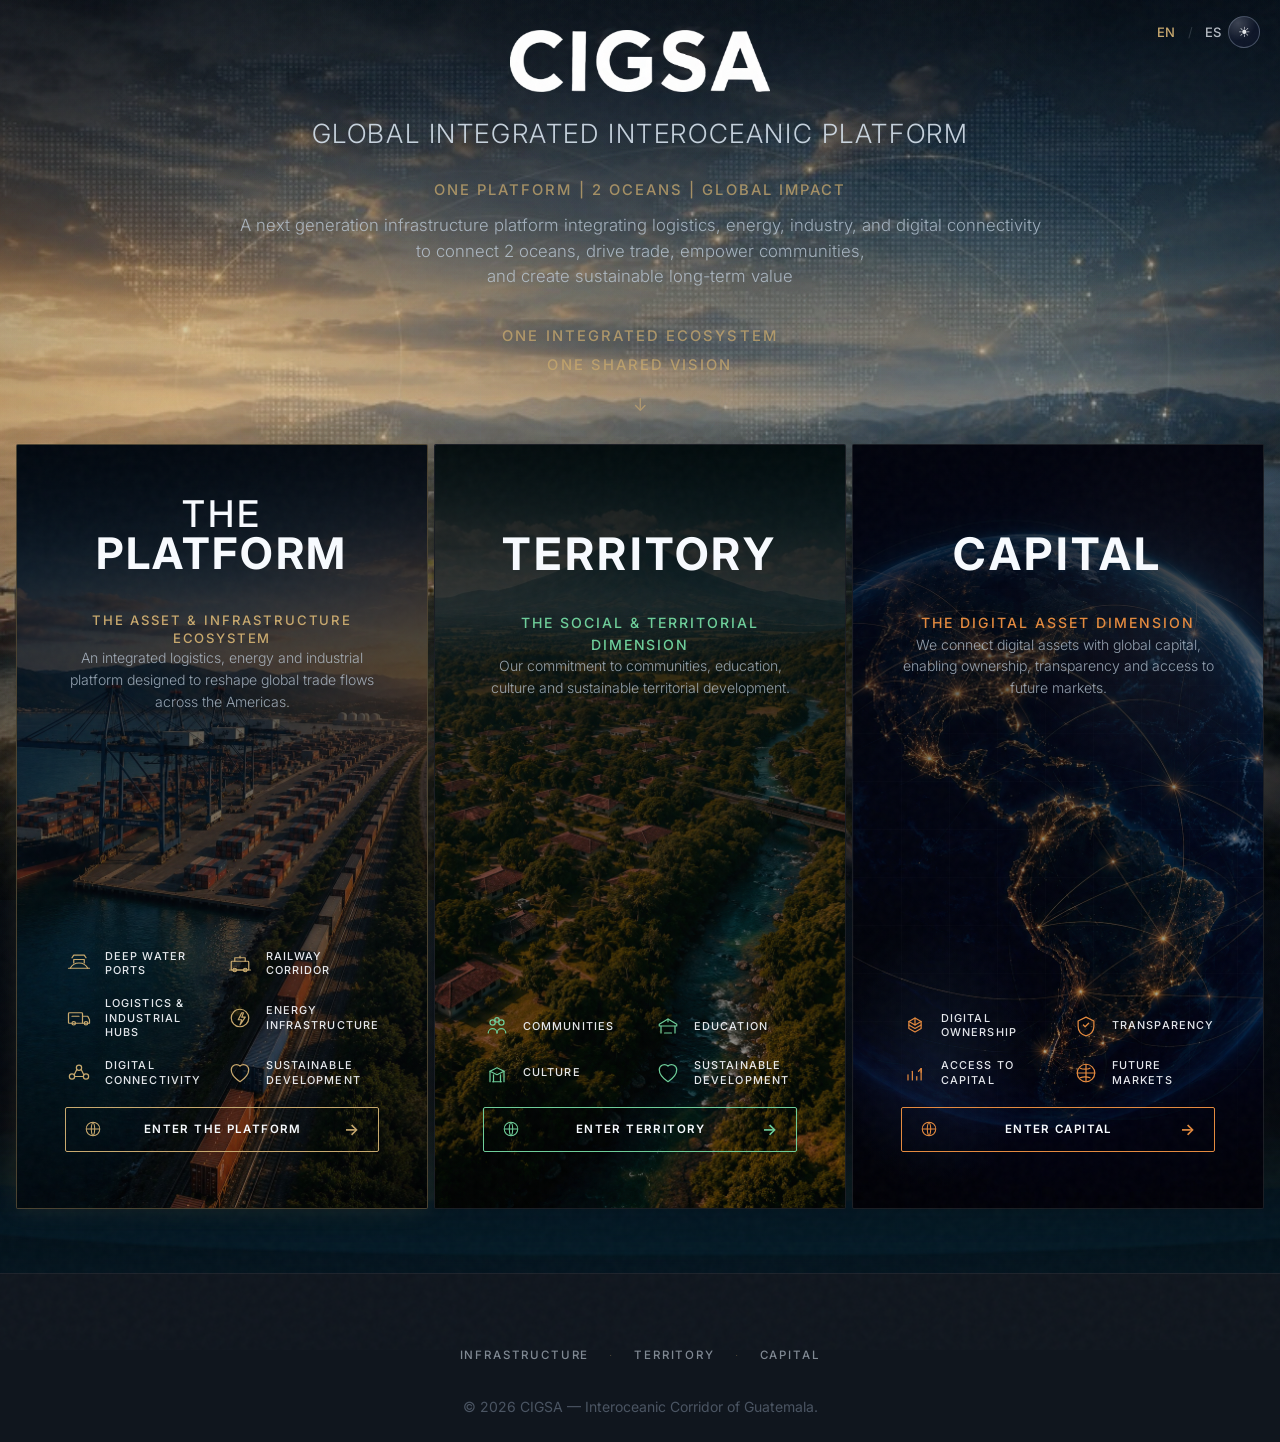
<file: index.html>
﻿<!DOCTYPE html>
<html lang="en">
<head>
    <meta charset="UTF-8">
    <meta name="viewport" content="width=device-width, initial-scale=1.0">
    <title>CIGSA — Global Integrated Interoceanic Infrastructure Platform</title>
    <meta name="description" content="CIGSA — Global Integrated Interoceanic Infrastructure Platform. A unified digital ecosystem connecting infrastructure, territorial development and institutional capital across Guatemala.">
    <link rel="stylesheet" href="styles.css">
    <link href="https://fonts.googleapis.com/css2?family=Inter:wght@300;400;500;600;700&family=JetBrains+Mono:wght@400;500;700&display=swap" rel="stylesheet">
    <script>
        (function () {
            var theme = localStorage.getItem('cigsa-theme');
            if (theme === 'light' || theme === 'dark') {
                document.documentElement.setAttribute('data-theme', theme);
            }
        })();
    </script>
</head>
<body class="home-page ecosystem-landing" data-page="index">
    <nav class="navbar navbar--ecosystem">
        <div class="nav-container nav-container--ecosystem">

            <div class="nav-right">
                <div class="lang-switch" aria-label="Language">
                    <button class="lang-btn" type="button" data-lang="en" aria-pressed="true">EN</button>
                    <span class="lang-sep">/</span>
                    <button class="lang-btn" type="button" data-lang="es" aria-pressed="false">ES</button>
                </div>
                <button class="theme-toggle" type="button" aria-label="Toggle light/dark theme">
                    <span class="theme-toggle__icon theme-toggle__icon--sun" aria-hidden="true">☀</span>
                    <span class="theme-toggle__icon theme-toggle__icon--moon" aria-hidden="true">☾</span>
                </button>
            </div>
        </div>
    </nav>
    <main class="ecosystem-home marine-portal marine-portal--page" id="ecosystem-home">
        <div class="ecosystem-bg marine-portal__ocean" aria-hidden="true">
            <div class="ecosystem-bg__photo">
                <img src="./img/platform-bg.png" alt="" loading="eager">
            </div>
            <div class="ecosystem-bg__night"></div>
            <div class="ecosystem-bg__satellite">
                <img src="./mapa.png" alt="" loading="eager">
            </div>
            <div class="ecosystem-bg__map">
                <img src="./mapa.png" alt="" loading="eager">
            </div>
            <div class="ecosystem-bg__grid-lines"></div>
            <svg class="ecosystem-bg__routes" viewBox="0 0 1440 900" preserveAspectRatio="xMidYMid slice" xmlns="http://www.w3.org/2000/svg">
                <path class="trade-route trade-route--atlantic" d="M 80 320 C 280 380, 420 440, 620 490 S 900 520, 1100 380" />
                <path class="trade-route trade-route--pacific" d="M 1360 260 C 1180 340, 980 420, 780 470 S 520 510, 320 600" />
                <path class="trade-route trade-route--corridor" d="M 620 490 C 680 470, 720 455, 780 470" />
                <path class="trade-route trade-route--north" d="M 720 455 C 740 320, 820 180, 980 120" />
                <path class="trade-route trade-route--south" d="M 720 455 C 700 580, 660 720, 580 820" />
                <circle class="trade-hub trade-hub--primary" cx="720" cy="468" r="5" />
                <circle class="trade-hub trade-hub--pulse" cx="720" cy="468" r="14" />
            </svg>
            <div class="ecosystem-bg__particles" aria-hidden="true"></div>
            <div class="marine-wave marine-wave--1"></div>
            <div class="marine-wave marine-wave--2"></div>
            <div class="marine-wave marine-wave--3"></div>
            <div class="ecosystem-bg__vignette"></div>
        </div>
        <section class="ecosystem-hero" id="hero" aria-labelledby="portal-title">
            <div class="ecosystem-hero__inner container">
                <p class="ecosystem-hero__brand">
                    <img src="./img/logocigsa.png" alt="Interoceanic Corridor of Guatemala" width="100" height="100">
                </p>
                <h1 id="portal-title" class="ecosystem-hero__title">
                    <span class="ecosystem-hero__line">GLOBAL INTEGRATED INTEROCEANIC PLATFORM</span>
                </h1>
                <p class="ecosystem-hero__tagline">
                    <span class="ecosystem-hero__tagline-head">ONE PLATFORM | 2 OCEANS | GLOBAL IMPACT</span>
                    <span class="ecosystem-hero__tagline-body">A next generation infrastructure platform integrating logistics, energy, industry, and digital connectivity<br>to connect 2 oceans, drive trade, empower communities,<br>and create sustainable long-term value</span>
                </p>
                <p class="ecosystem-hero__vision">
                    <span>ONE INTEGRATED ECOSYSTEM</span>
                    <span>ONE SHARED VISION</span>
                </p>
                <a href="#portals" class="ecosystem-hero__scroll" aria-label="Scroll to portals">
                    <span class="ecosystem-hero__scroll-line" aria-hidden="true"></span>
                    <span class="ecosystem-hero__scroll-icon" aria-hidden="true">↓</span>
                </a>
            </div>
        </section>

        <section class="ecosystem-portals" id="portals" aria-label="CIGSA portals">
      
            <div class="ecosystem-home__grid marine-portal__grid portal-panels" data-portal-panels>
                <a href="platform.html" class="portal-card portal-card--featured" data-portal-card>
                    <div class="portal-card__media" aria-hidden="true">
                        <img src="./barc01.jpeg" alt="" loading="lazy">
                    </div>
                    <div class="portal-card__overlay" aria-hidden="true"></div>
                    <div class="portal-card__content portal-card__content--platform">
                    <h2 class="portal-card__title portal-card__title--platform">
                        <span class="portal-card__title-the">THE</span>
                        <span class="portal-card__title-main">PLATFORM</span>
                    </h2>
                    <p class="portal-card__ecosystem">THE ASSET &amp; INFRASTRUCTURE ECOSYSTEM</p>
                    <p class="portal-card__desc">An integrated logistics, energy and industrial platform designed to reshape global trade flows across the Americas.</p>
                    <ul class="portal-card__infra-grid" aria-label="Platform infrastructure">
                        <li class="portal-card__infra-item">
                            <span class="portal-card__infra-icon" aria-hidden="true">
                                <svg viewBox="0 0 32 32" fill="none" stroke="currentColor" stroke-width="1.4" stroke-linecap="round" stroke-linejoin="round"><path d="M4 22h24"/><path d="M6 22c2-4 6-6 10-6s8 2 10 6"/><path d="M10 16V12h12v4"/><path d="M8 10l2-3h12l2 3"/></svg>
                            </span>
                            <span class="portal-card__infra-label">DEEP WATER PORTS</span>
                        </li>
                        <li class="portal-card__infra-item">
                            <span class="portal-card__infra-icon" aria-hidden="true">
                                <svg viewBox="0 0 32 32" fill="none" stroke="currentColor" stroke-width="1.4" stroke-linecap="round" stroke-linejoin="round"><rect x="6" y="14" width="20" height="10" rx="1"/><path d="M10 14V10h12v4"/><path d="M4 24h24"/><circle cx="10" cy="24" r="2"/><circle cx="22" cy="24" r="2"/><path d="M16 8v2"/></svg>
                            </span>
                            <span class="portal-card__infra-label">RAILWAY CORRIDOR</span>
                        </li>
                        <li class="portal-card__infra-item">
                            <span class="portal-card__infra-icon" aria-hidden="true">
                                <svg viewBox="0 0 32 32" fill="none" stroke="currentColor" stroke-width="1.4" stroke-linecap="round" stroke-linejoin="round"><rect x="4" y="10" width="16" height="12" rx="1"/><path d="M20 14h6l2 4v4h-8"/><circle cx="10" cy="22" r="2"/><circle cx="24" cy="22" r="2"/><path d="M8 14h8"/></svg>
                            </span>
                            <span class="portal-card__infra-label">LOGISTICS &amp; INDUSTRIAL HUBS</span>
                        </li>
                        <li class="portal-card__infra-item">
                            <span class="portal-card__infra-icon" aria-hidden="true">
                                <svg viewBox="0 0 32 32" fill="none" stroke="currentColor" stroke-width="1.4" stroke-linecap="round" stroke-linejoin="round"><circle cx="16" cy="16" r="10"/><path d="M18 10l-4 8h4l-2 6 6-9h-4l2-5z"/></svg>
                            </span>
                            <span class="portal-card__infra-label">ENERGY INFRASTRUCTURE</span>
                        </li>
                        <li class="portal-card__infra-item">
                            <span class="portal-card__infra-icon" aria-hidden="true">
                                <svg viewBox="0 0 32 32" fill="none" stroke="currentColor" stroke-width="1.4" stroke-linecap="round" stroke-linejoin="round"><circle cx="8" cy="20" r="3"/><circle cx="24" cy="20" r="3"/><circle cx="16" cy="10" r="3"/><path d="M10.5 18l3-6M21.5 18l-3-6M11 20h10"/></svg>
                            </span>
                            <span class="portal-card__infra-label">DIGITAL CONNECTIVITY</span>
                        </li>
                        <li class="portal-card__infra-item">
                            <span class="portal-card__infra-icon" aria-hidden="true">
                                <svg viewBox="0 0 32 32" fill="none" stroke="currentColor" stroke-width="1.4" stroke-linecap="round" stroke-linejoin="round"><path d="M16 26c-6-4-10-8-10-14a6 6 0 0 1 10-4 6 6 0 0 1 10 4c0 6-4 10-10 14z"/></svg>
                            </span>
                            <span class="portal-card__infra-label">SUSTAINABLE DEVELOPMENT</span>
                        </li>
                    </ul>
                    <span class="portal-card__cta portal-card__cta--platform">
                        <span class="portal-card__cta-globe" aria-hidden="true">
                            <svg viewBox="0 0 24 24" fill="none" stroke="currentColor" stroke-width="1.4"><circle cx="12" cy="12" r="9"/><path d="M3 12h18M12 3c3 3 3 15 0 18M12 3c-3 3-3 15 0 18"/></svg>
                        </span>
                        <span class="portal-card__cta-text">ENTER THE PLATFORM</span>
                        <span class="portal-card__cta-arrow" aria-hidden="true">→</span>
                    </span>
                    </div>
                </a>
                <a href="https://www.larutadelfuturo.com/" class="portal-card portal-card--ruta" target="_blank" rel="noopener noreferrer" data-portal-card>
                    <div class="portal-card__media portal-card__media--territory" aria-hidden="true">
                        <img src="./barc.jpeg" alt="" loading="lazy">
                    </div>
                    <div class="portal-card__overlay" aria-hidden="true"></div>
                    <div class="portal-card__content portal-card__content--territory">
                        <br>
                    <h2 class="portal-card__title portal-card__title--territory">TERRITORY</h2>
                    <p class="portal-card__layer portal-card__layer--territory">The Social &amp; Territorial Dimension</p>
                  
                    <p class="portal-card__desc portal-card__desc--territory">Our commitment to communities, education, culture and sustainable territorial development.</p>
                    <ul class="portal-card__territory-grid" aria-label="Territory pillars">
                        <li class="portal-card__territory-grid-item">
                            <span class="portal-card__territory-grid-icon" aria-hidden="true">
                                <svg viewBox="0 0 32 32" fill="none" stroke="currentColor" stroke-width="1.4" stroke-linecap="round" stroke-linejoin="round"><circle cx="11" cy="12" r="3"/><circle cx="21" cy="12" r="3"/><path d="M6 24c0-3 2.5-5 5-5s5 2 5 5"/><path d="M16 24c0-3 2.5-5 5-5s5 2 5 5"/><circle cx="16" cy="9" r="2.5"/></svg>
                            </span>
                            <span class="portal-card__territory-grid-label">COMMUNITIES</span>
                        </li>
                        <li class="portal-card__territory-grid-item">
                            <span class="portal-card__territory-grid-icon" aria-hidden="true">
                                <svg viewBox="0 0 32 32" fill="none" stroke="currentColor" stroke-width="1.4" stroke-linecap="round" stroke-linejoin="round"><path d="M6 14l10-6 10 6v2H6v-2z"/><path d="M8 16v8"/><path d="M24 16v8"/><path d="M12 24h8"/><path d="M16 8v3"/></svg>
                            </span>
                            <span class="portal-card__territory-grid-label">EDUCATION</span>
                        </li>
                        <li class="portal-card__territory-grid-item">
                            <span class="portal-card__territory-grid-icon" aria-hidden="true">
                                <svg viewBox="0 0 32 32" fill="none" stroke="currentColor" stroke-width="1.4" stroke-linecap="round" stroke-linejoin="round"><path d="M8 26V14l8-4 8 4v12"/><path d="M8 14l8 4 8-4"/><path d="M12 18v8"/><path d="M20 18v8"/><path d="M11 26h10"/></svg>
                            </span>
                            <span class="portal-card__territory-grid-label">CULTURE</span>
                        </li>
                        <li class="portal-card__territory-grid-item">
                            <span class="portal-card__territory-grid-icon" aria-hidden="true">
                                <svg viewBox="0 0 32 32" fill="none" stroke="currentColor" stroke-width="1.4" stroke-linecap="round" stroke-linejoin="round"><path d="M16 26c-6-4-10-8-10-14a6 6 0 0 1 10-4 6 6 0 0 1 10 4c0 6-4 10-10 14z"/></svg>
                            </span>
                            <span class="portal-card__territory-grid-label">SUSTAINABLE DEVELOPMENT</span>
                        </li>
                    </ul>
                    <span class="portal-card__cta portal-card__cta--territory">
                        <span class="portal-card__cta-globe" aria-hidden="true">
                            <svg viewBox="0 0 24 24" fill="none" stroke="currentColor" stroke-width="1.4"><circle cx="12" cy="12" r="9"/><path d="M3 12h18M12 3c3 3 3 15 0 18M12 3c-3 3-3 15 0 18"/></svg>
                        </span>
                        <span class="portal-card__cta-text">ENTER TERRITORY</span>
                        <span class="portal-card__cta-arrow" aria-hidden="true">→</span>
                    </span>
                    </div>
                </a>
                <a href="https://coingt.com/index.html" class="portal-card portal-card--coingt" target="_blank" rel="noopener noreferrer" data-portal-card>
                    <div class="portal-card__media portal-card__media--capital" aria-hidden="true">
                        <img src="./Coin.jpeg" alt="" loading="lazy">
                    </div>
                    <div class="portal-card__overlay" aria-hidden="true"></div>
                    <div class="portal-card__content portal-card__content--capital">
                        <br>
                    <h2 class="portal-card__title portal-card__title--capital">CAPITAL</h2>
                    <p class="portal-card__layer">The Digital Asset  dimension</p>
                   
                    <p class="portal-card__desc portal-card__desc--capital">We connect digital assets with global capital, enabling ownership, transparency and access to future markets.</p>
                    <ul class="portal-card__capital-grid" aria-label="Capital capabilities">
                        <li class="portal-card__capital-grid-item">
                            <span class="portal-card__capital-grid-icon" aria-hidden="true">
                                <svg viewBox="0 0 32 32" fill="none" stroke="currentColor" stroke-width="1.4" stroke-linecap="round" stroke-linejoin="round"><path d="M16 8l7 4v8l-7 4-7-4v-8l7-4z"/><path d="M16 8v8"/><path d="M9 12l7 4 7-4"/><path d="M23 16l-7 4-7-4"/></svg>
                            </span>
                            <span class="portal-card__capital-grid-label">DIGITAL OWNERSHIP</span>
                        </li>
                        <li class="portal-card__capital-grid-item">
                            <span class="portal-card__capital-grid-icon" aria-hidden="true">
                                <svg viewBox="0 0 32 32" fill="none" stroke="currentColor" stroke-width="1.4" stroke-linecap="round" stroke-linejoin="round"><path d="M16 7l9 4.5v6c0 5.5-4 9.5-9 11-5-1.5-9-5.5-9-11v-6L16 7z"/><path d="M13 16l2 2 4-4"/></svg>
                            </span>
                            <span class="portal-card__capital-grid-label">TRANSPARENCY</span>
                        </li>
                        <li class="portal-card__capital-grid-item">
                            <span class="portal-card__capital-grid-icon" aria-hidden="true">
                                <svg viewBox="0 0 32 32" fill="none" stroke="currentColor" stroke-width="1.4" stroke-linecap="round" stroke-linejoin="round"><path d="M8 24V18"/><path d="M13 24V14"/><path d="M18 24V20"/><path d="M23 24V11"/><path d="M23 11l-3 3"/><path d="M23 11v4"/></svg>
                            </span>
                            <span class="portal-card__capital-grid-label">ACCESS TO CAPITAL</span>
                        </li>
                        <li class="portal-card__capital-grid-item">
                            <span class="portal-card__capital-grid-icon" aria-hidden="true">
                                <svg viewBox="0 0 32 32" fill="none" stroke="currentColor" stroke-width="1.4" stroke-linecap="round" stroke-linejoin="round"><circle cx="16" cy="16" r="10"/><path d="M16 6v20"/><path d="M6 16h20"/><path d="M9.5 10.5c2.5 1.5 8.5 1.5 11 0"/><path d="M9.5 21.5c2.5-1.5 8.5-1.5 11 0"/></svg>
                            </span>
                            <span class="portal-card__capital-grid-label">FUTURE MARKETS</span>
                        </li>
                    </ul>
                    <span class="portal-card__cta portal-card__cta--capital">
                        <span class="portal-card__cta-globe" aria-hidden="true">
                            <svg viewBox="0 0 24 24" fill="none" stroke="currentColor" stroke-width="1.4"><circle cx="12" cy="12" r="9"/><path d="M3 12h18M12 3c3 3 3 15 0 18M12 3c-3 3-3 15 0 18"/></svg>
                        </span>
                        <span class="portal-card__cta-text">ENTER CAPITAL</span>
                        <span class="portal-card__cta-arrow" aria-hidden="true">→</span>
                    </span>
                    </div>
                </a>
            </div>
            </div>
         
        </section>
    </main>

    <footer class="footer footer-ecosystem">
        <div class="container footer-content">
            <p class="ecosystem-home__footnote ecosystem-home__footnote--footer">
                <a href="platform.html" class="ecosystem-home__footnote-item">Infrastructure</a>
                <a href="https://www.larutadelfuturo.com/" class="ecosystem-home__footnote-item" target="_blank" rel="noopener noreferrer">Territory</a>
                <a href="https://coingt.com/index.html" class="ecosystem-home__footnote-item" target="_blank" rel="noopener noreferrer">Capital</a>
            </p>
            <p class="footer-copy">© 2026 CIGSA — Interoceanic Corridor of Guatemala.</p>
        </div>
    </footer>

    <script src="translations.js"></script>
    <script src="translations-pages.js"></script>
    <script src="i18n.js"></script>
    <script src="script.js"></script>
</body>
</html>
</file>
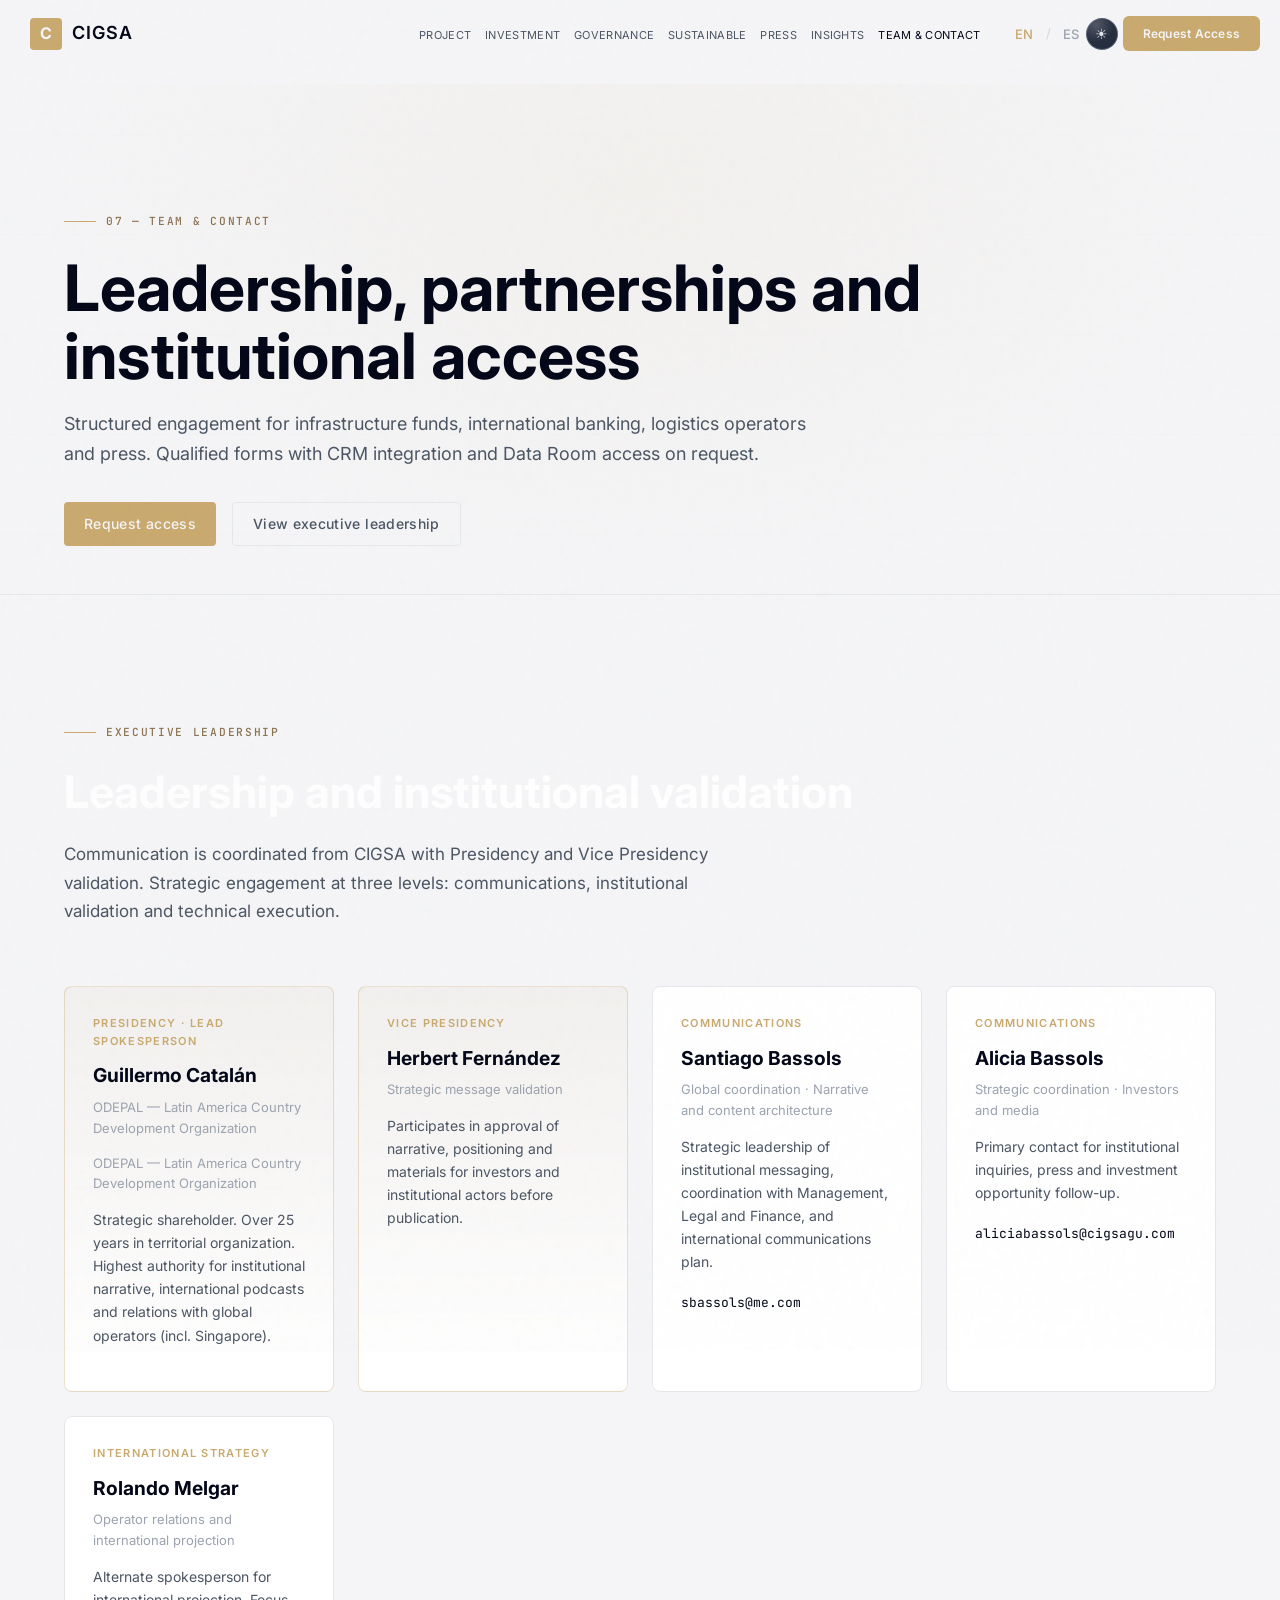
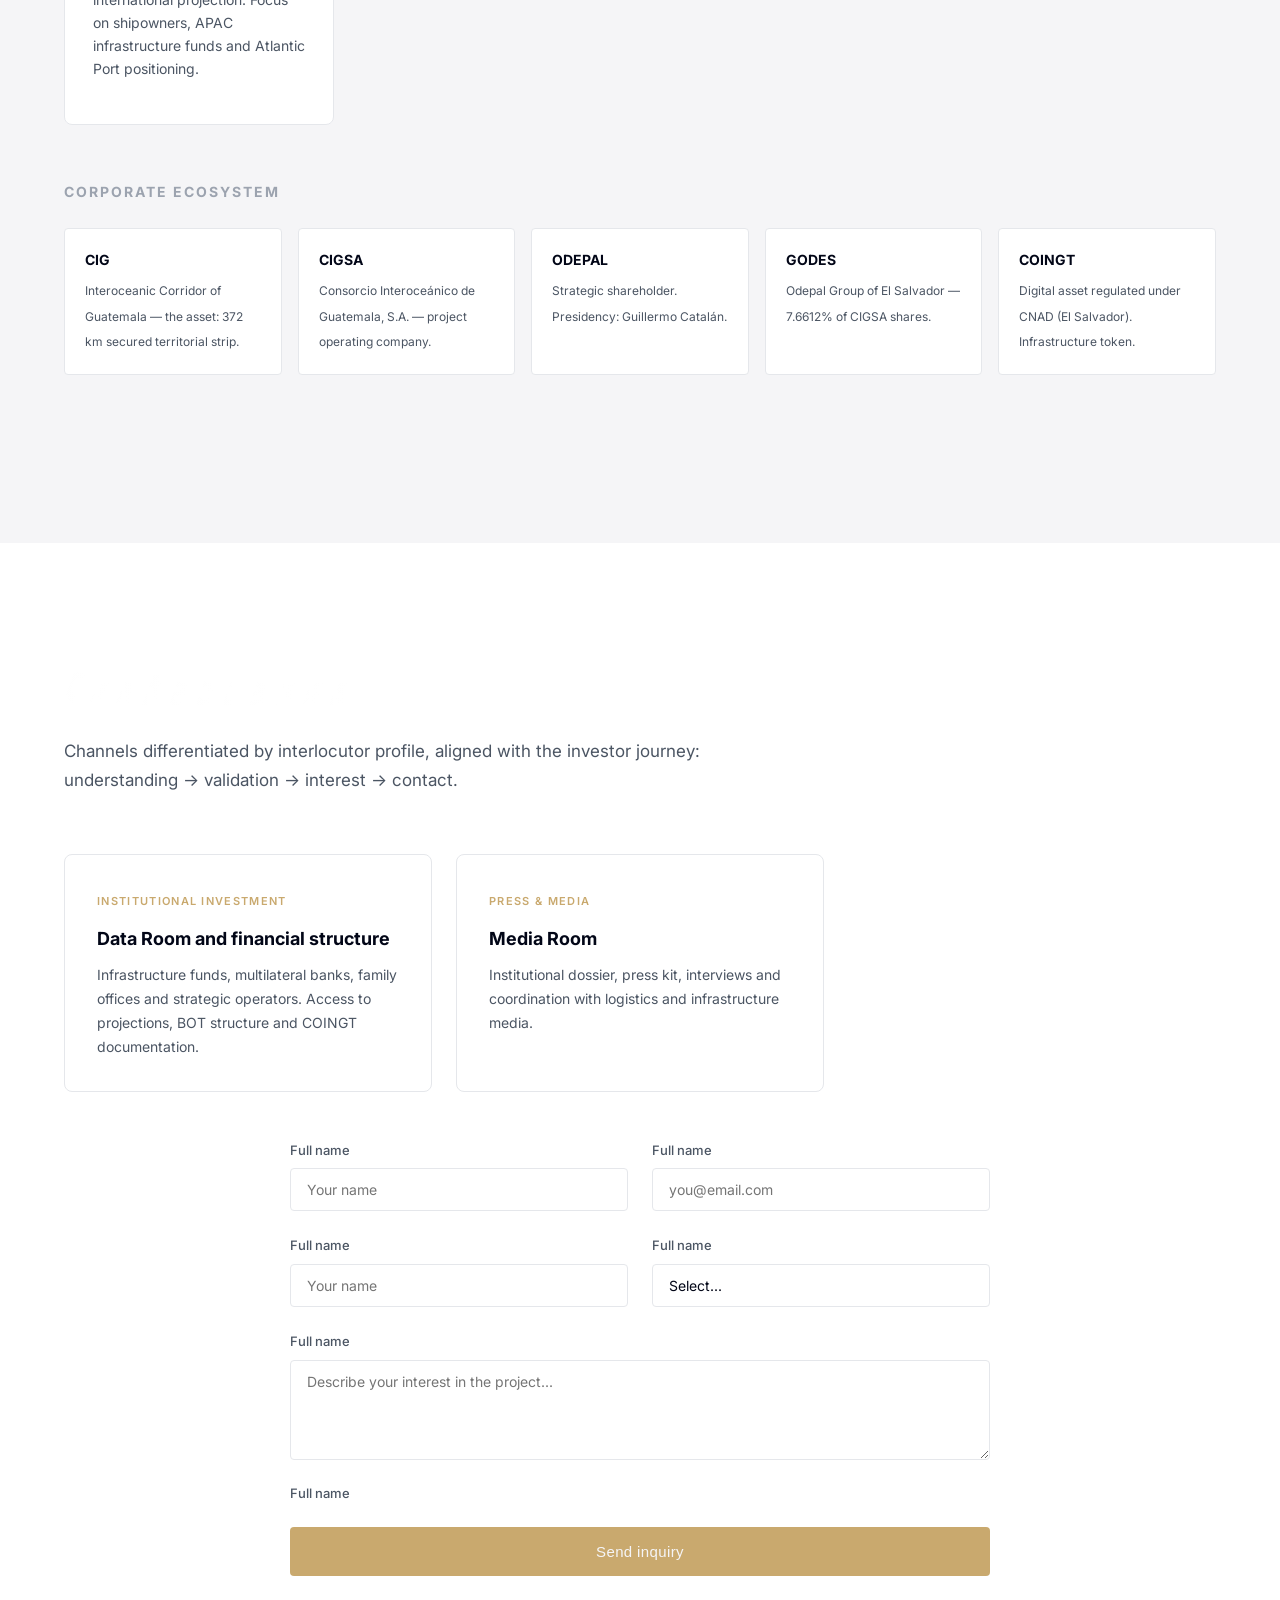
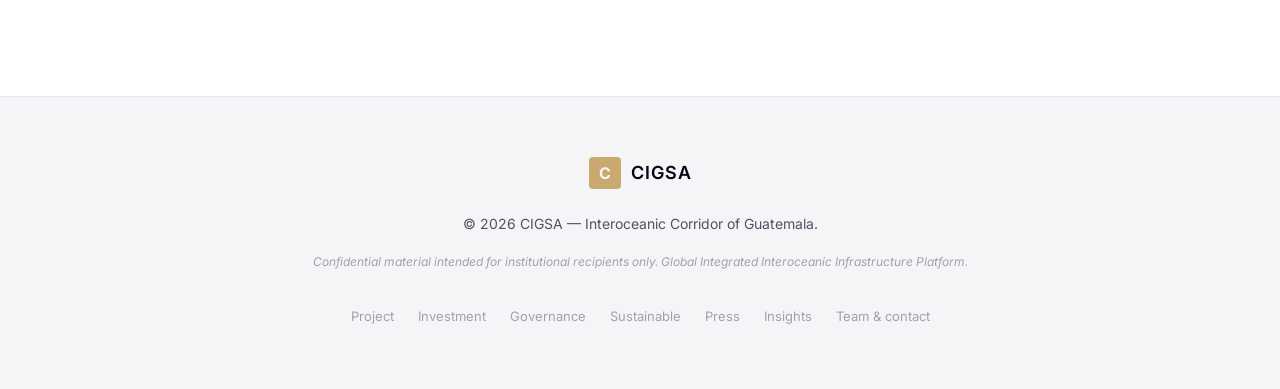
<file: equipo-contacto.html>
﻿<!DOCTYPE html>
<html lang="en">
<head>
    <meta charset="UTF-8">
    <meta name="viewport" content="width=device-width, initial-scale=1.0">
    <title>Team & Contact — CIGSA</title>
    <link rel="stylesheet" href="styles.css">
    <link href="https://fonts.googleapis.com/css2?family=Inter:wght@300;400;500;600;700&family=JetBrains+Mono:wght@400;500;700&display=swap" rel="stylesheet">
</head>
<body data-page="equipo-contacto">
    <nav class="navbar">
        <div class="nav-container">
            <a href="index.html" class="nav-logo">
                <span class="logo-icon">C</span>
                <span class="logo-text">CIGSA</span>
            </a>
            <div class="nav-menu">
            <ul class="nav-links">
                <li><a href="proyecto.html">PROJECT</a></li>
                <li><a href="inversion.html">INVESTMENT</a></li>
                <li><a href="gobernanza.html">GOVERNANCE</a></li>
                <li><a href="platform.html#sustainability">SUSTAINABLE</a></li>
                <li><a href="prensa.html">PRESS</a></li>
                <li><a href="insights.html">INSIGHTS</a></li>
                <li><a href="equipo-contacto.html" class="active">TEAM & CONTACT</a></li>
            </ul>
            <div class="nav-right">
                <div class="lang-switch" aria-label="Language">
                    <button class="lang-btn" type="button" data-lang="en" aria-pressed="true">EN</button>
                    <span class="lang-sep">/</span>
                    <button class="lang-btn" type="button" data-lang="es" aria-pressed="false">ES</button>
                </div>
                <button class="theme-toggle" type="button" aria-label="Toggle light/dark theme">
                    <span class="theme-toggle__icon theme-toggle__icon--sun" aria-hidden="true">☀</span>
                    <span class="theme-toggle__icon theme-toggle__icon--moon" aria-hidden="true">☾</span>
                </button>
                <a href="equipo-contacto.html" class="btn-investor">Request Access</a>
            </div>
            </div>
            <button class="mobile-toggle" aria-label="Menu">
                <span></span><span></span><span></span>
            </button>
        </div>
    </nav>

    <main class="page-main">
        <section class="page-hero">
            <div class="container">
                <p class="section-tag">07 — TEAM & CONTACT</p>
                <h1>Leadership, partnerships, and institutional access</h1>
                <p class="hero-subtitle">Structured engagement for infrastructure funds, international banking, logistics operators, and press. Qualified forms with CRM integration and Data Room access on request.</p>
                <div class="hero-buttons">
                    <a href="#contactForm" class="btn btn-primary">Request Access</a>
                    <a href="#liderazgo" class="btn btn-outline">View executive leadership</a>
                </div>
            </div>
        </section>

        <section class="section" id="liderazgo">
            <div class="container">
                <p class="section-tag">EXECUTIVE LEADERSHIP</p>
                <h2>Leadership and institutional validation</h2>
                <p class="section-desc">Communications are coordinated from CIGSA with validation from the Presidency and Vice Presidency. Strategic engagement at three levels: communications leadership, institutional validation, and technical execution.</p>

                <div class="leadership-grid">
                    <article class="leader-card featured">
                        <span class="leader-role">Presidency</span>
                        <h3>Guillermo Catalán</h3>
                        <span class="leader-title">ODEPAL — Latin American Country Development Organization</span>
                        <span class="leader-title">CIG</span>
                        <p>Strategic shareholder of the project. Over 25 years in territorial organization. Highest authority for institutional narrative, international podcasts, and relations with global operators (including Singapore).</p>
                    </article>
                    <article class="leader-card featured">
                        <span class="leader-role">Vice Presidency</span>
                        <h3>Herbert Fernández</h3>
                        <span class="leader-title">Strategic message validation</span>
                        <p>Participates in approving narrative, positioning, and materials for investors and institutional stakeholders before publication.</p>
                    </article>
                    <article class="leader-card">
                       <span class="leader-role">Board Member of CIG</span>
                        <h3>Santiago Bassols</h3>
                        <span class="leader-title">Strategic coordination · Investors and media</span>
                        <p>Primary contact for institutional inquiries, press, and investment opportunity follow-up.</p>
                        <a href="mailto:sbassols@me.com" class="leader-contact">sbassols@me.com</a>
                    </article>
                    <article class="leader-card">
                        <span class="leader-role">Communications</span>
                        <h3>Alicia Bassols</h3>
                        <span class="leader-title">Global coordination · Narrative and content architecture</span>
                        <p>Strategic leadership of the institutional message, coordination with Management, Legal, and Finance, and management of the international communications plan.</p>
                        <a href="mailto:aliciabassols@cigsagu.com" class="leader-contact">aliciabassols@cigsagu.com</a>
                    </article>
                    <article class="leader-card">
                        <span class="leader-role">International strategy</span>
                        <h3>Rolando Melgar</h3>
                        <span class="leader-title">Operator relations and international projection</span>
                        <p>Alternate spokesperson for international projection. Focus on shipping lines, APAC infrastructure funds, and positioning the Atlantic Port as the pitch anchor.</p>
                    </article>
                </div>

                <h3 class="bot-title" style="margin-bottom: 24px;">Corporate ecosystem</h3>
                <div class="ecosystem-grid">
                    <div class="ecosystem-card">
                        <strong>CIG</strong>
                        <span>Interoceanic Corridor of Guatemala — the asset: 372 km of secured territorial corridor.</span>
                    </div>
                    <div class="ecosystem-card">
                        <strong>CIGSA</strong>
                        <span>Consorcio Interoceánico de Guatemala, S.A. — project operating company.</span>
                    </div>
                    <div class="ecosystem-card">
                        <strong>ODEPAL</strong>
                        <span>Strategic shareholder. Presidency: Guillermo Catalán.</span>
                    </div>
                    <div class="ecosystem-card">
                        <strong>GODES</strong>
                        <span>Grupo Odepal de El Salvador — 7.6612% of CIGSA shares.</span>
                    </div>
                    <div class="ecosystem-card">
                        <strong>COINGT</strong>
                        <span>Regulated digital asset under CNAD (El Salvador). Infrastructure token.</span>
                    </div>
                </div>
            </div>
        </section>

        <section class="section section-dark">
            <div class="container">
                <h2>Contact areas</h2>
                <p class="section-desc">Channels differentiated by stakeholder profile, aligned with the investor journey: understanding → validation → interest → contact.</p>

                <div class="team-grid">
                    <article class="team-card">
                        <span class="card-meta">INSTITUTIONAL INVESTMENT</span>
                        <h3>Data Room and financial structure</h3>
                        <p class="team-detail">Infrastructure funds, multilateral banking, family offices, and strategic operators. Access to projections, BOT structure, and COINGT documentation.</p>
                    </article>
                    <article class="team-card">
                        <span class="card-meta">PRESS & MEDIA</span>
                        <h3>Media Room</h3>
                        <p class="team-detail">Institutional dossier, press kit, interviews, and coordination with media specialized in logistics and infrastructure.</p>
                    </article>
                    <article class="team-card">
                        <span class="card-meta">PARTNERSHIPS</span>
                        <h3>Operators and partners</h3>
                        <p class="team-detail">Shipping lines, port terminals, energy, industrial logistics, and economic development platforms in the free-trade zone.</p>
                    </article>
                </div>

                <form class="contact-form" id="contactForm">
                    <div class="form-group">
                        <label>Full name</label>
                        <input type="text" placeholder="Your name" required>
                    </div>
                    <div class="form-group">
                        <label>Email</label>
                        <input type="email" placeholder="you@email.com" required>
                    </div>
                    <div class="form-group">
                        <label>Organization</label>
                        <input type="text" placeholder="Company or institution">
                    </div>
                    <div class="form-group">
                        <label>Inquiry type</label>
                        <select required>
                            <option value="">Select...</option>
                            <option>Institutional investor / Data Room</option>
                            <option>Strategic partner / Operator</option>
                            <option>Press / Media</option>
                            <option>Embassy / Institution</option>
                            <option>Other</option>
                        </select>
                    </div>
                    <div class="form-group full-width">
                        <label>Message</label>
                        <textarea rows="4" placeholder="Describe your interest in the project..."></textarea>
                    </div>
                    <div class="form-group full-width">
                        <label class="checkbox-label">
                            <input type="checkbox" required>
                            <span>I authorize CIGSA to process my personal data to respond to this inquiry, in accordance with applicable data protection regulations.</span>
                        </label>
                    </div>
                    <button type="submit" class="btn btn-primary btn-submit">Submit inquiry</button>
                </form>
            </div>
        </section>
    </main>

    <footer class="footer">
        <div class="container footer-content">
            <div class="footer-logo">
                <span class="logo-icon">C</span>
                <span class="logo-text">CIGSA</span>
            </div>
            <p class="footer-copy">© 2026 CIGSA — Interoceanic Corridor of Guatemala.</p>
            <p class="footer-disclaimer">Confidential material intended for institutional recipients only.</p>
            <ul class="footer-links">
                <li><a href="proyecto.html">Project</a></li>
                <li><a href="inversion.html">Investment</a></li>
                <li><a href="gobernanza.html">Governance</a></li>
                <li><a href="innovacion.html">Innovation</a></li>
                <li><a href="prensa.html">Press</a></li>
                <li><a href="insights.html">Insights</a></li>
                <li><a href="equipo-contacto.html">Team & Contact</a></li>
            </ul>
        </div>
    </footer>
<script src="translations.js"></script>
<script src="translations-pages.js"></script>
<script src="i18n.js"></script>
<script src="script.js"></script>
</body>
</html>
</file>
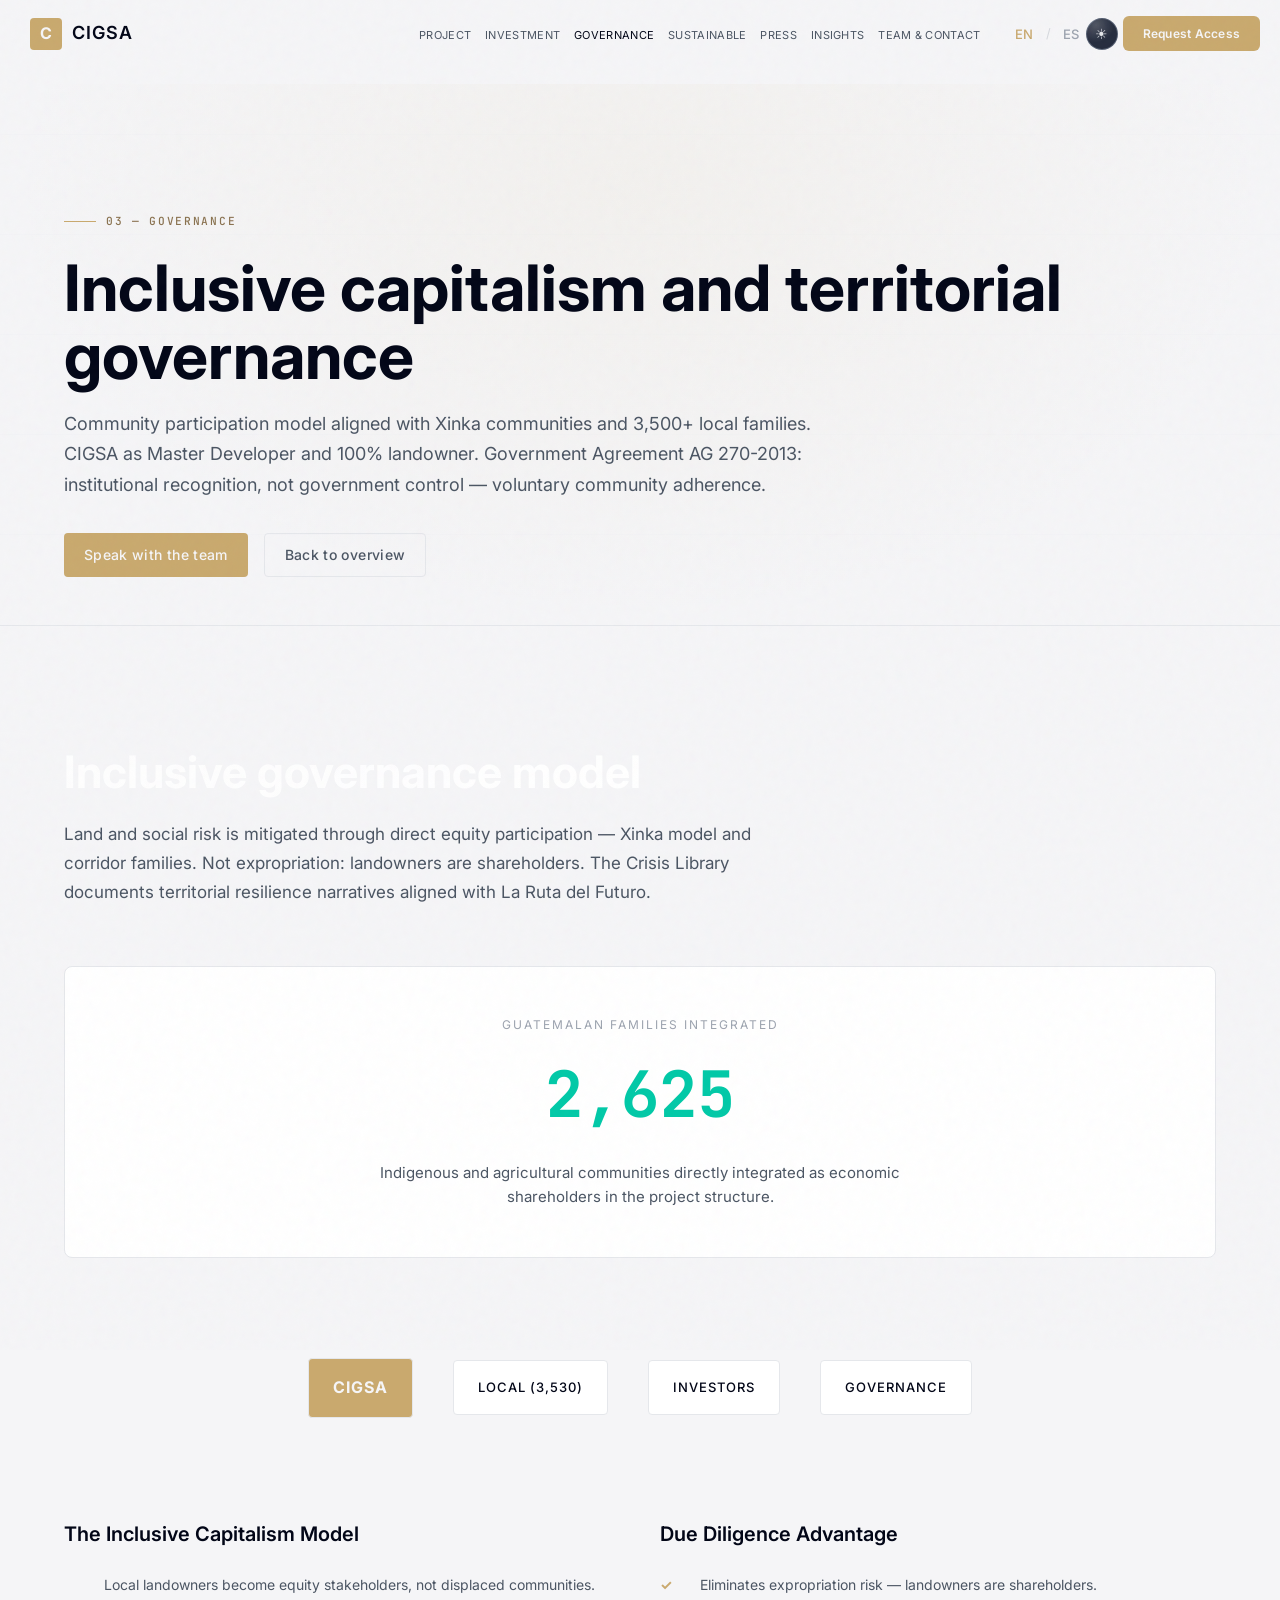
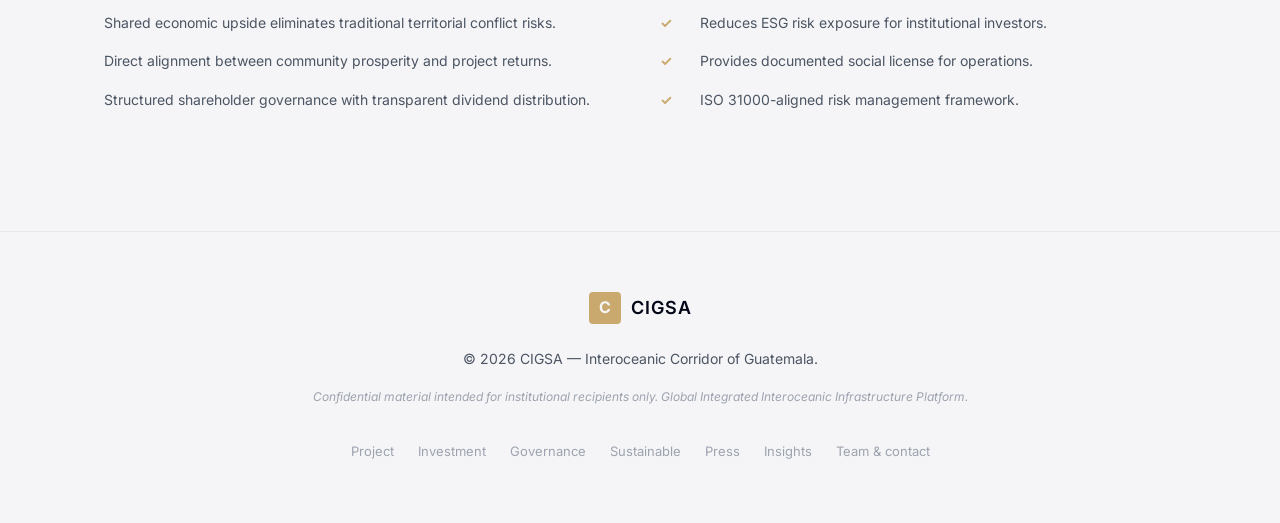
<file: gobernanza.html>
﻿<!DOCTYPE html>
<html lang="en">
<head>
    <meta charset="UTF-8">
    <meta name="viewport" content="width=device-width, initial-scale=1.0">
    <title>Governance — CIGSA</title>
    <link rel="stylesheet" href="styles.css">
    <link href="https://fonts.googleapis.com/css2?family=Inter:wght@300;400;500;600;700&family=JetBrains+Mono:wght@400;500;700&display=swap" rel="stylesheet">
</head>
<body data-page="gobernanza">
    <nav class="navbar">
        <div class="nav-container">
            <a href="index.html" class="nav-logo">
                <span class="logo-icon">C</span>
                <span class="logo-text">CIGSA</span>
            </a>
            <div class="nav-menu">
            <ul class="nav-links">
                <li><a href="proyecto.html">PROJECT</a></li>
                <li><a href="inversion.html">INVESTMENT</a></li>
                <li><a href="gobernanza.html" class="active">GOVERNANCE</a></li>
                <li><a href="platform.html#sustainability">SUSTAINABLE</a></li>
                <li><a href="prensa.html">PRESS</a></li>
                <li><a href="insights.html">INSIGHTS</a></li>
                <li><a href="equipo-contacto.html">TEAM & CONTACT</a></li>
            </ul>
            <div class="nav-right">
                <div class="lang-switch" aria-label="Language">
                    <button class="lang-btn" type="button" data-lang="en" aria-pressed="true">EN</button>
                    <span class="lang-sep">/</span>
                    <button class="lang-btn" type="button" data-lang="es" aria-pressed="false">ES</button>
                </div>
                <button class="theme-toggle" type="button" aria-label="Toggle light/dark theme">
                    <span class="theme-toggle__icon theme-toggle__icon--sun" aria-hidden="true">☀</span>
                    <span class="theme-toggle__icon theme-toggle__icon--moon" aria-hidden="true">☾</span>
                </button>
                <a href="equipo-contacto.html" class="btn-investor">Request Access</a>
            </div>
            </div>
            <button class="mobile-toggle" aria-label="Menu">
                <span></span><span></span><span></span>
            </button>
        </div>
    </nav>

    <main class="page-main">
        <section class="page-hero">
            <div class="container">
                <p class="section-tag">03 — GOVERNANCE</p>
                <h1>Inclusive capitalism and territorial governance</h1>
                <p class="hero-subtitle">Community participation model aligned with Xinka communities and 3,500+ local families. CIGSA as Master Developer and owner of 100% of the land. Government Agreement AG 270-2013: institutional recognition, not government control — voluntary community adherence.</p>
                <div class="hero-buttons">
                    <a href="equipo-contacto.html" class="btn btn-primary">Speak with the team</a>
                    <a href="index.html" class="btn btn-outline">Back to overview</a>
                </div>
            </div>
        </section>

        <section class="section">
            <div class="container">
                <h2>Inclusive governance model</h2>
                <p class="section-desc">Land and social risk is mitigated through direct equity participation — the Xinka model and corridor families. This is not expropriation: landowners are shareholders. The Crisis Library documents territorial resilience narratives aligned with La Ruta del Futuro.</p>

                <div class="governance-highlight">
                    <span class="gov-label">Local Guatemalan Families</span>
                    <span class="gov-value">3,530</span>
                    <p>Indigenous and agricultural communities directly integrated as economic shareholders in the project structure.</p>
                </div>

                <div class="governance-diagram">
                    <div class="diagram-node center-node">CIGSA</div>
                    <div class="diagram-node left-node">LOCAL (3,530)</div>
                    <div class="diagram-node right-node">INVESTORS</div>
                    <div class="diagram-node bottom-node">GOVERNANCE</div>
                </div>

                <div class="governance-columns">
                    <div class="gov-column">
                        <h3>The Inclusive Capitalism Model</h3>
                        <ul class="gov-list">
                            <li><span class="list-num">01</span>Local landowners become equity stakeholders, not displaced communities.</li>
                            <li><span class="list-num">02</span>Shared economic upside eliminates traditional territorial conflict risks.</li>
                            <li><span class="list-num">03</span>Direct alignment between community prosperity and project returns.</li>
                            <li><span class="list-num">04</span>Structured shareholder governance with transparent dividend distribution.</li>
                        </ul>
                    </div>
                    <div class="gov-column">
                        <h3>Due Diligence Advantage</h3>
                        <ul class="gov-list checkmarks">
                            <li>Eliminates expropriation risk — landowners are shareholders.</li>
                            <li>Reduces ESG risk exposure for institutional investors.</li>
                            <li>Provides documented social license for operations.</li>
                            <li>ISO 31000-aligned risk management framework.</li>
                        </ul>
                    </div>
                </div>
            </div>
        </section>
    </main>

    <footer class="footer">
        <div class="container footer-content">
            <div class="footer-logo">
                <span class="logo-icon">C</span>
                <span class="logo-text">CIGSA</span>
            </div>
            <p class="footer-copy">© 2026 CIGSA — Interoceanic Corridor of Guatemala.</p>
            <p class="footer-disclaimer">This material is confidential and intended for institutional recipients only.</p>
            <ul class="footer-links">
                <li><a href="proyecto.html">Project</a></li>
                <li><a href="inversion.html">Investment</a></li>
                <li><a href="gobernanza.html">Governance</a></li>
                <li><a href="innovacion.html">Innovation</a></li>
                <li><a href="prensa.html">Press</a></li>
                <li><a href="insights.html">Insights</a></li>
                <li><a href="equipo-contacto.html">Team & Contact</a></li>
            </ul>
        </div>
    </footer>
<script src="translations.js"></script>
<script src="translations-pages.js"></script>
<script src="i18n.js"></script>
<script src="script.js"></script>
</body>
</html>
</file>
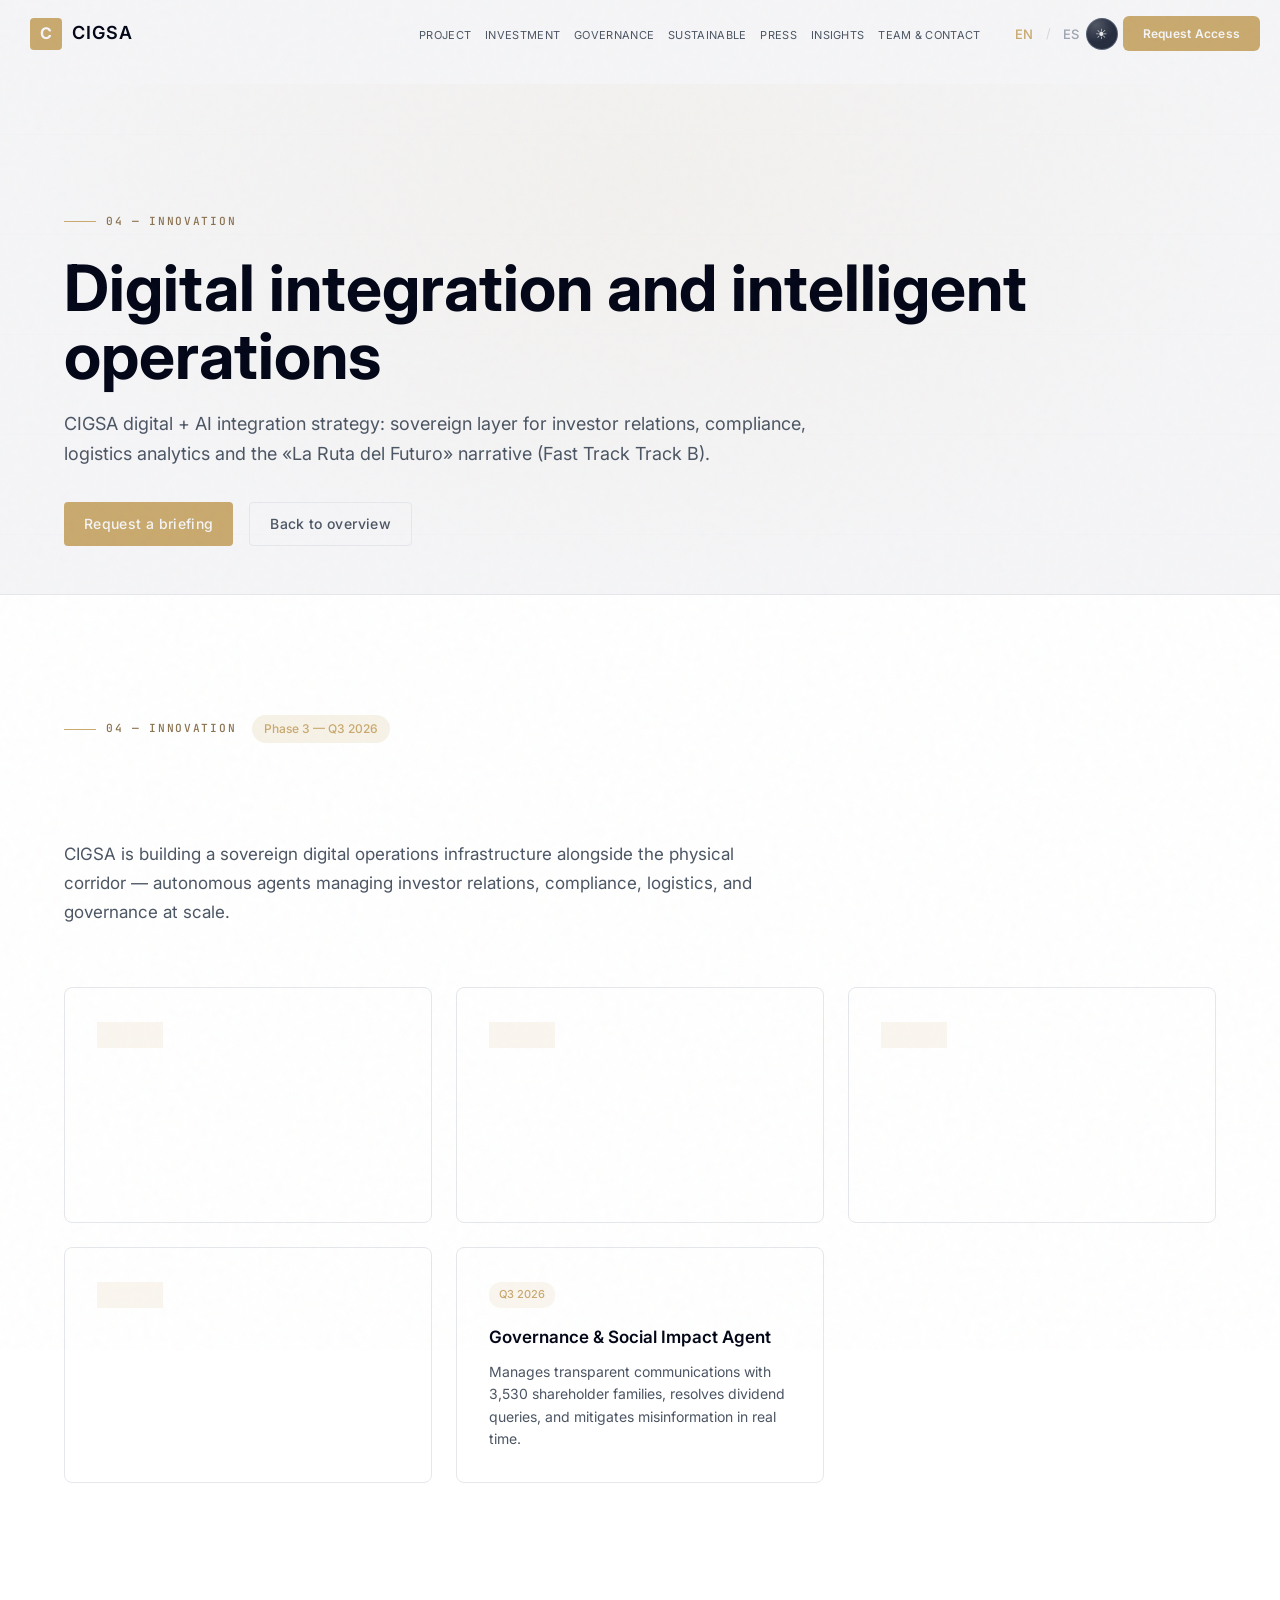
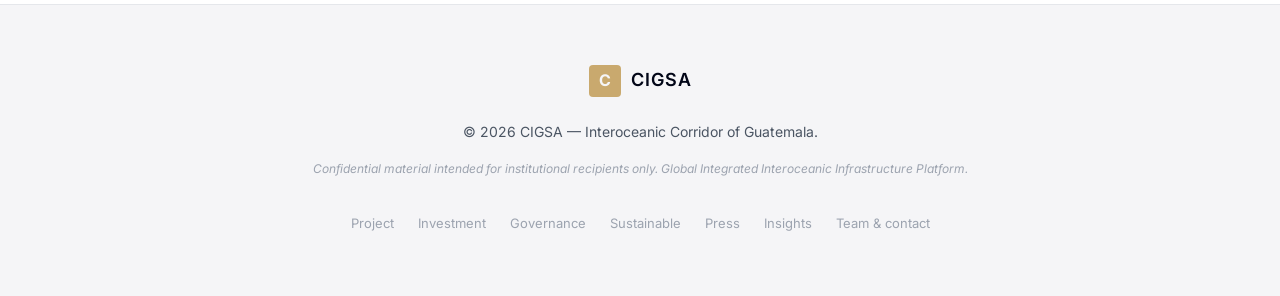
<file: innovacion.html>
﻿<!DOCTYPE html>
<html lang="en">
<head>
    <meta charset="UTF-8">
    <meta name="viewport" content="width=device-width, initial-scale=1.0">
    <title>Innovation — CIGSA</title>
    <link rel="stylesheet" href="styles.css">
    <link href="https://fonts.googleapis.com/css2?family=Inter:wght@300;400;500;600;700&family=JetBrains+Mono:wght@400;500;700&display=swap" rel="stylesheet">
</head>
<body data-page="innovacion">
    <nav class="navbar">
        <div class="nav-container">
            <a href="index.html" class="nav-logo">
                <span class="logo-icon">C</span>
                <span class="logo-text">CIGSA</span>
            </a>
            <div class="nav-menu">
            <ul class="nav-links">
                <li><a href="proyecto.html">PROJECT</a></li>
                <li><a href="inversion.html">INVESTMENT</a></li>
                <li><a href="gobernanza.html">GOVERNANCE</a></li>
                <li><a href="platform.html#sustainability">SUSTAINABLE</a></li>
                <li><a href="prensa.html">PRESS</a></li>
                <li><a href="insights.html">INSIGHTS</a></li>
                <li><a href="equipo-contacto.html">TEAM & CONTACT</a></li>
            </ul>
            <div class="nav-right">
                <div class="lang-switch" aria-label="Language">
                    <button class="lang-btn" type="button" data-lang="en" aria-pressed="true">EN</button>
                    <span class="lang-sep">/</span>
                    <button class="lang-btn" type="button" data-lang="es" aria-pressed="false">ES</button>
                </div>
                <button class="theme-toggle" type="button" aria-label="Toggle light/dark theme">
                    <span class="theme-toggle__icon theme-toggle__icon--sun" aria-hidden="true">☀</span>
                    <span class="theme-toggle__icon theme-toggle__icon--moon" aria-hidden="true">☾</span>
                </button>
                <a href="equipo-contacto.html" class="btn-investor">Request Access</a>
            </div>
            </div>
            <button class="mobile-toggle" aria-label="Menu">
                <span></span><span></span><span></span>
            </button>
        </div>
    </nav>

    <main class="page-main">
        <section class="page-hero">
            <div class="container">
                <p class="section-tag">04 — INNOVATION</p>
                <h1>Digital integration and operational intelligence</h1>
                <p class="hero-subtitle">CIGSA digital integration + AI strategy: sovereign layer for investor relations, compliance, logistics analytics, and the La Ruta del Futuro narrative (Track B of the Fast Track model).</p>
                <div class="hero-buttons">
                    <a href="equipo-contacto.html" class="btn btn-primary">Request a briefing</a>
                    <a href="index.html" class="btn btn-outline">Back to overview</a>
                </div>
            </div>
        </section>

        <section class="section section-dark">
            <div class="container">
                <div class="section-tag-row">
                    <p class="section-tag">04 — INNOVATION</p>
                    <span class="phase-badge">Phase 3 — Q3 2026</span>
                </div>
                <h2>Intelligent Platform Layer</h2>
                <p class="section-desc">CIGSA is building a sovereign digital operations infrastructure alongside the physical corridor — autonomous agents managing investor relations, compliance, logistics, and governance at scale.</p>

                <div class="agents-grid">
                    <div class="agent-card">
                        <span class="agent-badge">Q3 2026</span>
                        <h3>Investor Relations Agent</h3>
                        <p>Handles institutional investor queries, guides data room access based on authorization level, and manages investor communications at scale.</p>
                    </div>
                    <div class="agent-card">
                        <span class="agent-badge">Q3 2026</span>
                        <h3>Financial Structuring Agent</h3>
                        <p>Simulates financial scenarios, models dividend projections, and benchmarks CIGSA returns against global infrastructure corridors.</p>
                    </div>
                    <div class="agent-card">
                        <span class="agent-badge">Q3 2026</span>
                        <h3>Infrastructure Analytics Agent</h3>
                        <p>Connects to operational data streams to visualize port throughput, rail capacity, energy corridor metrics, and construction progress.</p>
                    </div>
                    <div class="agent-card">
                        <span class="agent-badge">Q3 2026</span>
                        <h3>Compliance &amp; Regulatory Agent</h3>
                        <p>Explains the regulatory framework, corporate structure, and ensures ongoing compliance documentation under applicable legislation.</p>
                    </div>
                    <div class="agent-card">
                        <span class="agent-badge">Q3 2026</span>
                        <h3>Governance &amp; Social Impact Agent</h3>
                        <p>Manages transparent communications with 3,530 shareholder families, resolves dividend queries, and mitigates misinformation in real time.</p>
                    </div>
                </div>
            </div>
        </section>
    </main>

    <footer class="footer">
        <div class="container footer-content">
            <div class="footer-logo">
                <span class="logo-icon">C</span>
                <span class="logo-text">CIGSA</span>
            </div>
            <p class="footer-copy">© 2026 CIGSA — Interoceanic Corridor of Guatemala.</p>
            <p class="footer-disclaimer">This material is confidential and intended for institutional recipients only.</p>
            <ul class="footer-links">
                <li><a href="proyecto.html">Project</a></li>
                <li><a href="inversion.html">Investment</a></li>
                <li><a href="gobernanza.html">Governance</a></li>
                <li><a href="innovacion.html">Innovation</a></li>
                <li><a href="prensa.html">Press</a></li>
                <li><a href="insights.html">Insights</a></li>
                <li><a href="equipo-contacto.html">Team & Contact</a></li>
            </ul>
        </div>
    </footer>
<script src="translations.js"></script>
<script src="translations-pages.js"></script>
<script src="i18n.js"></script>
<script src="script.js"></script>
</body>
</html>
</file>
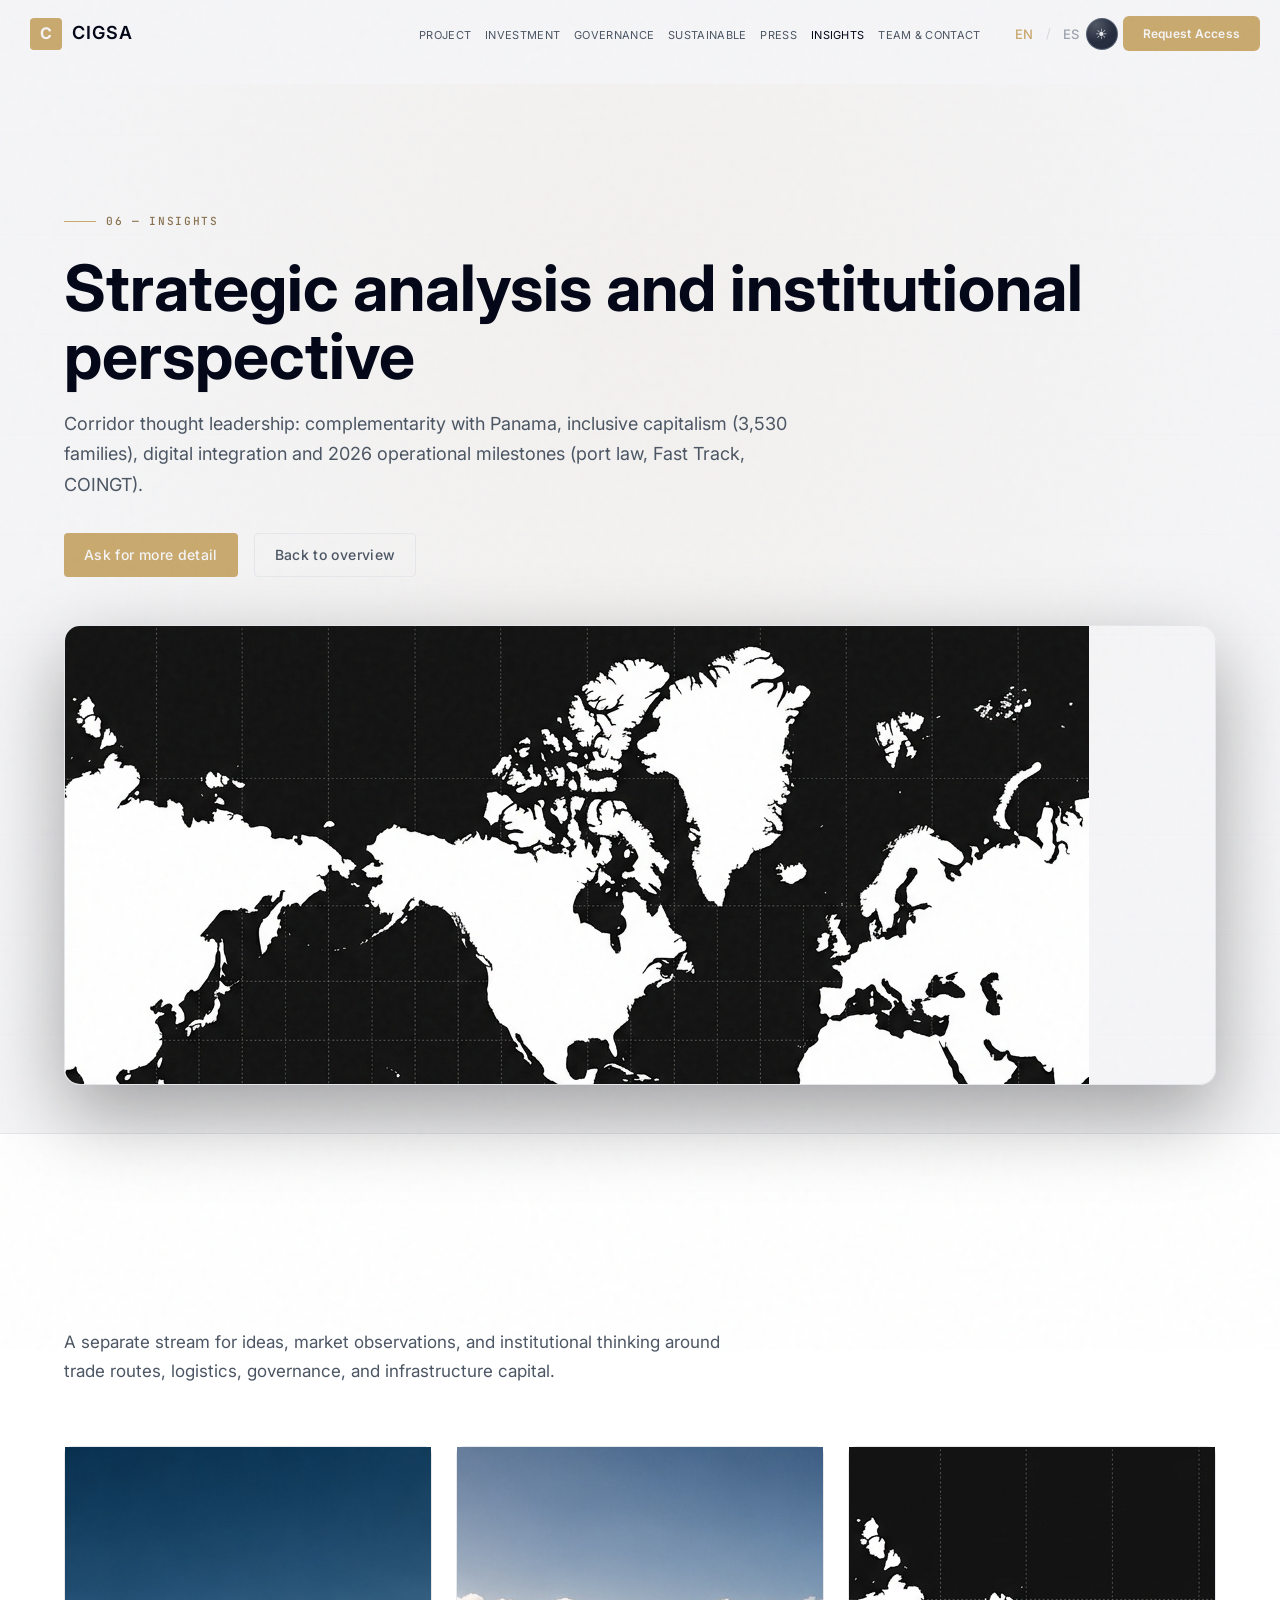
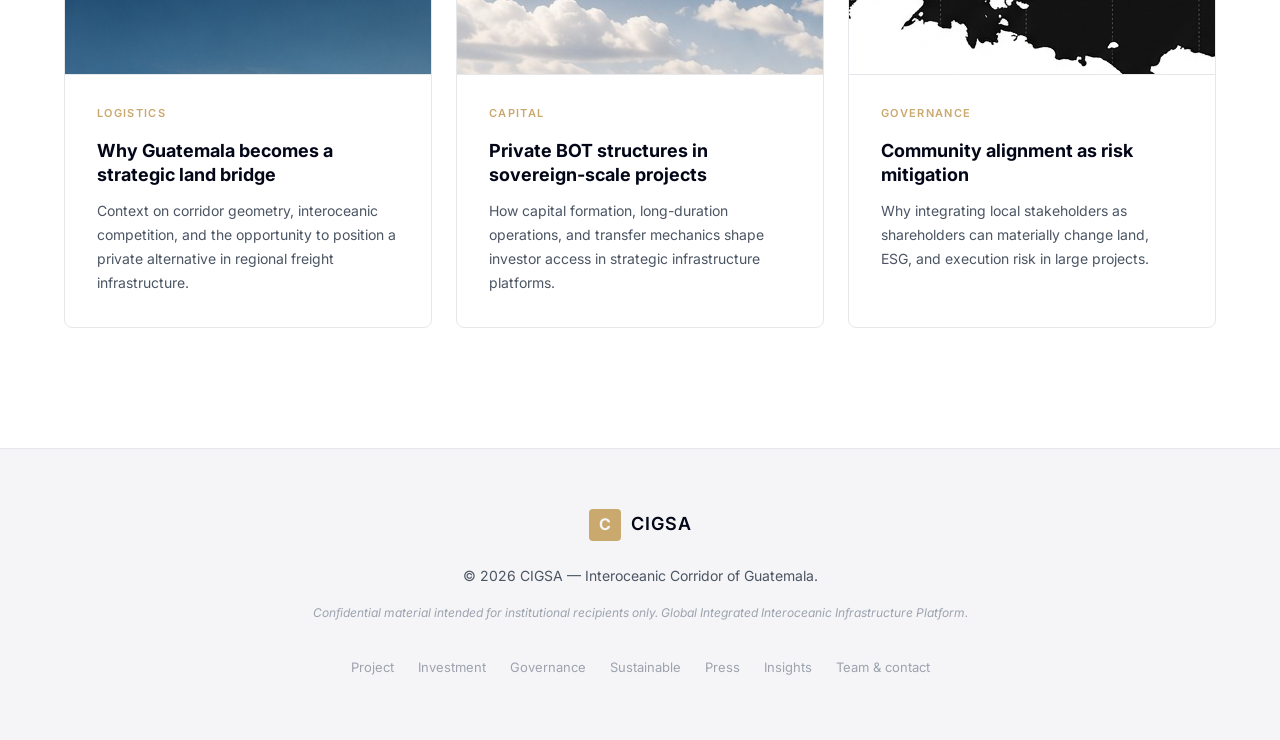
<file: insights.html>
﻿<!DOCTYPE html>
<html lang="en">
<head>
    <meta charset="UTF-8">
    <meta name="viewport" content="width=device-width, initial-scale=1.0">
    <title>Insights — CIGSA</title>
    <link rel="stylesheet" href="styles.css">
    <link href="https://fonts.googleapis.com/css2?family=Inter:wght@300;400;500;600;700&family=JetBrains+Mono:wght@400;500;700&display=swap" rel="stylesheet">
</head>
<body data-page="insights">
    <nav class="navbar">
        <div class="nav-container">
            <a href="index.html" class="nav-logo">
                <span class="logo-icon">C</span>
                <span class="logo-text">CIGSA</span>
            </a>
            <div class="nav-menu">
            <ul class="nav-links">
                <li><a href="proyecto.html">PROJECT</a></li>
                <li><a href="inversion.html">INVESTMENT</a></li>
                <li><a href="gobernanza.html">GOVERNANCE</a></li>
                <li><a href="platform.html#sustainability">SUSTAINABLE</a></li>
                <li><a href="prensa.html">PRESS</a></li>
                <li><a href="insights.html" class="active">INSIGHTS</a></li>
                <li><a href="equipo-contacto.html">TEAM & CONTACT</a></li>
            </ul>
            <div class="nav-right">
                <div class="lang-switch" aria-label="Language">
                    <button class="lang-btn" type="button" data-lang="en" aria-pressed="true">EN</button>
                    <span class="lang-sep">/</span>
                    <button class="lang-btn" type="button" data-lang="es" aria-pressed="false">ES</button>
                </div>
                <button class="theme-toggle" type="button" aria-label="Toggle light/dark theme">
                    <span class="theme-toggle__icon theme-toggle__icon--sun" aria-hidden="true">☀</span>
                    <span class="theme-toggle__icon theme-toggle__icon--moon" aria-hidden="true">☾</span>
                </button>
                <a href="equipo-contacto.html" class="btn-investor">Request Access</a>
            </div>
            </div>
            <button class="mobile-toggle" aria-label="Menu">
                <span></span><span></span><span></span>
            </button>
        </div>
    </nav>

    <main class="page-main">
        <section class="page-hero">
            <div class="container">
                <p class="section-tag">06 — INSIGHTS</p>
                <h1>Strategic analysis and institutional reading</h1>
                <p class="hero-subtitle">Corridor thought leadership: complementarity with Panama, inclusive capitalism (3,530+ families), digital integration, and 2026 operational milestones (port law, Fast Track, COINGT).</p>
                <div class="hero-buttons">
                    <a href="equipo-contacto.html" class="btn btn-primary">Ask for more detail</a>
                    <a href="index.html" class="btn btn-outline">Back to overview</a>
                </div>
                <div class="hero-media">
                    <img src="./mapa.png" alt="Strategic analysis of the interoceanic corridor">
                </div>
            </div>
        </section>

        <section class="section section-dark">
            <div class="container">
                <h2>Analysis, intelligence, and strategic reading</h2>
                <p class="section-desc">A separate stream for ideas, market observations, and institutional thinking around trade routes, logistics, governance, and infrastructure capital.</p>

                <div class="insights-grid">
                    <article class="insight-card">
                        <div class="card-image">
                            <img src="./barc01.jpeg" alt="CIGSA logistics analysis">
                        </div>
                        <span class="card-meta">LOGISTICS</span>
                        <h3>Why Guatemala becomes a strategic land bridge</h3>
                        <p>Context on corridor geometry, interoceanic competition, and the opportunity to position a private alternative in regional freight infrastructure.</p>
                    </article>
                    <article class="insight-card">
                        <div class="card-image">
                            <img src="./barc.jpeg" alt="Capital and investment strategy">
                        </div>
                        <span class="card-meta">CAPITAL</span>
                        <h3>Private BOT structures in sovereign-scale projects</h3>
                        <p>How capital formation, long-duration operations, and transfer mechanics shape investor access in strategic infrastructure platforms.</p>
                    </article>
                    <article class="insight-card">
                        <div class="card-image">
                            <img src="./mapa.png" alt="Corridor governance and territory">
                        </div>
                        <span class="card-meta">GOVERNANCE</span>
                        <h3>Community alignment as risk mitigation</h3>
                        <p>Why integrating local stakeholders as shareholders can materially change land, ESG, and execution risk in large projects.</p>
                    </article>
                </div>
            </div>
        </section>
    </main>

    <footer class="footer">
        <div class="container footer-content">
            <div class="footer-logo">
                <span class="logo-icon">C</span>
                <span class="logo-text">CIGSA</span>
            </div>
            <p class="footer-copy">© 2026 CIGSA — Interoceanic Corridor of Guatemala.</p>
            <p class="footer-disclaimer">This material is confidential and intended for institutional recipients only.</p>
            <ul class="footer-links">
                <li><a href="proyecto.html">Project</a></li>
                <li><a href="inversion.html">Investment</a></li>
                <li><a href="gobernanza.html">Governance</a></li>
                <li><a href="innovacion.html">Innovation</a></li>
                <li><a href="prensa.html">Press</a></li>
                <li><a href="insights.html">Insights</a></li>
                <li><a href="equipo-contacto.html">Team & Contact</a></li>
            </ul>
        </div>
    </footer>
<script src="translations.js"></script>
<script src="translations-pages.js"></script>
<script src="i18n.js"></script>
<script src="script.js"></script>
</body>
</html>
</file>
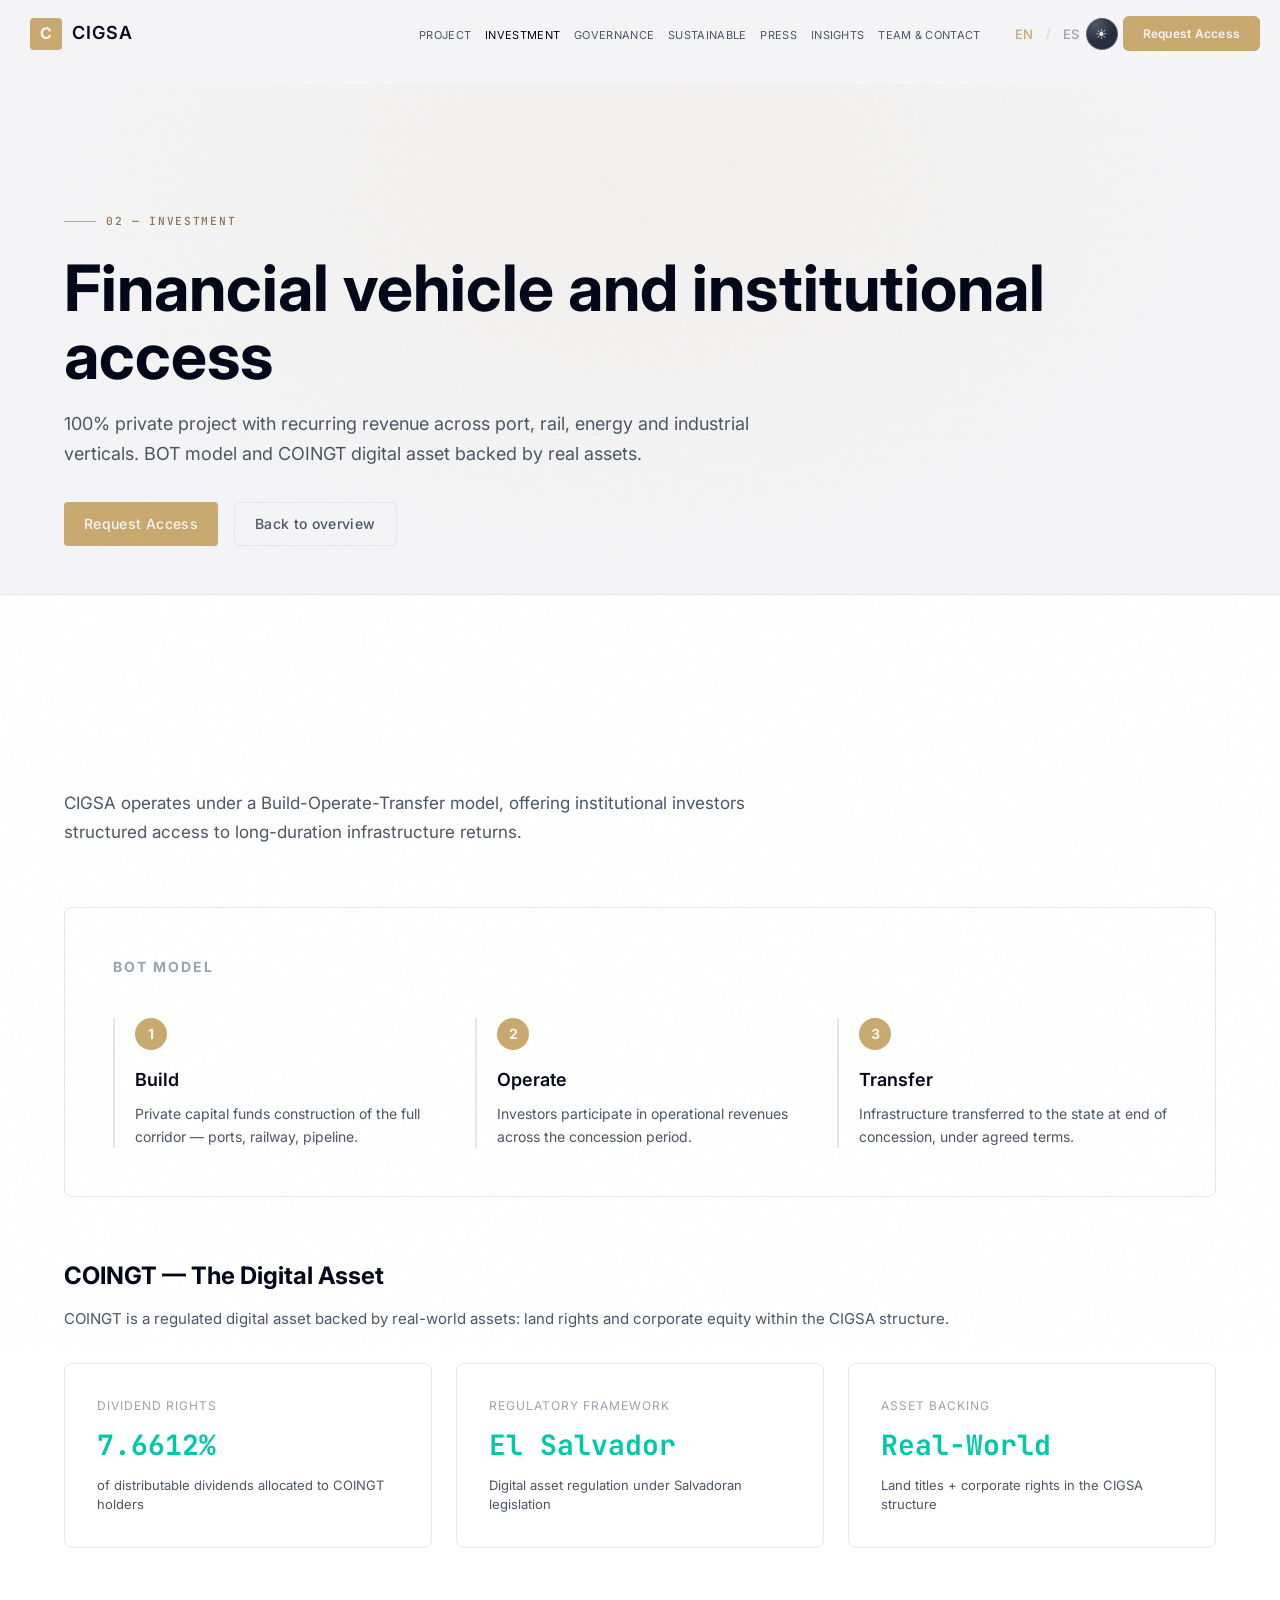
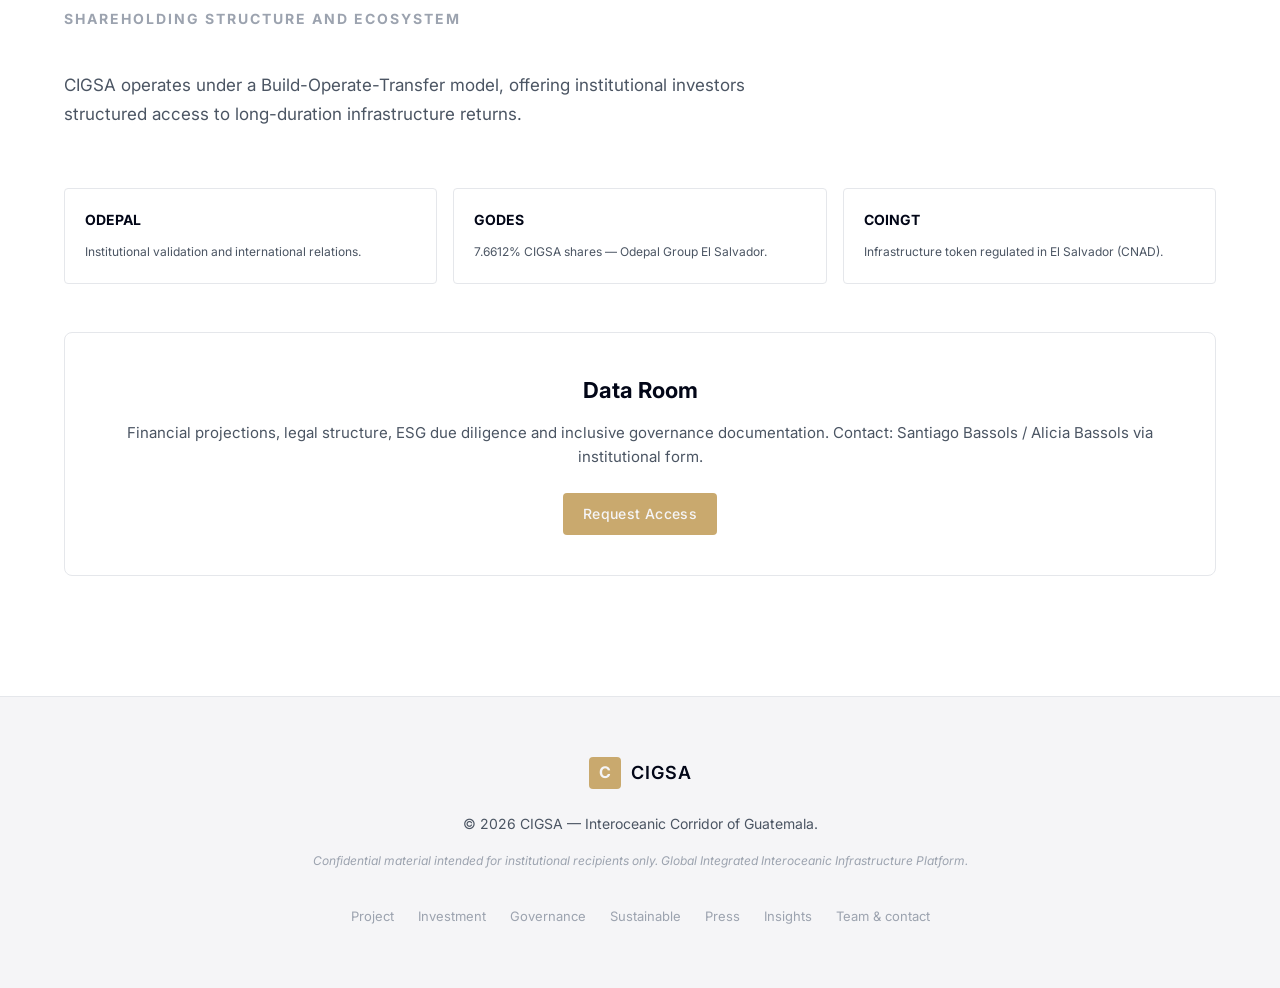
<file: inversion.html>
﻿<!DOCTYPE html>
<html lang="en">
<head>
    <meta charset="UTF-8">
    <meta name="viewport" content="width=device-width, initial-scale=1.0">
    <title>Investment — CIGSA</title>
    <link rel="stylesheet" href="styles.css">
    <link href="https://fonts.googleapis.com/css2?family=Inter:wght@300;400;500;600;700&family=JetBrains+Mono:wght@400;500;700&display=swap" rel="stylesheet">
</head>
<body data-page="inversion">
    <nav class="navbar">
        <div class="nav-container">
            <a href="index.html" class="nav-logo">
                <span class="logo-icon">C</span>
                <span class="logo-text">CIGSA</span>
            </a>
            <div class="nav-menu">
            <ul class="nav-links">
                <li><a href="proyecto.html">PROJECT</a></li>
                <li><a href="inversion.html" class="active">INVESTMENT</a></li>
                <li><a href="gobernanza.html">GOVERNANCE</a></li>
                <li><a href="platform.html#sustainability">SUSTAINABLE</a></li>
                <li><a href="prensa.html">PRESS</a></li>
                <li><a href="insights.html">INSIGHTS</a></li>
                <li><a href="equipo-contacto.html">TEAM & CONTACT</a></li>
            </ul>
            <div class="nav-right">
                <div class="lang-switch" aria-label="Language">
                    <button class="lang-btn" type="button" data-lang="en" aria-pressed="true">EN</button>
                    <span class="lang-sep">/</span>
                    <button class="lang-btn" type="button" data-lang="es" aria-pressed="false">ES</button>
                </div>
                <button class="theme-toggle" type="button" aria-label="Toggle light/dark theme">
                    <span class="theme-toggle__icon theme-toggle__icon--sun" aria-hidden="true">☀</span>
                    <span class="theme-toggle__icon theme-toggle__icon--moon" aria-hidden="true">☾</span>
                </button>
                <a href="equipo-contacto.html" class="btn-investor">Request Access</a>
            </div>
            </div>
            <button class="mobile-toggle" aria-label="Menu">
                <span></span><span></span><span></span>
            </button>
        </div>
    </nav>

    <main class="page-main">
        <section class="page-hero">
            <div class="container">
                <p class="section-tag">02 — INVESTMENT</p>
                <h1>Financial vehicle and institutional access</h1>
                <p class="hero-subtitle">100% private project with recurring revenue across port, rail, energy, and industrial verticals. BOT model and COINGT digital asset backed by real assets.</p>
                <div class="hero-buttons">
                    <a href="equipo-contacto.html" class="btn btn-primary">Request Access</a>
                    <a href="index.html" class="btn btn-outline">Back to overview</a>
                </div>
            </div>
        </section>

        <section class="section section-dark">
            <div class="container">
                <h2>The Investment Vehicle</h2>
                <p class="section-desc">CIGSA operates under a Build-Operate-Transfer model, offering institutional investors structured access to long-duration infrastructure returns.</p>

                <div class="bot-model">
                    <h3 class="bot-title">BOT Model</h3>
                    <div class="bot-steps">
                        <div class="bot-step">
                            <span class="step-number">1</span>
                            <h4>Build</h4>
                            <p>Private capital funds construction of the full corridor — ports, railway, pipeline.</p>
                        </div>
                        <div class="bot-step">
                            <span class="step-number">2</span>
                            <h4>Operate</h4>
                            <p>Investors participate in operational revenues across the concession period.</p>
                        </div>
                        <div class="bot-step">
                            <span class="step-number">3</span>
                            <h4>Transfer</h4>
                            <p>Infrastructure transferred to the state at end of concession, under agreed terms.</p>
                        </div>
                    </div>
                </div>

                <div class="coingt-section">
                    <h3>COINGT — The Digital Asset</h3>
                    <p class="coingt-desc">COINGT is a regulated digital asset backed by real-world assets: land rights and corporate equity within the CIGSA structure.</p>

                    <div class="coingt-grid">
                        <div class="coingt-card">
                            <span class="coingt-label">Dividend Rights</span>
                            <span class="coingt-value">7.6612%</span>
                            <span class="coingt-detail">of distributable dividends allocated to COINGT holders</span>
                        </div>
                        <div class="coingt-card">
                            <span class="coingt-label">Regulatory Framework</span>
                            <span class="coingt-value">El Salvador</span>
                            <span class="coingt-detail">Digital asset regulation under Salvadoran legislation</span>
                        </div>
                        <div class="coingt-card">
                            <span class="coingt-label">Asset Backing</span>
                            <span class="coingt-value">Real-World</span>
                            <span class="coingt-detail">Land titles + corporate rights in the CIGSA structure</span>
                        </div>
                    </div>
                </div>

                <h3 class="bot-title" style="margin-top: 48px;">Shareholding structure and ecosystem</h3>
                <p class="section-desc">CIG (territorial asset) · CIGSA (operator) · ODEPAL (strategic shareholder, Presidency Guillermo Catalán) · GODES El Salvador (7.6612%) · COINGT (CNAD).</p>
                <div class="ecosystem-grid">
                    <div class="ecosystem-card"><strong>ODEPAL</strong><span>Institutional validation and international relations.</span></div>
                    <div class="ecosystem-card"><strong>GODES</strong><span>7.6612% of CIGSA shares — Grupo Odepal El Salvador.</span></div>
                    <div class="ecosystem-card"><strong>COINGT</strong><span>Regulated infrastructure token in El Salvador (CNAD).</span></div>
                </div>

                <div class="data-room">
                    <h3>Data Room</h3>
                    <p>Financial projections, legal structure, ESG due diligence, and inclusive governance documentation. Contact: Santiago Bassols / Alicia Bassols via the institutional form.</p>
                    <a href="equipo-contacto.html" class="btn btn-primary">Request Access</a>
                </div>
            </div>
        </section>
    </main>

    <footer class="footer">
        <div class="container footer-content">
            <div class="footer-logo">
                <span class="logo-icon">C</span>
                <span class="logo-text">CIGSA</span>
            </div>
            <p class="footer-copy">© 2026 CIGSA — Interoceanic Corridor of Guatemala.</p>
            <p class="footer-disclaimer">This material is confidential and intended for institutional recipients only.</p>
            <ul class="footer-links">
                <li><a href="proyecto.html">Project</a></li>
                <li><a href="inversion.html">Investment</a></li>
                <li><a href="gobernanza.html">Governance</a></li>
                <li><a href="innovacion.html">Innovation</a></li>
                <li><a href="prensa.html">Press</a></li>
                <li><a href="insights.html">Insights</a></li>
                <li><a href="equipo-contacto.html">Team & Contact</a></li>
            </ul>
        </div>
    </footer>
<script src="translations.js"></script>
<script src="translations-pages.js"></script>
<script src="i18n.js"></script>
<script src="script.js"></script>
</body>
</html>
</file>
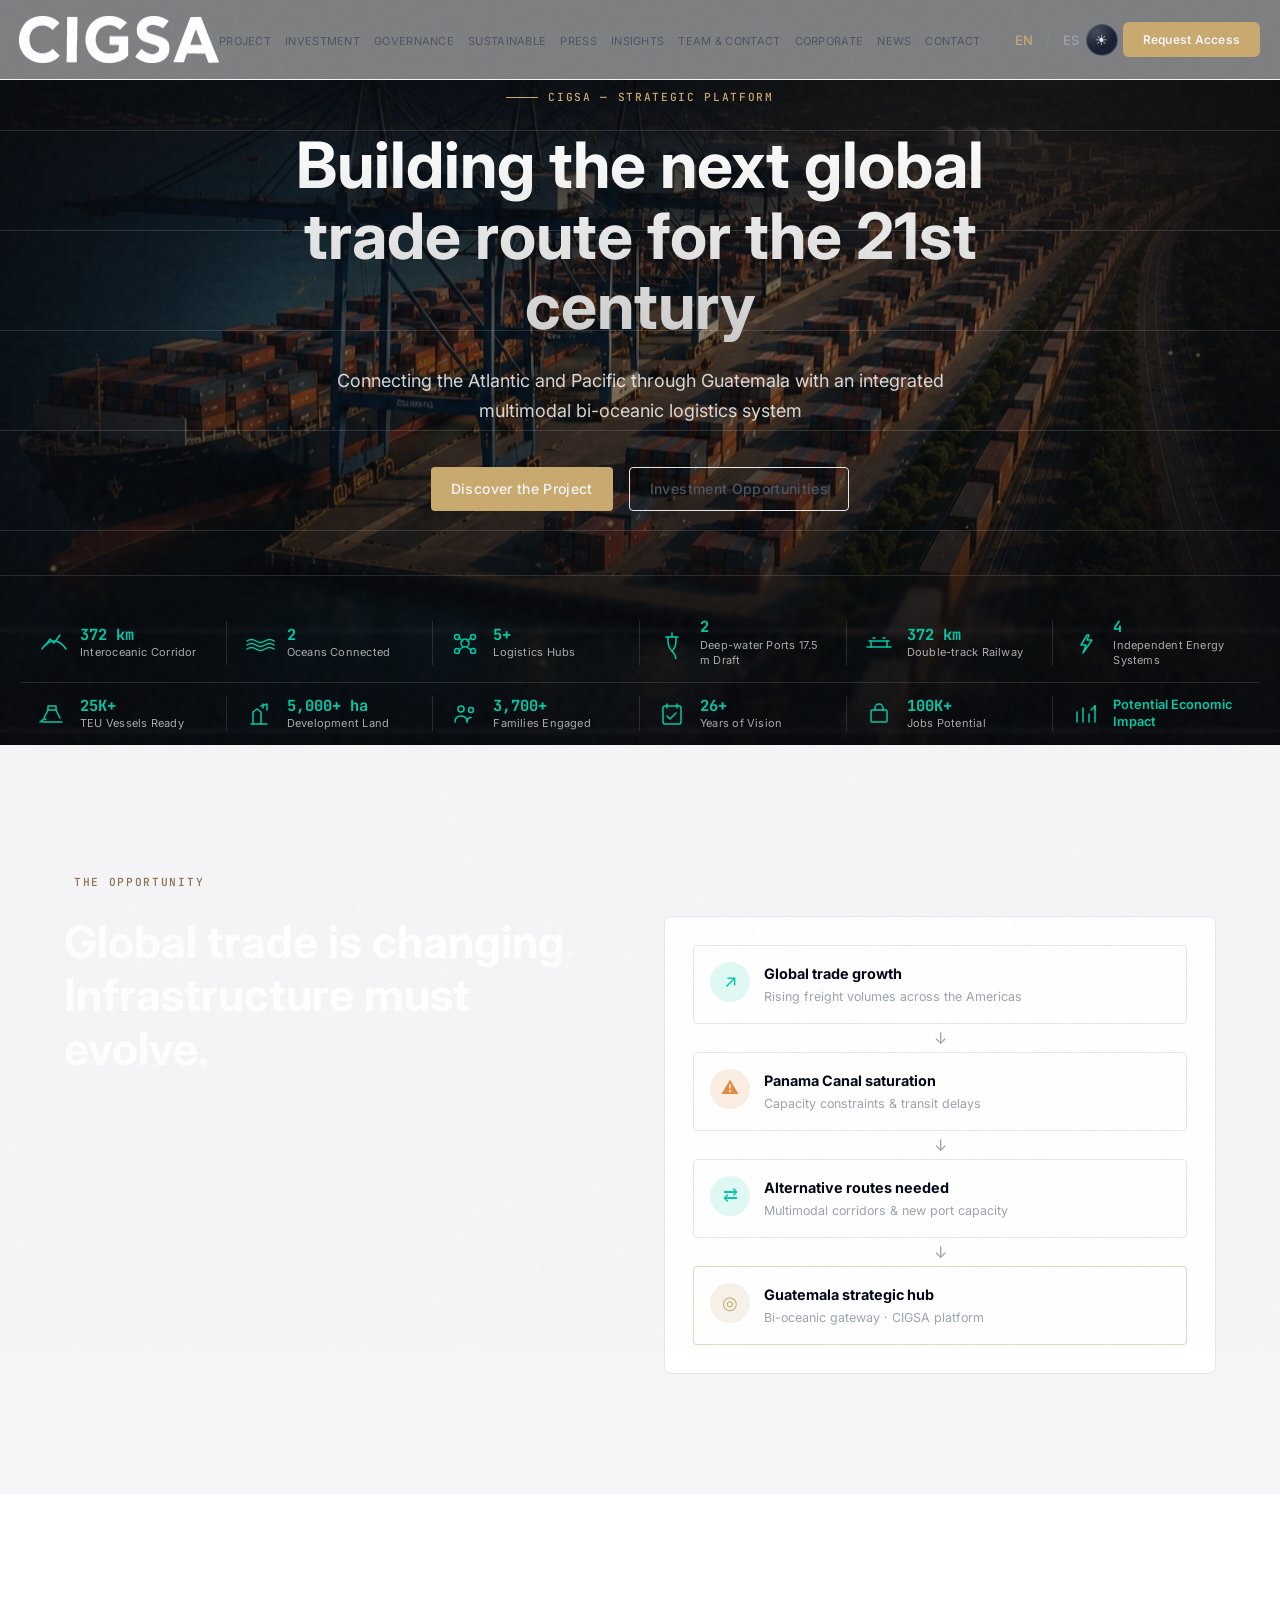
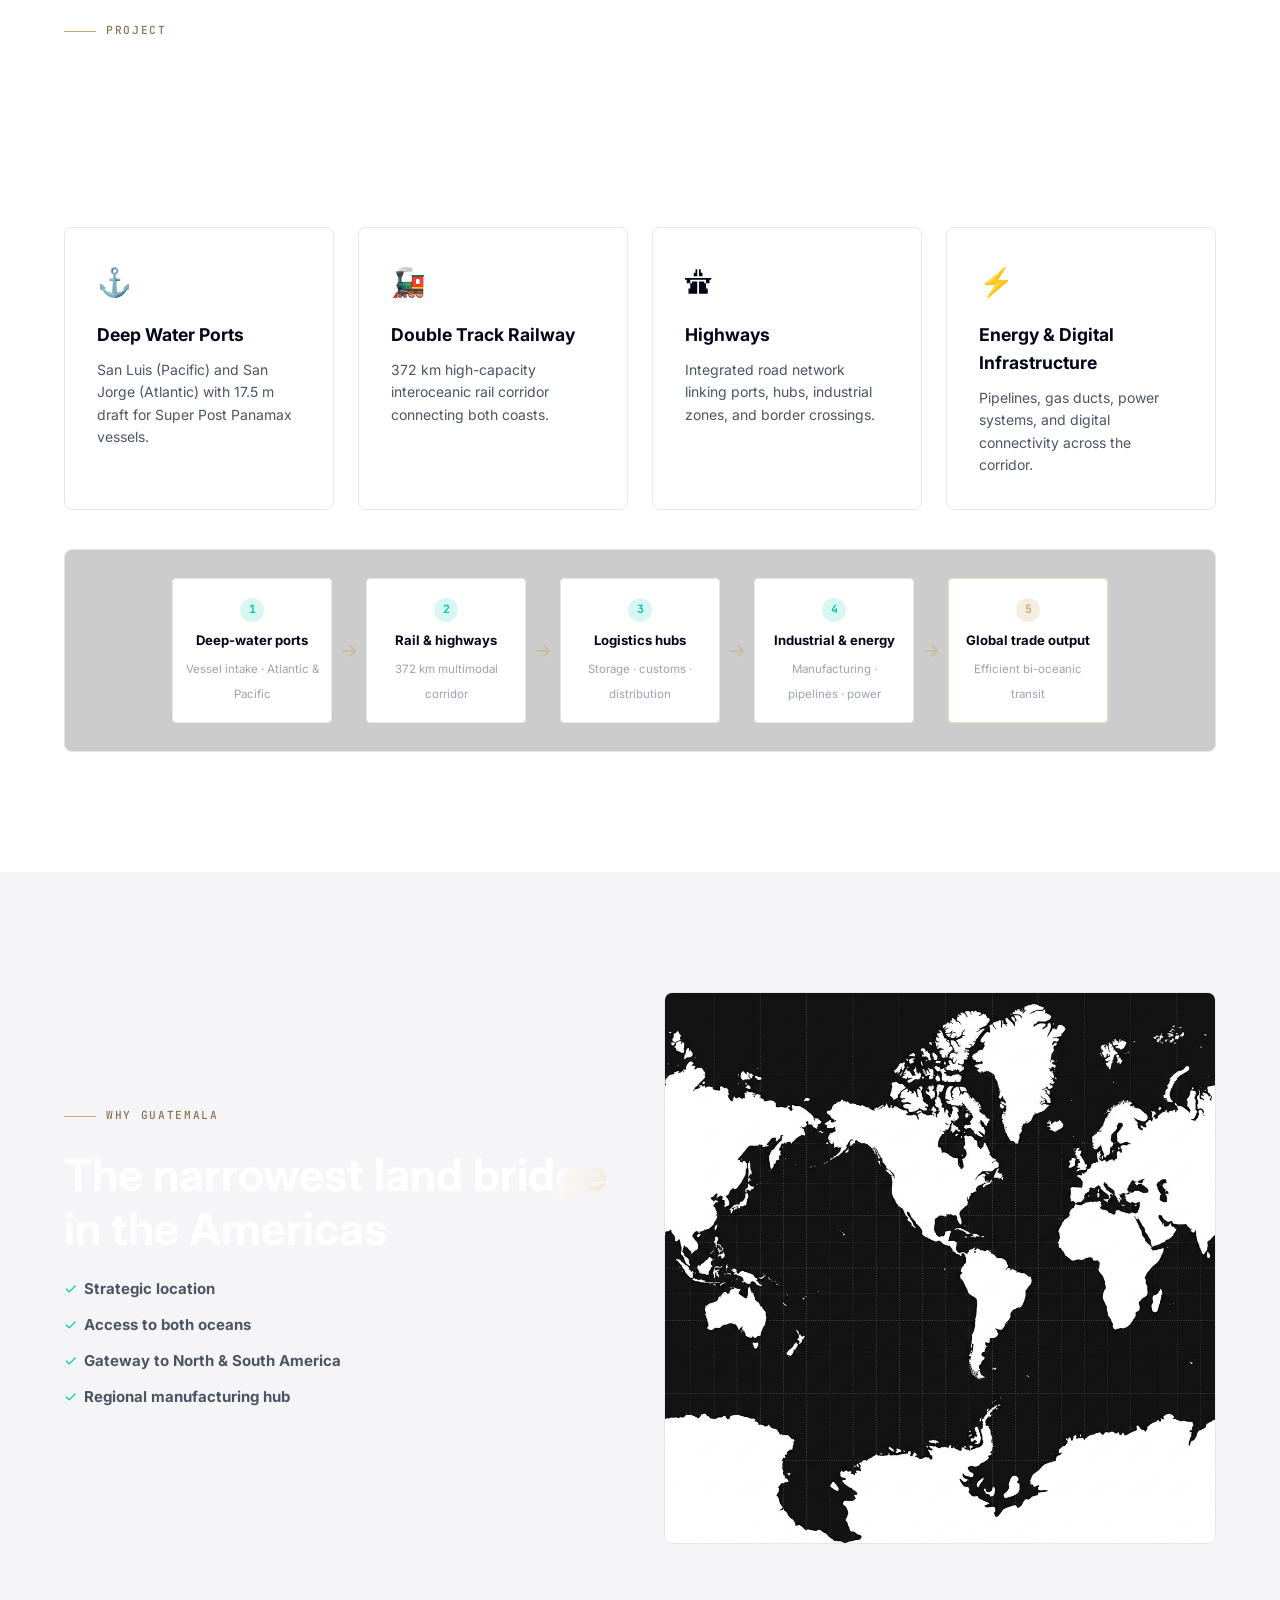
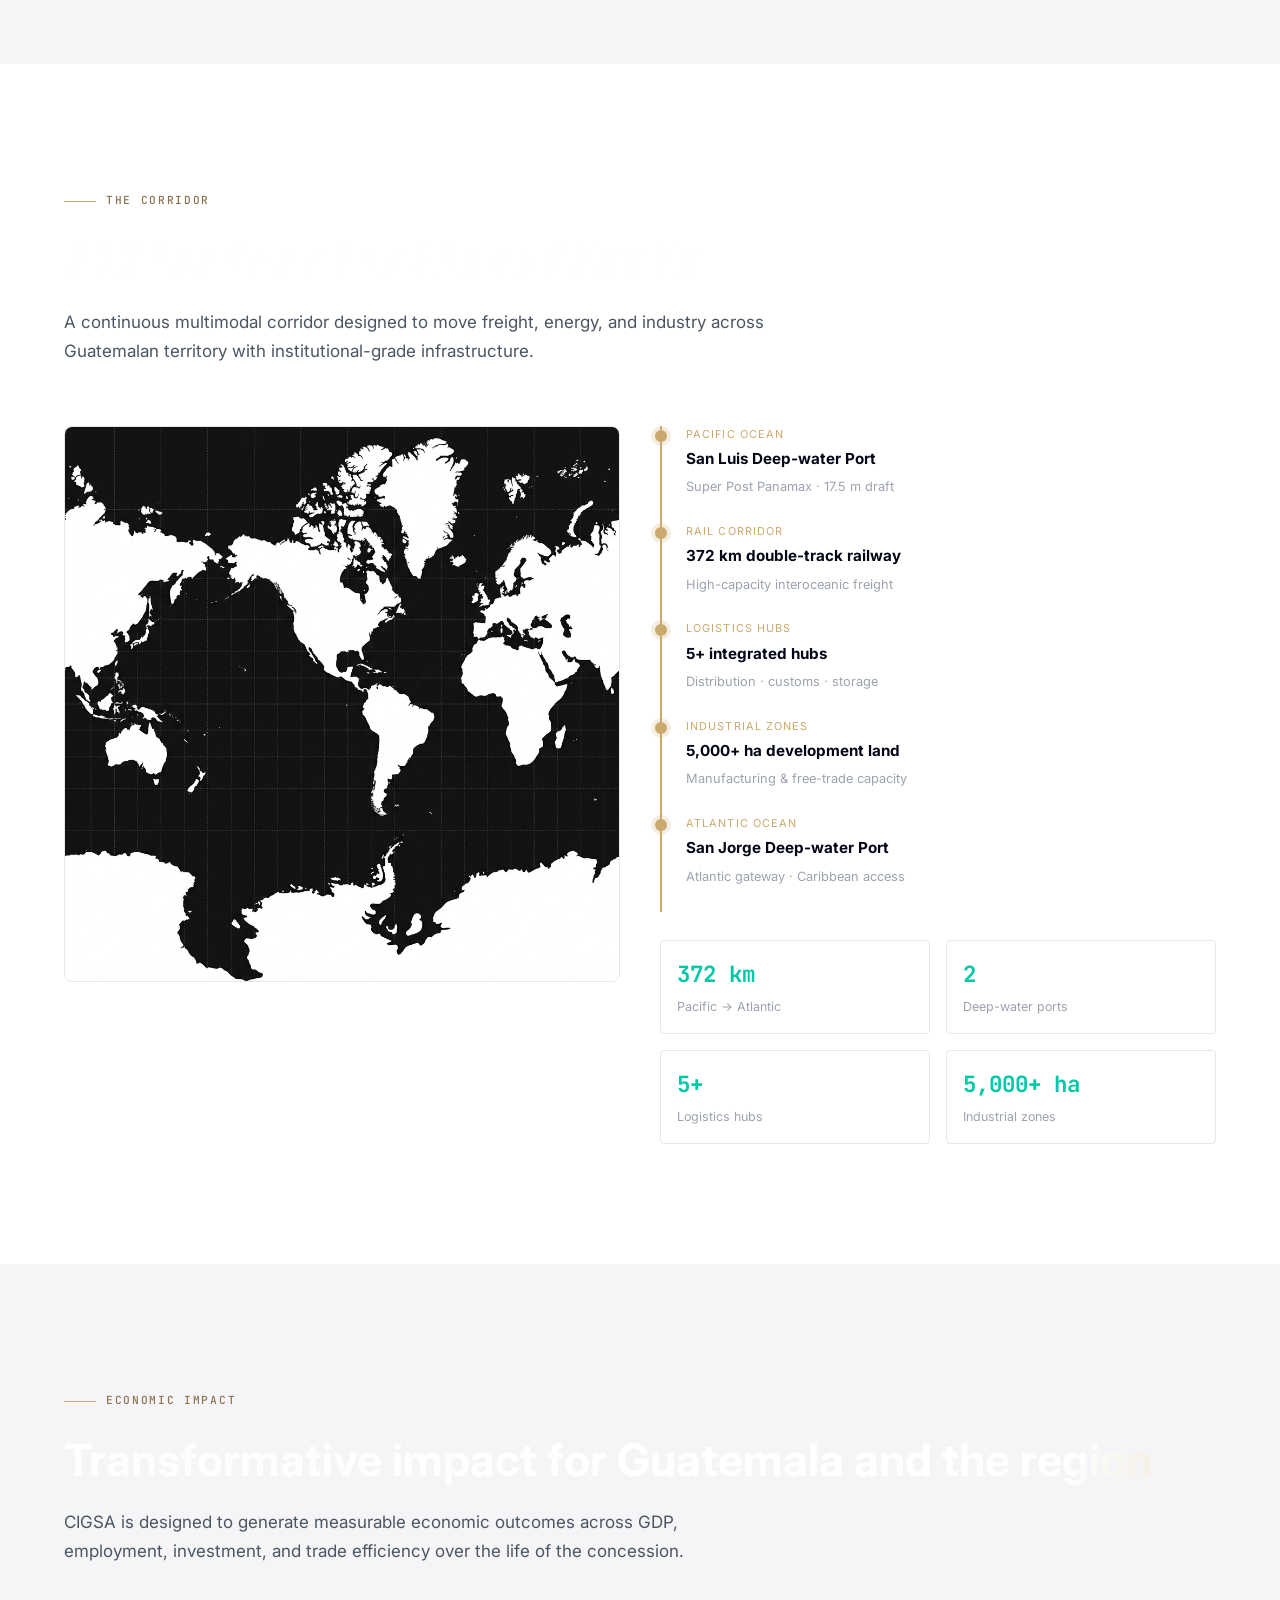
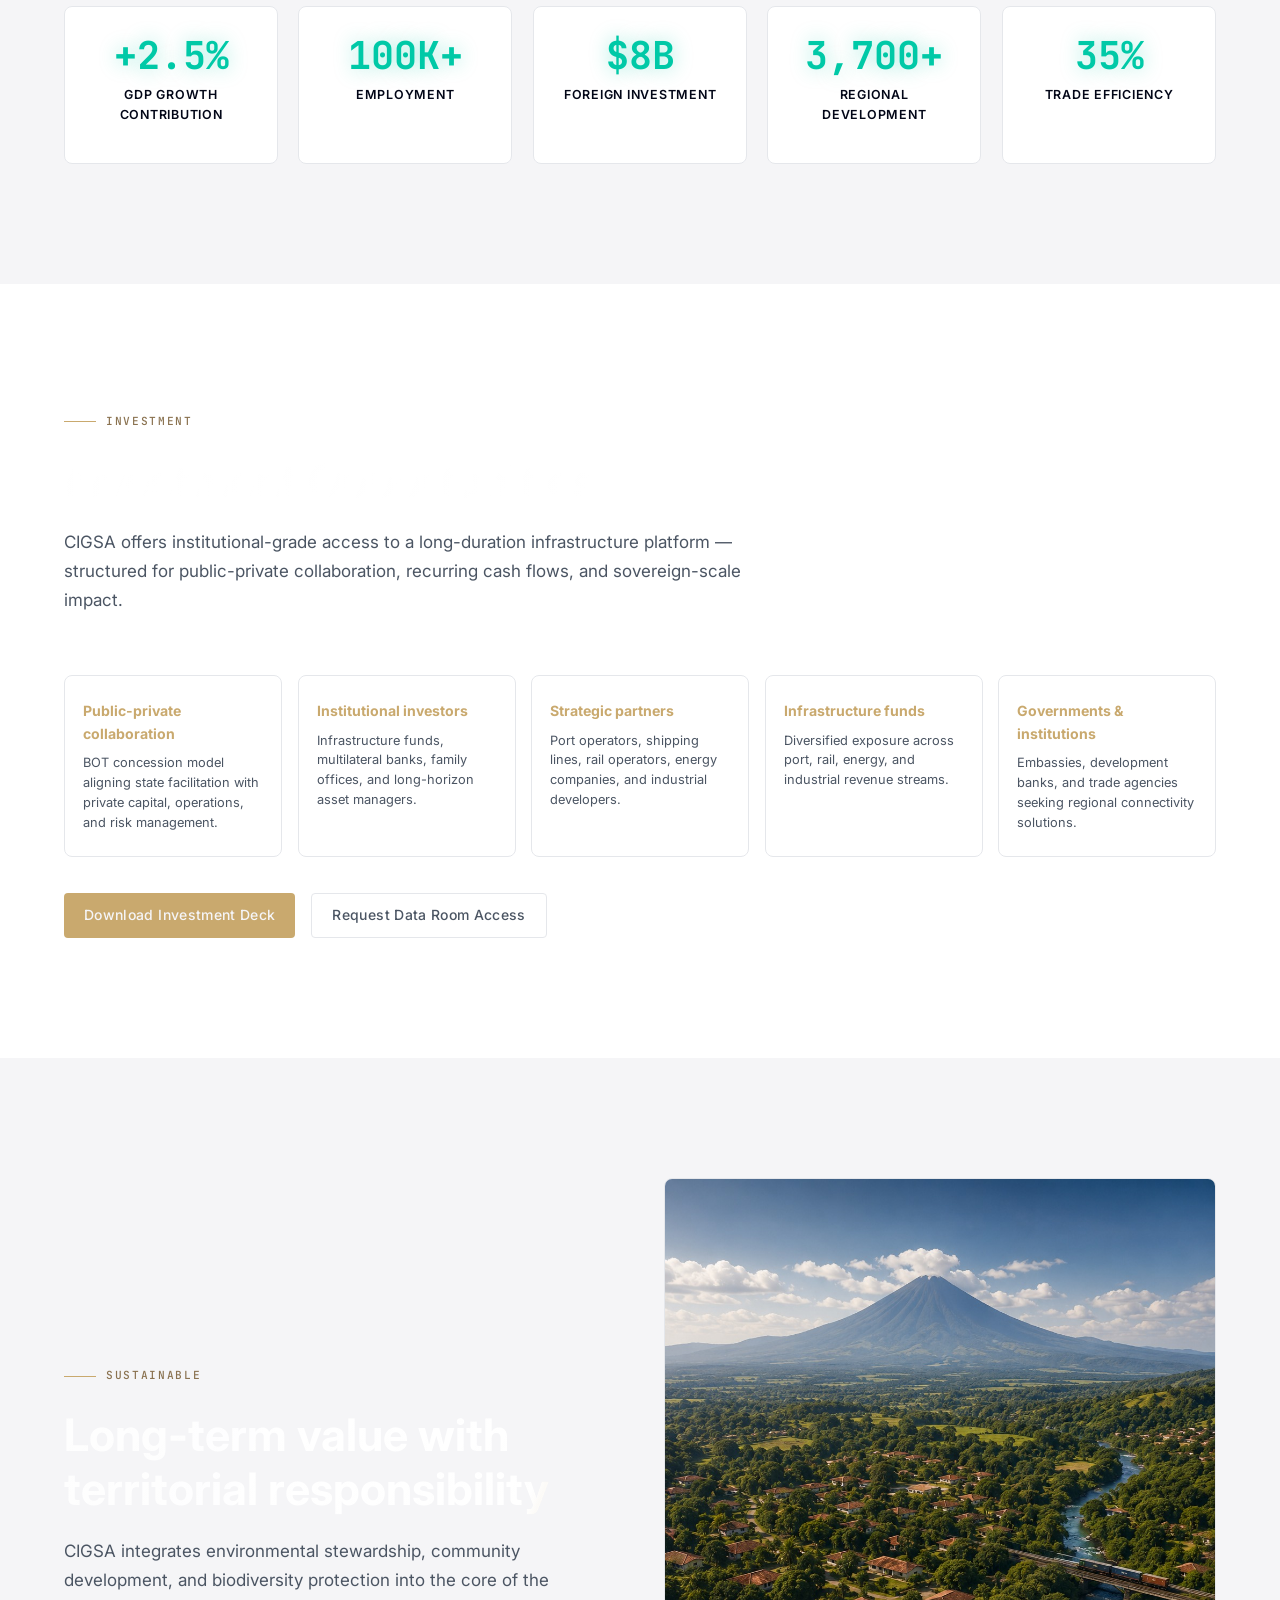
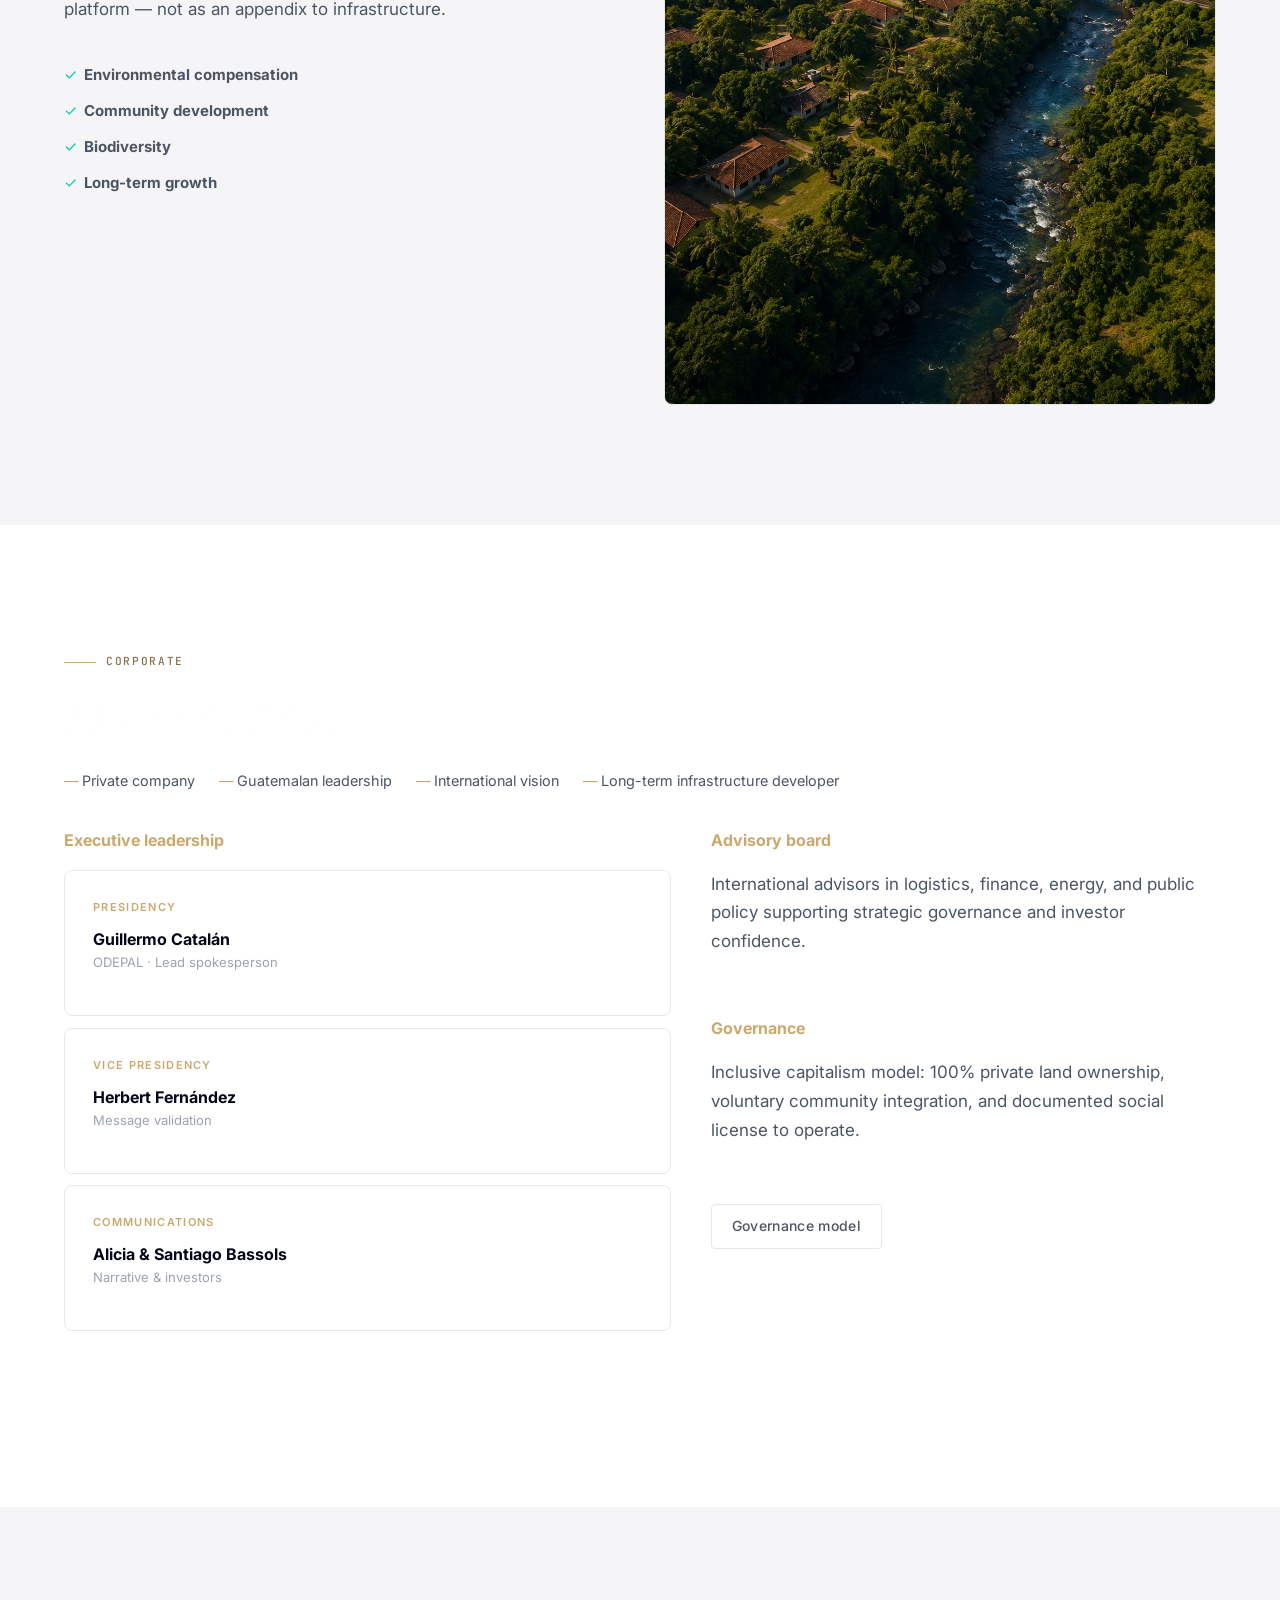
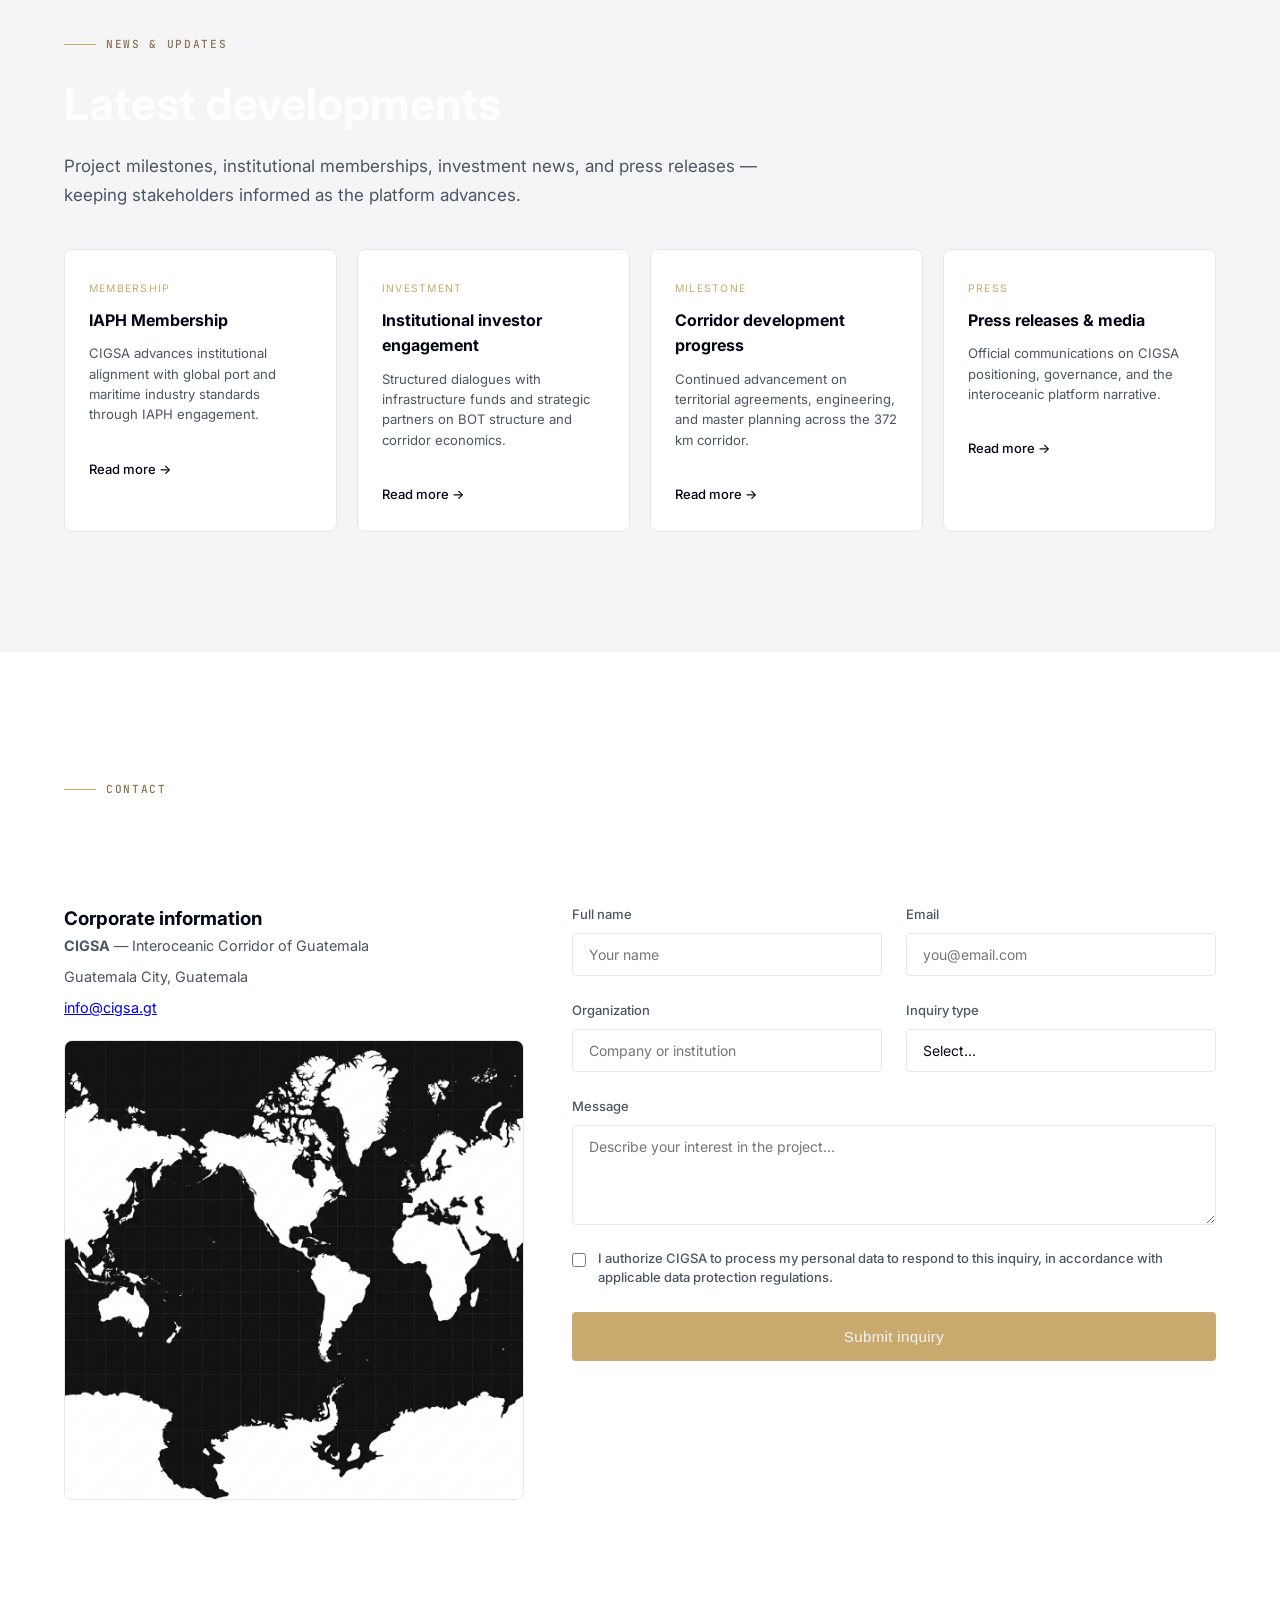
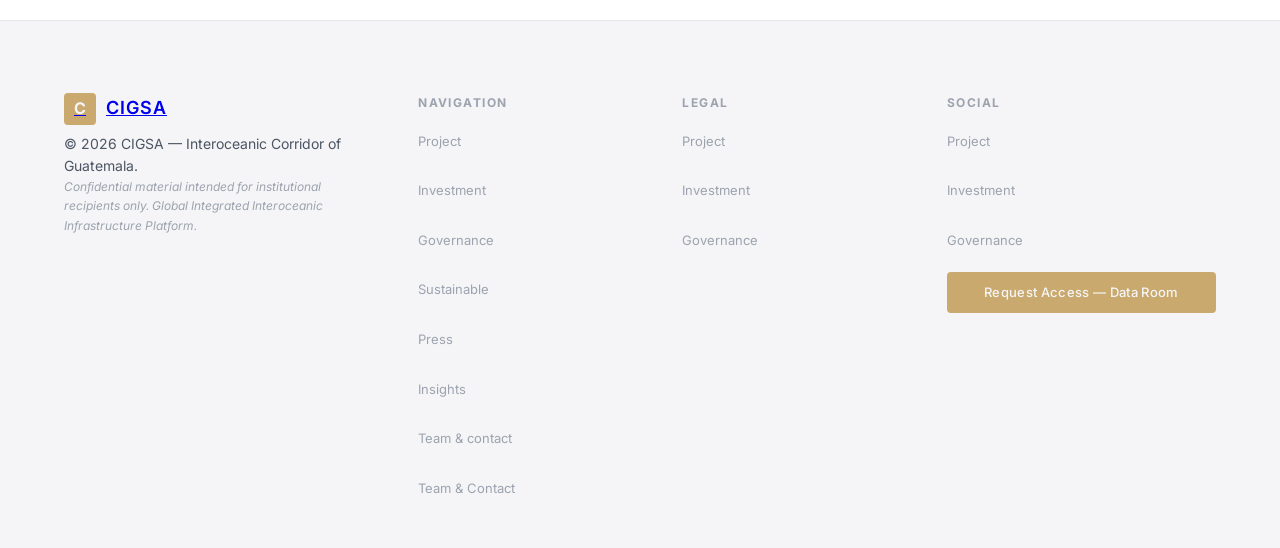
<file: platform.html>
﻿<!DOCTYPE html>
<html lang="en">
<head>
    <meta charset="UTF-8">
    <meta name="viewport" content="width=device-width, initial-scale=1.0">
    <title>CIGSA — Global Integrated Interoceanic Platform</title>
    <meta name="description" content="Integrated interoceanic platform. Private capital, BOT model, 372 km multimodal corridor in Guatemala.">
    <link rel="stylesheet" href="styles.css">
    <link href="https://fonts.googleapis.com/css2?family=Inter:wght@300;400;500;600;700&family=JetBrains+Mono:wght@400;500;700&display=swap" rel="stylesheet">
</head>
<body class="home-page platform-page" data-page="platform">
    <nav class="navbar">
        <div class="nav-container">
            <a href="index.html" class="nav-logo" title="CIGSA Digital Ecosystem">
                <img src="./img/logocigsa.png" alt="Interoceanic Corridor of Guatemala" width="200">
            </a>
            <div class="nav-menu">
            <ul class="nav-links">
                <li><a href="#opportunity">OPPORTUNITY</a></li>
                <li><a href="#project">PROJECT</a></li>
                <li><a href="#why-guatemala">GUATEMALA</a></li>
                <li><a href="#corridor">CORRIDOR</a></li>
                <li><a href="#economic-impact">IMPACT</a></li>
                <li><a href="#investment">INVESTMENT</a></li>
                <li><a href="#sustainability">SUSTAINABLE</a></li>
                <li><a href="#corporate">CORPORATE</a></li>
                <li><a href="#news">NEWS</a></li>
                <li><a href="#contact">CONTACT</a></li>
            </ul>
            <div class="nav-right">
                <div class="lang-switch" aria-label="Language">
                    <button class="lang-btn" type="button" data-lang="en" aria-pressed="true">EN</button>
                    <span class="lang-sep">/</span>
                    <button class="lang-btn" type="button" data-lang="es" aria-pressed="false">ES</button>
                </div>
                <button class="theme-toggle" type="button" aria-label="Toggle light/dark theme">
                    <span class="theme-toggle__icon theme-toggle__icon--sun" aria-hidden="true">☀</span>
                    <span class="theme-toggle__icon theme-toggle__icon--moon" aria-hidden="true">☾</span>
                </button>
                <a href="equipo-contacto.html" class="btn-investor">Request Access</a>
            </div>
            </div>
            <button class="mobile-toggle" aria-label="Menu">
                <span></span><span></span><span></span>
            </button>
        </div>
    </nav>

    <section class="hero hero-home" id="inicio">
        <div class="hero-bg" aria-hidden="true">
            <img src="./barc01.jpeg" alt="Interoceanic port — CIGSA">
            <div class="hero-bg-overlay"></div>
        </div>
        <div class="hero-content">
            <p class="section-tag" data-i18n="platform.hero.tag">CIGSA — STRATEGIC PLATFORM</p>
            <h1 data-i18n="platform.hero.title">Building the next global trade route for the 21st century </h1>
            <p class="hero-subtitle" data-i18n="platform.hero.subtitle">Connecting the Atlantic and Pacific through Guatemala with an integrated multimodal bi-oceanic logistics system</p>
            <div class="hero-buttons">
                <a href="#project" class="btn btn-primary" data-i18n="platform.hero.btnProject">Discover the Project</a>
                <a href="#investment" class="btn btn-outline" data-i18n="platform.hero.btnInvestment">Investment Opportunities</a>
            </div>
        </div>
        <div class="hero-stats hero-stats--strip">
            <div class="stat">
                <span class="stat-icon" aria-hidden="true">
                    <svg viewBox="0 0 32 32" fill="none" stroke="currentColor" stroke-width="1.5" stroke-linecap="round" stroke-linejoin="round"><path d="M6 22c4-6 8-8 12-8s8 2 12 8"/><path d="M10 18l4-6 4 4 6-8"/></svg>
                </span>
                <div class="stat-body">
                    <span class="stat-value">372 km</span>
                    <span class="stat-label" data-i18n="platform.stat.corridor">Interoceanic Corridor</span>
                </div>
            </div>
            <div class="stat">
                <span class="stat-icon" aria-hidden="true">
                    <svg viewBox="0 0 32 32" fill="none" stroke="currentColor" stroke-width="1.5" stroke-linecap="round"><path d="M4 18c3-2 6-2 9 0s6 2 9 0 6-2 9 0"/><path d="M4 22c3-2 6-2 9 0s6 2 9 0 6-2 9 0"/><path d="M4 14c3-2 6-2 9 0s6 2 9 0 6-2 9 0"/></svg>
                </span>
                <div class="stat-body">
                    <span class="stat-value">2</span>
                    <span class="stat-label" data-i18n="platform.stat.oceans">Oceans Connected</span>
                </div>
            </div>
            <div class="stat">
                <span class="stat-icon" aria-hidden="true">
                    <svg viewBox="0 0 32 32" fill="none" stroke="currentColor" stroke-width="1.5" stroke-linecap="round" stroke-linejoin="round"><circle cx="16" cy="16" r="4"/><circle cx="8" cy="10" r="2.5"/><circle cx="24" cy="10" r="2.5"/><circle cx="8" cy="24" r="2.5"/><circle cx="24" cy="24" r="2.5"/><path d="M10 11l4 3M22 11l-4 3M10 23l4-3M22 23l-4-3"/></svg>
                </span>
                <div class="stat-body">
                    <span class="stat-value">5+</span>
                    <span class="stat-label" data-i18n="platform.stat.hubs">Logistics Hubs</span>
                </div>
            </div>
            <div class="stat">
                <span class="stat-icon" aria-hidden="true">
                    <svg viewBox="0 0 32 32" fill="none" stroke="currentColor" stroke-width="1.5" stroke-linecap="round" stroke-linejoin="round"><path d="M16 6v4"/><path d="M10 10h12"/><path d="M12 10v4c0 4 1.8 8 4 10s4 6 4 10"/><path d="M20 10v4c0 4-1.8 8-4 10"/></svg>
                </span>
                <div class="stat-body">
                    <span class="stat-value">2</span>
                    <span class="stat-label" data-i18n="platform.stat.ports">Deep-water Ports 17.5 m Draft</span>
                </div>
            </div>
            <div class="stat">
                <span class="stat-icon" aria-hidden="true">
                    <svg viewBox="0 0 32 32" fill="none" stroke="currentColor" stroke-width="1.5" stroke-linecap="round"><path d="M4 20h24"/><path d="M8 20V14"/><path d="M24 20V14"/><path d="M6 14h20"/><path d="M10 11h2M20 11h2"/></svg>
                </span>
                <div class="stat-body">
                    <span class="stat-value">372 km</span>
                    <span class="stat-label" data-i18n="platform.stat.rail">Double-track Railway</span>
                </div>
            </div>
            <div class="stat">
                <span class="stat-icon" aria-hidden="true">
                    <svg viewBox="0 0 32 32" fill="none" stroke="currentColor" stroke-width="1.5" stroke-linecap="round" stroke-linejoin="round"><path d="M18 8l-6 10h5l-3 8 9-13h-5l2-5z"/></svg>
                </span>
                <div class="stat-body">
                    <span class="stat-value">4</span>
                    <span class="stat-label" data-i18n="platform.stat.energy">Independent Energy Systems</span>
                </div>
            </div>
            <div class="stat">
                <span class="stat-icon" aria-hidden="true">
                    <svg viewBox="0 0 32 32" fill="none" stroke="currentColor" stroke-width="1.5" stroke-linecap="round" stroke-linejoin="round"><path d="M6 24h20"/><path d="M8 20l4-8h8l4 8"/><path d="M12 12V8h8v4"/><path d="M4 24c2-2 4-3 6-3"/></svg>
                </span>
                <div class="stat-body">
                    <span class="stat-value">25K+</span>
                    <span class="stat-label" data-i18n="platform.stat.teu">TEU Vessels Ready</span>
                </div>
            </div>
            <div class="stat">
                <span class="stat-icon" aria-hidden="true">
                    <svg viewBox="0 0 32 32" fill="none" stroke="currentColor" stroke-width="1.5" stroke-linecap="round" stroke-linejoin="round"><path d="M10 26V14l4-3 4 3v12"/><path d="M8 26h16"/><path d="M18 8l6-2v6"/><path d="M20 6v4"/></svg>
                </span>
                <div class="stat-body">
                    <span class="stat-value">5,000+ ha</span>
                    <span class="stat-label" data-i18n="platform.stat.land">Development Land</span>
                </div>
            </div>
            <div class="stat">
                <span class="stat-icon" aria-hidden="true">
                    <svg viewBox="0 0 32 32" fill="none" stroke="currentColor" stroke-width="1.5" stroke-linecap="round" stroke-linejoin="round"><circle cx="12" cy="11" r="3"/><circle cx="22" cy="12" r="2.5"/><path d="M6 24c0-4 2.5-6 6-6s6 2 6 6"/><path d="M18 24c0-3 2-4.5 4-4.5"/></svg>
                </span>
                <div class="stat-body">
                    <span class="stat-value">3,700+</span>
                    <span class="stat-label" data-i18n="platform.stat.families">Families Engaged</span>
                </div>
            </div>
            <div class="stat">
                <span class="stat-icon" aria-hidden="true">
                    <svg viewBox="0 0 32 32" fill="none" stroke="currentColor" stroke-width="1.5" stroke-linecap="round" stroke-linejoin="round"><rect x="7" y="8" width="18" height="18" rx="2"/><path d="M11 6v4M21 6v4"/><path d="M11 18l3 3 6-6"/></svg>
                </span>
                <div class="stat-body">
                    <span class="stat-value">26+</span>
                    <span class="stat-label" data-i18n="platform.stat.vision">Years of Vision</span>
                </div>
            </div>
            <div class="stat">
                <span class="stat-icon" aria-hidden="true">
                    <svg viewBox="0 0 32 32" fill="none" stroke="currentColor" stroke-width="1.5" stroke-linecap="round" stroke-linejoin="round"><rect x="8" y="12" width="16" height="12" rx="1"/><path d="M12 12V10a4 4 0 0 1 8 0v2"/></svg>
                </span>
                <div class="stat-body">
                    <span class="stat-value">100K+</span>
                    <span class="stat-label" data-i18n="platform.stat.jobs">Jobs Potential</span>
                </div>
            </div>
            <div class="stat stat--feature">
                <span class="stat-icon" aria-hidden="true">
                    <svg viewBox="0 0 32 32" fill="none" stroke="currentColor" stroke-width="1.5" stroke-linecap="round" stroke-linejoin="round"><path d="M8 24V14"/><path d="M14 24V10"/><path d="M20 24V16"/><path d="M26 24V8"/><path d="M26 8l-4 4"/><path d="M26 8v4"/></svg>
                </span>
                <div class="stat-body">
                    <span class="stat-value stat-value--text" data-i18n="platform.stat.impact">Potential Economic Impact</span>
                </div>
            </div>
        </div>
    </section>

    <main class="platform-main">

    <!-- The Opportunity -->
    <section class="section home-teaser platform-section" id="opportunity">
        <div class="container">
            <p class="section-tag">THE OPPORTUNITY</p>
            <div class="platform-opportunity">
                <div class="platform-opportunity__copy">
                    <h2>Global trade is changing. Infrastructure must evolve.</h2>
             
                </div>
                <aside class="platform-infographic" aria-label="Global trade shift infographic">
                    <div class="platform-infographic__node">
                        <span class="platform-infographic__icon">↗</span>
                        <strong>Global trade growth</strong>
                        <span>Rising freight volumes across the Americas</span>
                    </div>
                    <div class="platform-infographic__arrow" aria-hidden="true">↓</div>
                    <div class="platform-infographic__node platform-infographic__node--warn">
                        <span class="platform-infographic__icon">⚠</span>
                        <strong>Panama Canal saturation</strong>
                        <span>Capacity constraints &amp; transit delays</span>
                    </div>
                    <div class="platform-infographic__arrow" aria-hidden="true">↓</div>
                    <div class="platform-infographic__node">
                        <span class="platform-infographic__icon">⇄</span>
                        <strong>Alternative routes needed</strong>
                        <span>Multimodal corridors &amp; new port capacity</span>
                    </div>
                    <div class="platform-infographic__arrow" aria-hidden="true">↓</div>
                    <div class="platform-infographic__node platform-infographic__node--accent">
                        <span class="platform-infographic__icon">◎</span>
                        <strong>Guatemala strategic hub</strong>
                        <span>Bi-oceanic gateway · CIGSA platform</span>
                    </div>
                </aside>
            </div>
        </div>
    </section>

    <!-- Project -->
    <section class="section section-dark platform-section" id="project">
        <div class="container">
            <p class="section-tag">PROJECT</p>
            <h2>One integrated logistics ecosystem</h2>
            <p class="section-desc">CIGSA is not a single asset</p>
            <div class="home-pillars platform-pillars--4">
                <article class="home-pillar">
                    <div class="pillar-icon">⚓</div>
                    <h3>Deep Water Ports</h3>
                    <p>San Luis (Pacific) and San Jorge (Atlantic) with 17.5 m draft for Super Post Panamax vessels.</p>
                </article>
                <article class="home-pillar">
                    <div class="pillar-icon">🚂</div>
                    <h3>Double Track Railway</h3>
                    <p>372 km high-capacity interoceanic rail corridor connecting both coasts.</p>
                </article>
                <article class="home-pillar">
                    <div class="pillar-icon">🛣</div>
                    <h3>Highways</h3>
                    <p>Integrated road network linking ports, hubs, industrial zones, and border crossings.</p>
                </article>
                <article class="home-pillar">
                    <div class="pillar-icon">⚡</div>
                    <h3>Energy &amp; Digital Infrastructure</h3>
                    <p>Pipelines, gas ducts, power systems, and digital connectivity across the corridor.</p>
                </article>
            </div>
            <div class="platform-flow" aria-label="How the ecosystem works together">
                <div class="platform-flow__step">
                    <span class="platform-flow__num">1</span>
                    <strong>Deep-water ports</strong>
                    <span>Vessel intake · Atlantic &amp; Pacific</span>
                </div>
                <div class="platform-flow__connector" aria-hidden="true">→</div>
                <div class="platform-flow__step">
                    <span class="platform-flow__num">2</span>
                    <strong>Rail &amp; highways</strong>
                    <span>372 km multimodal corridor</span>
                </div>
                <div class="platform-flow__connector" aria-hidden="true">→</div>
                <div class="platform-flow__step">
                    <span class="platform-flow__num">3</span>
                    <strong>Logistics hubs</strong>
                    <span>Storage · customs · distribution</span>
                </div>
                <div class="platform-flow__connector" aria-hidden="true">→</div>
                <div class="platform-flow__step">
                    <span class="platform-flow__num">4</span>
                    <strong>Industrial &amp; energy</strong>
                    <span>Manufacturing · pipelines · power</span>
                </div>
                <div class="platform-flow__connector" aria-hidden="true">→</div>
                <div class="platform-flow__step platform-flow__step--accent">
                    <span class="platform-flow__num">5</span>
                    <strong>Global trade output</strong>
                    <span>Efficient bi-oceanic transit</span>
                </div>
            </div>
        </div>
    </section>

    <!-- Why Guatemala -->
    <section class="section home-teaser platform-section" id="why-guatemala">
        <div class="container home-split">
            <div>
                <p class="section-tag">WHY GUATEMALA</p>
                <h2>The narrowest land bridge in the Americas</h2>
                <ul class="home-list checkmarks platform-why-list">
                    <li><strong>Strategic location</strong></li>
                    <li><strong>Access to both oceans</strong></li>
                    <li><strong>Gateway to North &amp; South America</strong> </li>
                    <li><strong>Regional manufacturing hub</strong></li>
                </ul>
            </div>
            <div class="home-split-visual">
                <img src="./mapa.png" alt="Map of Guatemala — strategic interoceanic corridor location">
            </div>
        </div>
    </section>

    <!-- The Corridor -->
    <section class="section section-dark platform-section" id="corridor">
        <div class="container">
            <p class="section-tag">THE CORRIDOR</p>
            <h2>372 km from Pacific to Atlantic</h2>
            <p class="section-desc">A continuous multimodal corridor designed to move freight, energy, and industry across Guatemalan territory with institutional-grade infrastructure.</p>
            <div class="platform-corridor-layout">
                <div class="home-split-visual platform-corridor-map">
                    <img src="./mapa.png" alt="CIGSA interoceanic corridor map — Pacific to Atlantic">
                </div>
                <div class="platform-corridor-detail">
                    <ol class="platform-timeline">
                        <li>
                            <span class="platform-timeline__label">Pacific Ocean</span>
                            <strong>San Luis Deep-water Port</strong>
                            <span>Super Post Panamax · 17.5 m draft</span>
                        </li>
                        <li>
                            <span class="platform-timeline__label">Rail corridor</span>
                            <strong>372 km double-track railway</strong>
                            <span>High-capacity interoceanic freight</span>
                        </li>
                        <li>
                            <span class="platform-timeline__label">Logistics hubs</span>
                            <strong>5+ integrated hubs</strong>
                            <span>Distribution · customs · storage</span>
                        </li>
                        <li>
                            <span class="platform-timeline__label">Industrial zones</span>
                            <strong>5,000+ ha development land</strong>
                            <span>Manufacturing &amp; free-trade capacity</span>
                        </li>
                        <li>
                            <span class="platform-timeline__label">Atlantic Ocean</span>
                            <strong>San Jorge Deep-water Port</strong>
                            <span>Atlantic gateway · Caribbean access</span>
                        </li>
                    </ol>
                    <dl class="platform-corridor-stats">
                        <div><dt>372 km</dt><dd>Pacific → Atlantic</dd></div>
                        <div><dt>2</dt><dd>Deep-water ports</dd></div>
                        <div><dt>5+</dt><dd>Logistics hubs</dd></div>
                        <div><dt>5,000+ ha</dt><dd>Industrial zones</dd></div>
                    </dl>
                </div>
            </div>
        </div>
    </section>

    <!-- Economic Impact -->
    <section class="section home-teaser platform-section" id="economic-impact">
        <div class="container">
            <p class="section-tag">ECONOMIC IMPACT</p>
            <h2>Transformative impact for Guatemala and the region</h2>
            <p class="section-desc">CIGSA is designed to generate measurable economic outcomes across GDP, employment, investment, and trade efficiency over the life of the concession.</p>
            <div class="platform-impact-grid">
                <article class="platform-impact-card">
                    <span class="platform-impact-value">+2.5%</span>
                    <span class="platform-impact-label">GDP growth contribution</span>
                    <p></p>
                </article>
                <article class="platform-impact-card">
                    <span class="platform-impact-value">100K+</span>
                    <span class="platform-impact-label">Employment</span>
                    <p></p>
                </article>
                <article class="platform-impact-card">
                    <span class="platform-impact-value">$8B</span>
                    <span class="platform-impact-label">Foreign investment</span>
                    <p></p>
                </article>
                <article class="platform-impact-card">
                    <span class="platform-impact-value">3,700+</span>
                    <span class="platform-impact-label">Regional development</span>
                    <p></p>
                </article>
                <article class="platform-impact-card">
                    <span class="platform-impact-value">35%</span>
                    <span class="platform-impact-label">Trade efficiency</span>
                    <p></p>
                </article>
            </div>
        </div>
    </section>

    <!-- Investment -->
    <section class="section section-dark platform-section platform-section--investment" id="investment">
        <div class="container">
            <p class="section-tag">INVESTMENT</p>
            <h2>Investment Opportunities</h2>
            <p class="section-desc">CIGSA offers institutional-grade access to a long-duration infrastructure platform — structured for public-private collaboration, recurring cash flows, and sovereign-scale impact.</p>
            <div class="platform-invest-grid">
                <article class="platform-invest-card">
                    <h3>Public-private collaboration</h3>
                    <p>BOT concession model aligning state facilitation with private capital, operations, and risk management.</p>
                </article>
                <article class="platform-invest-card">
                    <h3>Institutional investors</h3>
                    <p>Infrastructure funds, multilateral banks, family offices, and long-horizon asset managers.</p>
                </article>
                <article class="platform-invest-card">
                    <h3>Strategic partners</h3>
                    <p>Port operators, shipping lines, rail operators, energy companies, and industrial developers.</p>
                </article>
                <article class="platform-invest-card">
                    <h3>Infrastructure funds</h3>
                    <p>Diversified exposure across port, rail, energy, and industrial revenue streams.</p>
                </article>
                <article class="platform-invest-card">
                    <h3>Governments &amp; institutions</h3>
                    <p>Embassies, development banks, and trade agencies seeking regional connectivity solutions.</p>
                </article>
            </div>
            <div class="home-cta-row platform-invest-cta">
                <a href="equipo-contacto.html" class="btn btn-primary">Download Investment Deck</a>
                <a href="equipo-contacto.html" class="btn btn-outline">Request Data Room Access</a>
            </div>
        </div>
    </section>

    <!-- Sustainability -->
    <section class="section home-teaser platform-section" id="sustainability">
        <div class="container home-split">
            <div>
                <p class="section-tag">SUSTAINABLE</p>
                <h2>Long-term value with territorial responsibility</h2>
                <p class="section-desc">CIGSA integrates environmental stewardship, community development, and biodiversity protection into the core of the platform — not as an appendix to infrastructure.</p>
                <ul class="home-list checkmarks">
                    <li><strong>Environmental compensation</strong> </li>
                    <li><strong>Community development</strong> </li>
                    <li><strong>Biodiversity</strong></li>
                    <li><strong>Long-term growth</strong> </li>
                </ul>
            </div>
            <div class="home-split-visual">
                <img src="./barc.jpeg" alt="Territory and sustainable development along the CIGSA corridor">
            </div>
        </div>
    </section>

    <!-- Corporate -->
    <section class="section section-dark platform-section" id="corporate">
        <div class="container platform-corporate">
            <p class="section-tag">CORPORATE</p>
            <h2>About CIGSA</h2>
            <ul class="platform-corporate-about">
                <li>Private company</li>
                <li>Guatemalan leadership</li>
                <li>International vision</li>
                <li>Long-term infrastructure developer</li>
            </ul>
            <div class="platform-corporate-grid">
                <div>
                    <h3>Executive leadership</h3>
                    <div class="leadership-grid leadership-grid--compact">
                        <article class="leader-card">
                            <span class="leader-role">Presidency</span>
                            <h4>Guillermo Catalán</h4>
                            <span class="leader-title">ODEPAL · Lead spokesperson</span>
                        </article>
                        <article class="leader-card">
                            <span class="leader-role">Vice Presidency</span>
                            <h4>Herbert Fernández</h4>
                            <span class="leader-title">Message validation</span>
                        </article>
                        <article class="leader-card">
                            <span class="leader-role">Communications</span>
                            <h4>Alicia &amp; Santiago Bassols</h4>
                            <span class="leader-title">Narrative &amp; investors</span>
                        </article>
                    </div>
                </div>
                <div>
                    <h3>Advisory board</h3>
                    <p class="section-desc">International advisors in logistics, finance, energy, and public policy supporting strategic governance and investor confidence.</p>
                    <h3>Governance</h3>
                    <p class="section-desc">Inclusive capitalism model: 100% private land ownership, voluntary community integration, and documented social license to operate.</p>
                    <a href="gobernanza.html" class="btn btn-outline">Governance model</a>
                </div>
            </div>
        </div>
    </section>

    <!-- News & Updates -->
    <section class="section home-teaser platform-section" id="news">
        <div class="container">
            <p class="section-tag">NEWS &amp; UPDATES</p>
            <h2>Latest developments</h2>
            <p class="section-desc">Project milestones, institutional memberships, investment news, and press releases — keeping stakeholders informed as the platform advances.</p>
            <div class="platform-news-grid">
                <article class="platform-news-card">
                    <span class="platform-news-meta">Membership</span>
                    <h3>IAPH Membership</h3>
                    <p>CIGSA advances institutional alignment with global port and maritime industry standards through IAPH engagement.</p>
                    <a href="prensa.html" class="card-link">Read more →</a>
                </article>
                <article class="platform-news-card">
                    <span class="platform-news-meta">Investment</span>
                    <h3>Institutional investor engagement</h3>
                    <p>Structured dialogues with infrastructure funds and strategic partners on BOT structure and corridor economics.</p>
                    <a href="inversion.html" class="card-link">Read more →</a>
                </article>
                <article class="platform-news-card">
                    <span class="platform-news-meta">Milestone</span>
                    <h3>Corridor development progress</h3>
                    <p>Continued advancement on territorial agreements, engineering, and master planning across the 372 km corridor.</p>
                    <a href="proyecto.html" class="card-link">Read more →</a>
                </article>
                <article class="platform-news-card">
                    <span class="platform-news-meta">Press</span>
                    <h3>Press releases &amp; media</h3>
                    <p>Official communications on CIGSA positioning, governance, and the interoceanic platform narrative.</p>
                    <a href="prensa.html" class="card-link">Read more →</a>
                </article>
            </div>
        </div>
    </section>

    <!-- Contact -->
    <section class="section section-dark platform-section" id="contact">
        <div class="container">
            <p class="section-tag">CONTACT</p>
            <h2>Get in touch</h2>
            <div class="platform-contact-layout">
                <div class="platform-contact-info">
                    <h3>Corporate information</h3>
                    <p><strong>CIGSA</strong> — Interoceanic Corridor of Guatemala</p>
                    <p>Guatemala City, Guatemala</p>
                    <p><a href="mailto:info@cigsa.gt">info@cigsa.gt</a></p>
                    <div class="home-split-visual platform-contact-map">
                        <img src="./mapa.png" alt="CIGSA corporate location — Guatemala">
                    </div>
                </div>
                <form class="contact-form platform-contact-form" id="contactForm">
                    <div class="form-group">
                        <label for="contact-name">Full name</label>
                        <input id="contact-name" type="text" placeholder="Your name" required>
                    </div>
                    <div class="form-group">
                        <label for="contact-email">Email</label>
                        <input id="contact-email" type="email" placeholder="you@email.com" required>
                    </div>
                    <div class="form-group">
                        <label for="contact-org">Organization</label>
                        <input id="contact-org" type="text" placeholder="Company or institution">
                    </div>
                    <div class="form-group">
                        <label for="contact-type">Inquiry type</label>
                        <select id="contact-type" required>
                            <option value="">Select...</option>
                            <option>Institutional investor / Data Room</option>
                            <option>Strategic partner / Operator</option>
                            <option>Investment deck request</option>
                            <option>Press / Media</option>
                            <option>Other</option>
                        </select>
                    </div>
                    <div class="form-group full-width">
                        <label for="contact-message">Message</label>
                        <textarea id="contact-message" rows="4" placeholder="Describe your interest in the project..."></textarea>
                    </div>
                    <div class="form-group full-width">
                        <label class="checkbox-label">
                            <input type="checkbox" required>
                            <span>I authorize CIGSA to process my personal data to respond to this inquiry, in accordance with applicable data protection regulations.</span>
                        </label>
                    </div>
                    <button type="submit" class="btn btn-primary btn-submit">Submit inquiry</button>
                </form>
            </div>
        </div>
    </section>

    </main>

    <footer class="footer footer-main">
        <div class="container footer-grid">
            <div class="footer-brand">
                <a href="platform.html" class="footer-logo">
                    <span class="logo-icon">C</span>
                    <span class="logo-text">CIGSA</span>
                </a>
                <p class="footer-copy">© 2026 CIGSA — Interoceanic Corridor of Guatemala.</p>
                <p class="footer-disclaimer">Confidential material intended for institutional recipients only. Global Integrated Interoceanic Platform.</p>
            </div>
            <div class="footer-col">
                <h4>Navigation</h4>
                <ul class="footer-links footer-links-col">
                    <li><a href="index.html">Digital ecosystem</a></li>
                    <li><a href="proyecto.html">Project</a></li>
                    <li><a href="inversion.html">Investment</a></li>
                    <li><a href="gobernanza.html">Governance</a></li>
                    <li><a href="#sustainability">Sustainable</a></li>
                    <li><a href="prensa.html">Press</a></li>
                    <li><a href="insights.html">Insights</a></li>
                    <li><a href="equipo-contacto.html">Team & Contact</a></li>
                </ul>
            </div>
            <div class="footer-col">
                <h4>Legal</h4>
                <ul class="footer-links footer-links-col">
                    <li><a href="equipo-contacto.html">Terms of use</a></li>
                    <li><a href="equipo-contacto.html">Privacy policy</a></li>
                    <li><a href="equipo-contacto.html">GDPR compliance</a></li>
                </ul>
            </div>
            <div class="footer-col">
                <h4>Social</h4>
                <ul class="footer-links footer-links-col footer-social">
                    <li><a href="https://www.linkedin.com" target="_blank" rel="noopener noreferrer">LinkedIn</a></li>
                    <li><a href="https://x.com" target="_blank" rel="noopener noreferrer">X (Twitter)</a></li>
                    <li><a href="https://www.youtube.com" target="_blank" rel="noopener noreferrer">YouTube</a></li>
                </ul>
                <a href="equipo-contacto.html" class="btn btn-primary footer-cta">Request Access — Data Room</a>
            </div>
        </div>
    </footer>
<script src="translations.js"></script>
<script src="translations-pages.js"></script>
<script src="i18n.js"></script>
<script src="script.js"></script>
</body>
</html>
</file>
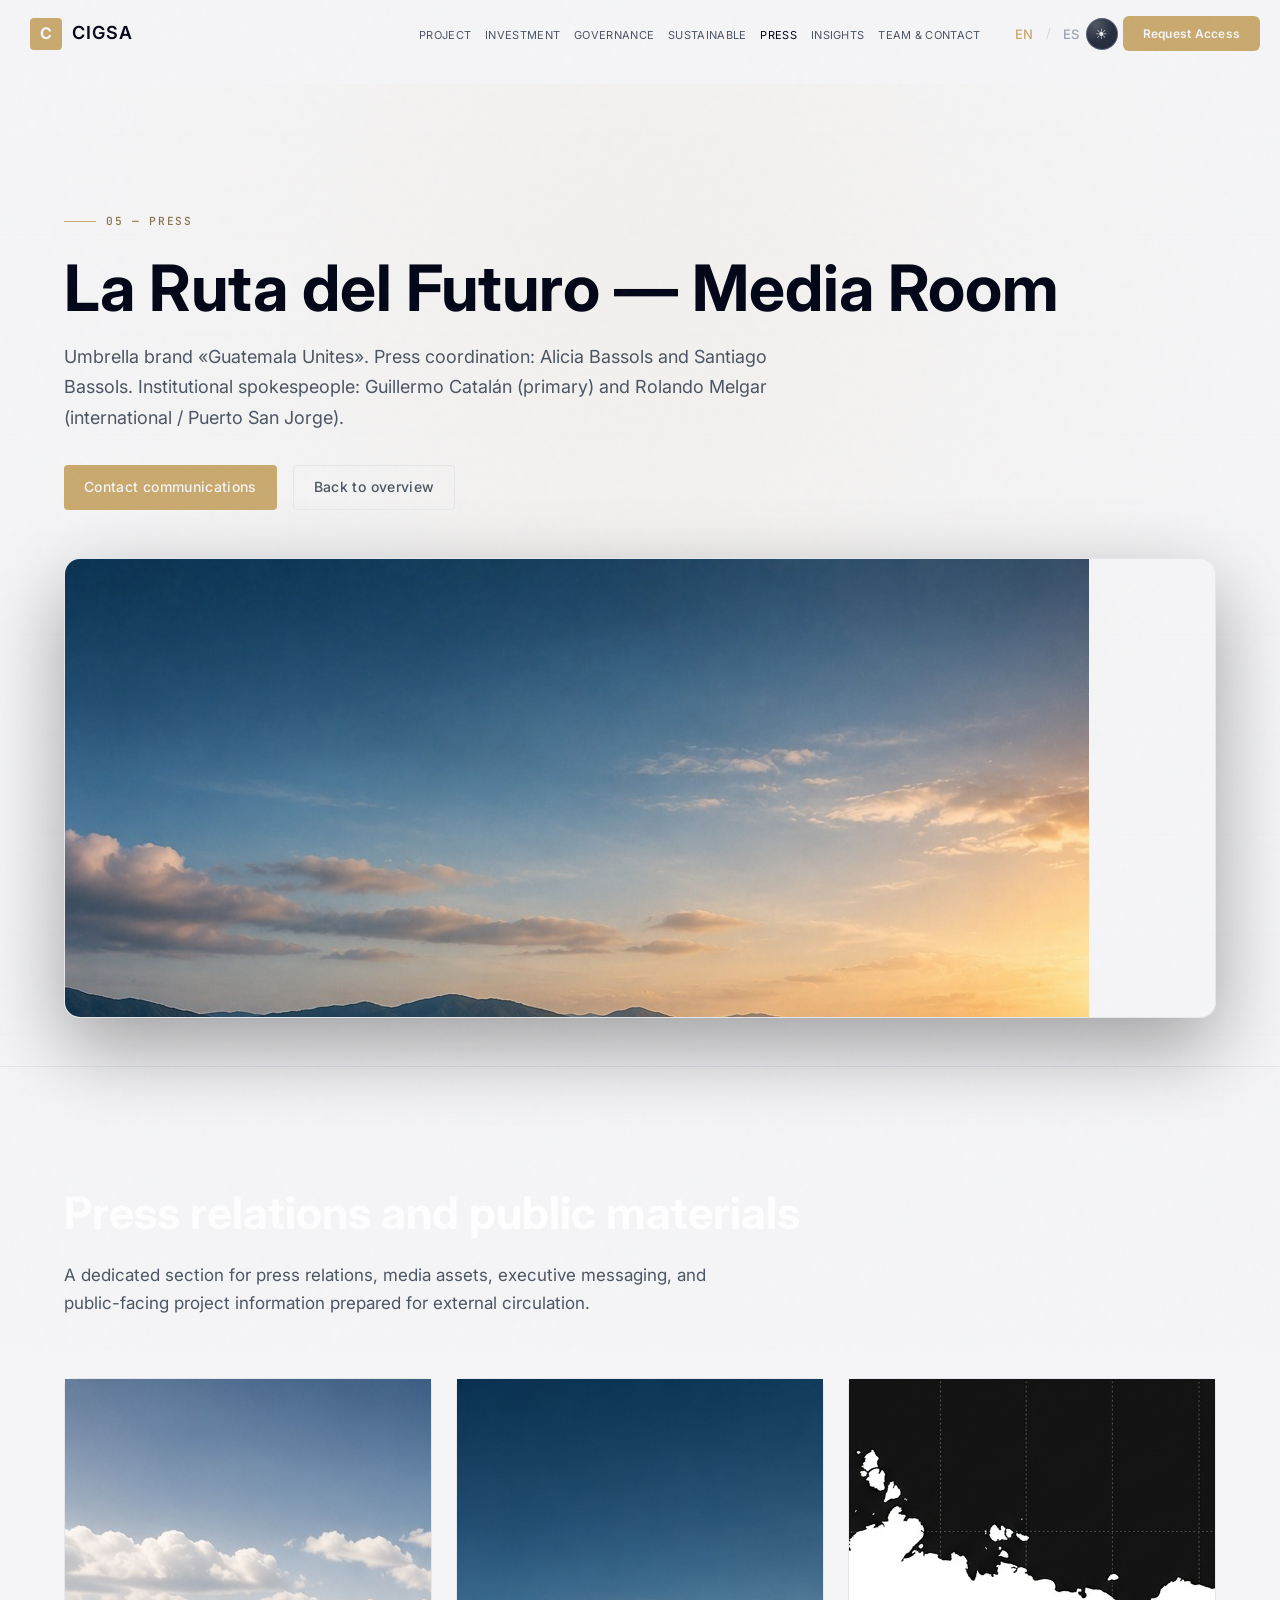
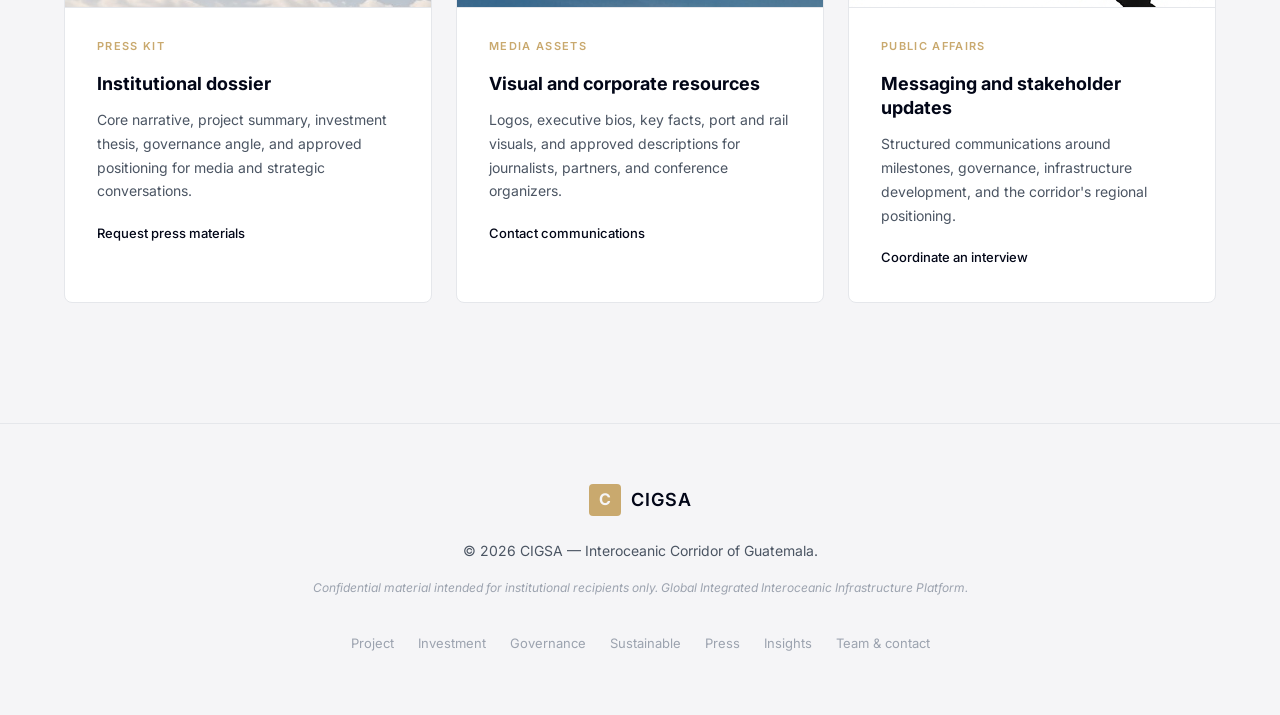
<file: prensa.html>
﻿<!DOCTYPE html>
<html lang="en">
<head>
    <meta charset="UTF-8">
    <meta name="viewport" content="width=device-width, initial-scale=1.0">
    <title>Press — CIGSA</title>
    <link rel="stylesheet" href="styles.css">
    <link href="https://fonts.googleapis.com/css2?family=Inter:wght@300;400;500;600;700&family=JetBrains+Mono:wght@400;500;700&display=swap" rel="stylesheet">
</head>
<body data-page="prensa">
    <nav class="navbar">
        <div class="nav-container">
            <a href="index.html" class="nav-logo">
                <span class="logo-icon">C</span>
                <span class="logo-text">CIGSA</span>
            </a>
            <div class="nav-menu">
            <ul class="nav-links">
                <li><a href="proyecto.html">PROJECT</a></li>
                <li><a href="inversion.html">INVESTMENT</a></li>
                <li><a href="gobernanza.html">GOVERNANCE</a></li>
                <li><a href="platform.html#sustainability">SUSTAINABLE</a></li>
                <li><a href="prensa.html" class="active">PRESS</a></li>
                <li><a href="insights.html">INSIGHTS</a></li>
                <li><a href="equipo-contacto.html">TEAM & CONTACT</a></li>
            </ul>
            <div class="nav-right">
                <div class="lang-switch" aria-label="Language">
                    <button class="lang-btn" type="button" data-lang="en" aria-pressed="true">EN</button>
                    <span class="lang-sep">/</span>
                    <button class="lang-btn" type="button" data-lang="es" aria-pressed="false">ES</button>
                </div>
                <button class="theme-toggle" type="button" aria-label="Toggle light/dark theme">
                    <span class="theme-toggle__icon theme-toggle__icon--sun" aria-hidden="true">☀</span>
                    <span class="theme-toggle__icon theme-toggle__icon--moon" aria-hidden="true">☾</span>
                </button>
                <a href="equipo-contacto.html" class="btn-investor">Request Access</a>
            </div>
            </div>
            <button class="mobile-toggle" aria-label="Menu">
                <span></span><span></span><span></span>
            </button>
        </div>
    </nav>

    <main class="page-main">
        <section class="page-hero">
            <div class="container">
                <p class="section-tag">05 — PRESS</p>
                <h1>Media Room</h1>
                <p class="hero-subtitle">Umbrella brand “Guatemala Unites”. Press coordination: Alicia Bassols and Santiago Bassols. Institutional spokespeople: Guillermo Catalán (lead) and Rolando Melgar (international / San Jorge Port).</p>
                <div class="hero-buttons">
                    <a href="equipo-contacto.html" class="btn btn-primary">Contact communications</a>
                    <a href="index.html" class="btn btn-outline">Back to overview</a>
                </div>
                <div class="hero-media">
                    <img src="./barc01.jpeg" alt="CIGSA institutional communications and press">
                </div>
            </div>
        </section>

        <section class="section">
            <div class="container">
                <h2>Press relations and public materials</h2>
                <p class="section-desc">A dedicated section for press relations, media assets, executive messaging, and public-facing project information prepared for external circulation.</p>

                <div class="press-grid">
                    <article class="press-card">
                        <div class="card-image">
                            <img src="./barc.jpeg" alt="CIGSA media briefing">
                        </div>
                        <span class="card-meta">PRESS KIT</span>
                        <h3>Institutional dossier</h3>
                        <p>Core narrative, project summary, investment thesis, governance angle, and approved positioning for media and strategic conversations.</p>
                        <a href="equipo-contacto.html" class="card-link">Request press materials</a>
                    </article>
                    <article class="press-card">
                        <div class="card-image">
                            <img src="./barc01.jpeg" alt="La Ruta del Futuro brand">
                        </div>
                        <span class="card-meta">MEDIA ASSETS</span>
                        <h3>Visual and corporate resources</h3>
                        <p>Logos, executive bios, key facts, port and rail visuals, and approved descriptions for journalists, partners, and conference organizers.</p>
                        <a href="equipo-contacto.html" class="card-link">Contact communications</a>
                    </article>
                    <article class="press-card">
                        <div class="card-image">
                            <img src="./mapa.png" alt="Corridor institutional message">
                        </div>
                        <span class="card-meta">PUBLIC AFFAIRS</span>
                        <h3>Messaging and stakeholder updates</h3>
                        <p>Structured communications around milestones, governance, infrastructure development, and the corridor's regional positioning.</p>
                        <a href="equipo-contacto.html" class="card-link">Coordinate an interview</a>
                    </article>
                </div>
            </div>
        </section>
    </main>

    <footer class="footer">
        <div class="container footer-content">
            <div class="footer-logo">
                <span class="logo-icon">C</span>
                <span class="logo-text">CIGSA</span>
            </div>
            <p class="footer-copy">© 2026 CIGSA — Interoceanic Corridor of Guatemala.</p>
            <p class="footer-disclaimer">This material is confidential and intended for institutional recipients only.</p>
            <ul class="footer-links">
                <li><a href="proyecto.html">Project</a></li>
                <li><a href="inversion.html">Investment</a></li>
                <li><a href="gobernanza.html">Governance</a></li>
                <li><a href="innovacion.html">Innovation</a></li>
                <li><a href="prensa.html">Press</a></li>
                <li><a href="insights.html">Insights</a></li>
                <li><a href="equipo-contacto.html">Team & Contact</a></li>
            </ul>
        </div>
    </footer>
<script src="translations.js"></script>
<script src="translations-pages.js"></script>
<script src="i18n.js"></script>
<script src="script.js"></script>
</body>
</html>
</file>
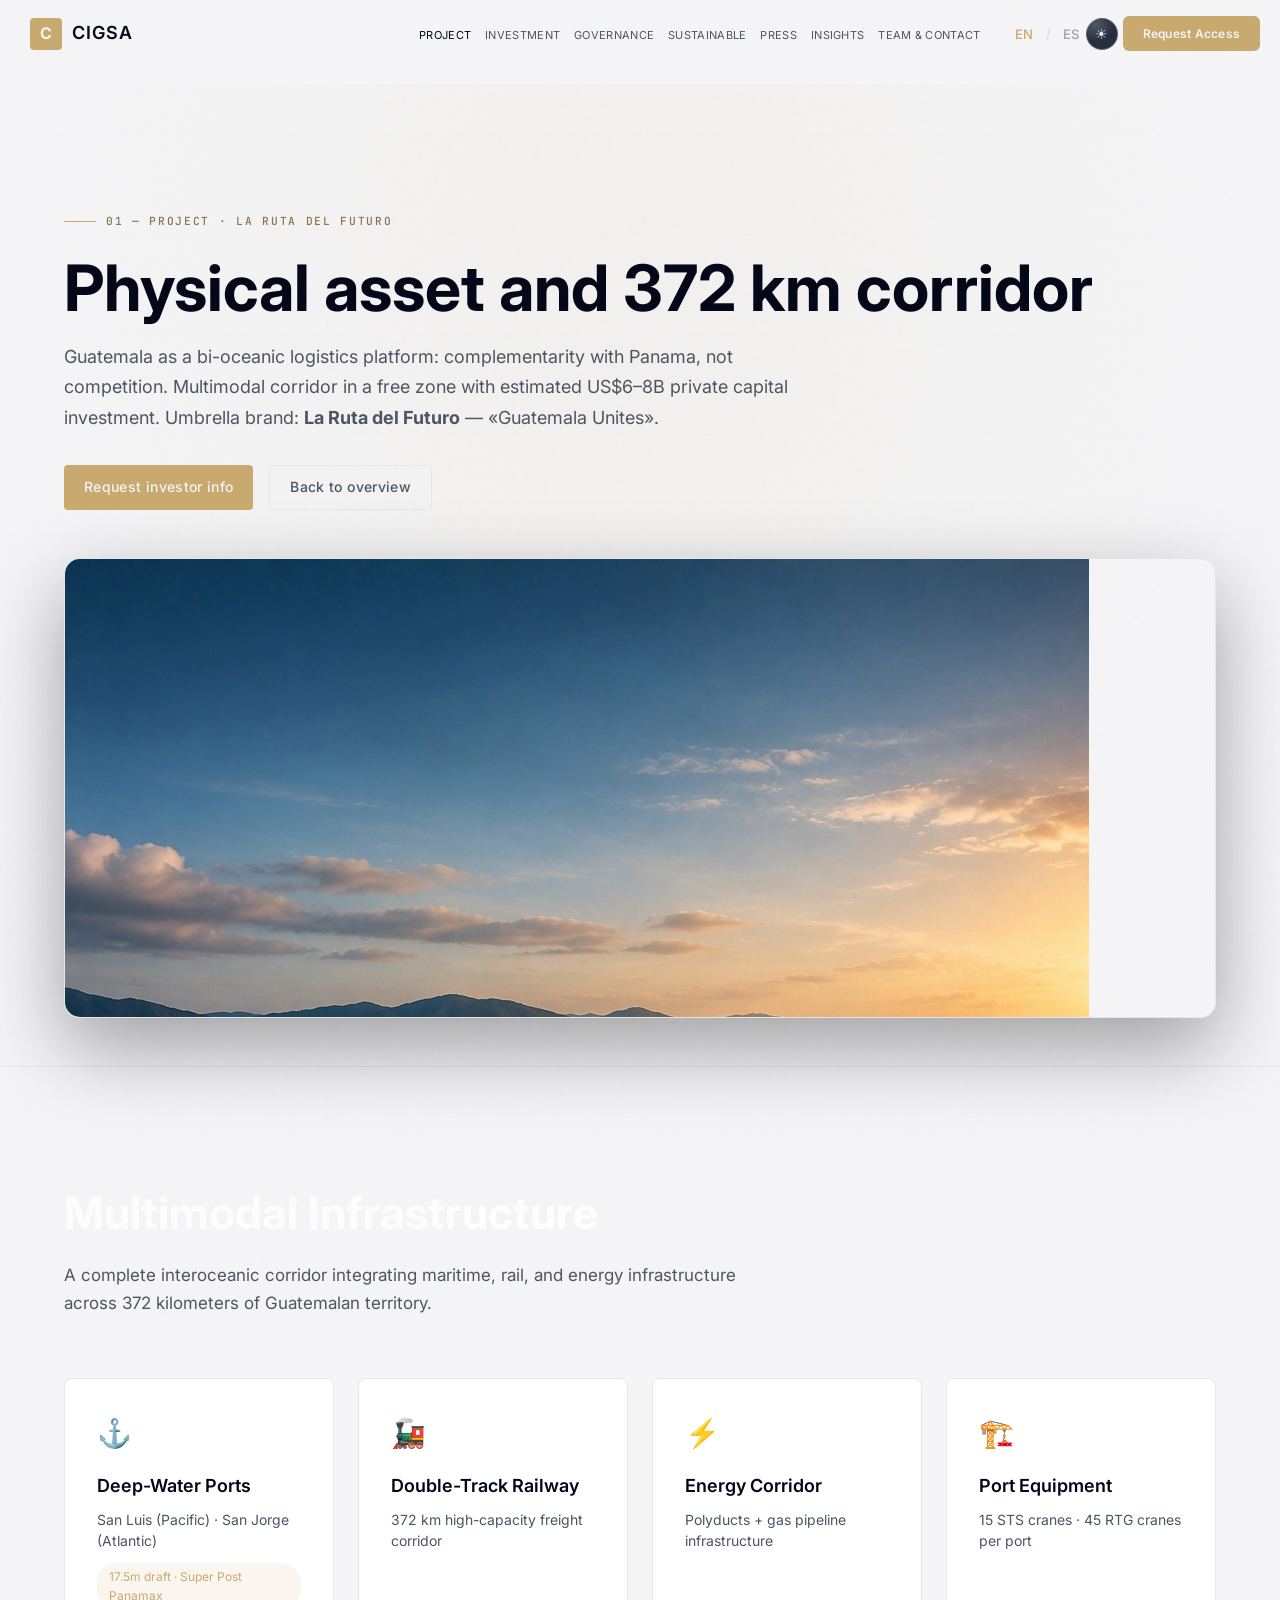
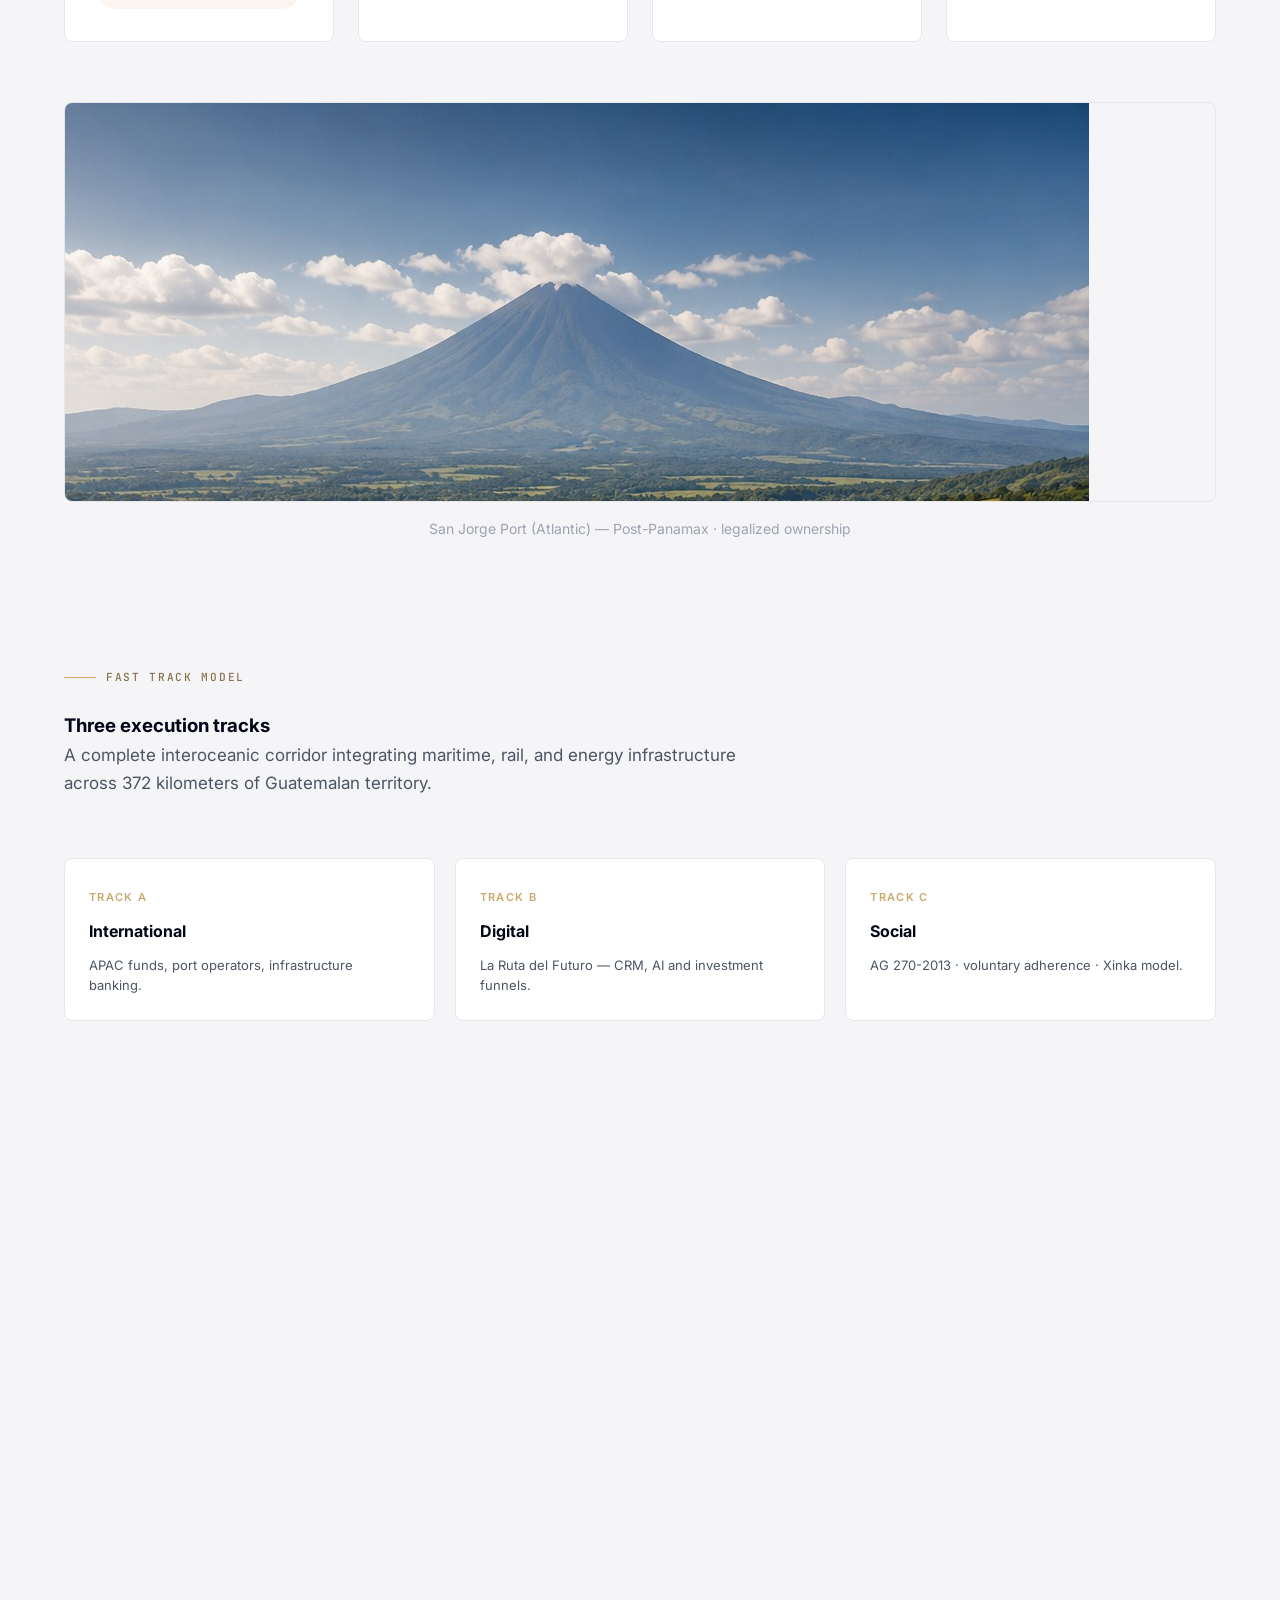
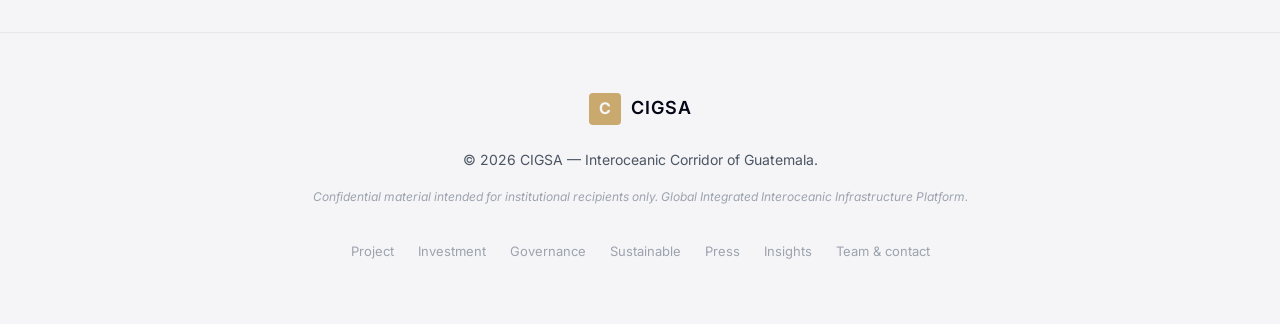
<file: proyecto.html>
﻿<!DOCTYPE html>
<html lang="en">
<head>
    <meta charset="UTF-8">
    <meta name="viewport" content="width=device-width, initial-scale=1.0">
    <title>Project — CIGSA</title>
    <link rel="stylesheet" href="styles.css">
    <link href="https://fonts.googleapis.com/css2?family=Inter:wght@300;400;500;600;700&family=JetBrains+Mono:wght@400;500;700&display=swap" rel="stylesheet">
</head>
<body data-page="proyecto">
    <nav class="navbar">
        <div class="nav-container">
            <a href="index.html" class="nav-logo">
                <span class="logo-icon">C</span>
                <span class="logo-text">CIGSA</span>
            </a>
            <div class="nav-menu">
            <ul class="nav-links">
                <li><a href="proyecto.html" class="active">PROJECT</a></li>
                <li><a href="inversion.html">INVESTMENT</a></li>
                <li><a href="gobernanza.html">GOVERNANCE</a></li>
                <li><a href="platform.html#sustainability">SUSTAINABLE</a></li>
                <li><a href="prensa.html">PRESS</a></li>
                <li><a href="insights.html">INSIGHTS</a></li>
                <li><a href="equipo-contacto.html">TEAM & CONTACT</a></li>
            </ul>
            <div class="nav-right">
                <div class="lang-switch" aria-label="Language">
                    <button class="lang-btn" type="button" data-lang="en" aria-pressed="true">EN</button>
                    <span class="lang-sep">/</span>
                    <button class="lang-btn" type="button" data-lang="es" aria-pressed="false">ES</button>
                </div>
                <button class="theme-toggle" type="button" aria-label="Toggle light/dark theme">
                    <span class="theme-toggle__icon theme-toggle__icon--sun" aria-hidden="true">☀</span>
                    <span class="theme-toggle__icon theme-toggle__icon--moon" aria-hidden="true">☾</span>
                </button>
                <a href="equipo-contacto.html" class="btn-investor">Request Access</a>
            </div>
            </div>
            <button class="mobile-toggle" aria-label="Menu">
                <span></span><span></span><span></span>
            </button>
        </div>
    </nav>

    <main class="page-main">
        <section class="page-hero">
            <div class="container">
                <p class="section-tag">01 — PROJECT · LA RUTA DEL FUTURO</p>
                <h1>Physical asset and 372 km corridor</h1>
                <p class="hero-subtitle">Guatemala as a bi-oceanic logistics platform: complementarity with Panama, not competition. Multimodal corridor in a free-trade zone with an estimated US$6–8B in private capital. Umbrella communications brand: <strong>La Ruta del Futuro</strong> — “Guatemala Unites”.</p>
                <div class="hero-buttons">
                    <a href="equipo-contacto.html" class="btn btn-primary">Request Investor Info</a>
                    <a href="index.html" class="btn btn-outline">Back to overview</a>
                </div>
                <div class="hero-media">
                    <img src="./barc01.jpeg" alt="CIGSA logistics corridor and interoceanic infrastructure">
                </div>
            </div>
        </section>

        <section class="section">
            <div class="container">
                <h2>Multimodal Infrastructure</h2>
                <p class="section-desc">A complete interoceanic corridor integrating maritime, rail, and energy infrastructure across 372 kilometers of Guatemalan territory.</p>

                <div class="infra-grid">
                    <div class="infra-card">
                        <div class="infra-icon">⚓</div>
                        <h3>Deep-Water Ports</h3>
                        <p>San Luis (Pacific) · San Jorge (Atlantic)</p>
                        <span class="infra-detail">17.5m draft · Super Post Panamax</span>
                    </div>
                    <div class="infra-card">
                        <div class="infra-icon">🚂</div>
                        <h3>Double-Track Railway</h3>
                        <p>372 km high-speed freight corridor</p>
                    </div>
                    <div class="infra-card">
                        <div class="infra-icon">⚡</div>
                        <h3>Energy Corridor</h3>
                        <p>Polyducts + gas pipeline infrastructure</p>
                    </div>
                    <div class="infra-card">
                        <div class="infra-icon">🏗️</div>
                        <h3>Port Equipment</h3>
                        <p>15 STS cranes · 45 RTG cranes per port</p>
                    </div>
                </div>

                <div class="port-showcase">
                    <div class="port-image">
                        <img src="./barc.jpeg" alt="CIGSA deep-water port and port infrastructure">
                    </div>
                    <p class="port-caption">San Jorge Port (Atlantic) — Post-Panamax · legal title secured</p>
                </div>

                <p class="section-tag" style="margin-top: 48px;">FAST TRACK MODEL</p>
                <h3>Three execution tracks</h3>
                <p class="section-desc">Operational blueprint: international, domestic digital (La Ruta del Futuro), and social movement with 3,500+ shareholder families.</p>
                <div class="tracks-grid">
                    <article class="track-card">
                        <span class="card-meta">TRACK A</span>
                        <h3>International</h3>
                        <p>APAC funds, port operators, infrastructure banking.</p>
                    </article>
                    <article class="track-card">
                        <span class="card-meta">TRACK B</span>
                        <h3>Digital</h3>
                        <p>La Ruta del Futuro — CRM, AI, and investment funnels.</p>
                    </article>
                    <article class="track-card">
                        <span class="card-meta">TRACK C</span>
                        <h3>Social</h3>
                        <p>AG 270-2013 · voluntary adherence · Xinka model.</p>
                    </article>
                </div>

                <div class="benchmark">
                    <h3>Competitive benchmark</h3>
                    <div class="table-wrapper">
                        <table>
                            <thead>
                                <tr>
                                    <th>Criterion</th>
                                    <th>CIGSA</th>
                                    <th>Panama Canal</th>
                                    <th>Tehuantepec (Mexico)</th>
                                </tr>
                            </thead>
                            <tbody>
                                <tr>
                                    <td>Governance</td>
                                    <td class="highlight">Private BOT</td>
                                    <td>State-operated</td>
                                    <td>State-operated</td>
                                </tr>
                                <tr>
                                    <td>Draft depth</td>
                                    <td class="highlight">17.5 m</td>
                                    <td>15.2 m</td>
                                    <td>N/A</td>
                                </tr>
                                <tr>
                                    <td>Vessel class</td>
                                    <td class="highlight">Super Post Panamax</td>
                                    <td>Neo-Panamax</td>
                                    <td>Ro-Ro / Container</td>
                                </tr>
                                <tr>
                                    <td>Rail corridor</td>
                                    <td class="highlight">372 km double-track</td>
                                    <td>No rail link</td>
                                    <td>306 km</td>
                                </tr>
                                <tr>
                                    <td>Capital model</td>
                                    <td class="highlight">Private ($8B)</td>
                                    <td>Toll-funded</td>
                                    <td>Public investment</td>
                                </tr>
                                <tr>
                                    <td>Investor access</td>
                                    <td class="highlight">Open (BOT)</td>
                                    <td>None</td>
                                    <td>None</td>
                                </tr>
                            </tbody>
                        </table>
                    </div>
                </div>
            </div>
        </section>
    </main>

    <footer class="footer">
        <div class="container footer-content">
            <div class="footer-logo">
                <span class="logo-icon">C</span>
                <span class="logo-text">CIGSA</span>
            </div>
            <p class="footer-copy">© 2026 CIGSA — Interoceanic Corridor of Guatemala.</p>
            <p class="footer-disclaimer">This material is confidential and intended for institutional recipients only.</p>
            <ul class="footer-links">
                <li><a href="proyecto.html">Project</a></li>
                <li><a href="inversion.html">Investment</a></li>
                <li><a href="gobernanza.html">Governance</a></li>
                <li><a href="innovacion.html">Innovation</a></li>
                <li><a href="prensa.html">Press</a></li>
                <li><a href="insights.html">Insights</a></li>
                <li><a href="equipo-contacto.html">Team & Contact</a></li>
            </ul>
        </div>
    </footer>
<script src="translations.js"></script>
<script src="translations-pages.js"></script>
<script src="i18n.js"></script>
<script src="script.js"></script>
</body>
</html>
</file>
<file: styles.css>
/* === RESET & BASE === */
*, *::before, *::after {
    margin: 0;
    padding: 0;
    box-sizing: border-box;
}

:root {
    --bg-primary: #080b0f;
    --bg-secondary: #0f1419;
    --bg-card: #0f1419;
    --bg-card-hover: #161c24;
    --text-primary: #f0f4f8;
    --text-secondary: #8b95a1;
    --text-muted: #4a5568;
    --accent: #c9a96e;
    --accent-hover: #dfc28e;
    --accent-muted: #8a7250;
    --teal: #00c9a7;
    --border: #1e2832;
    --border-light: #2a3540;
    --gradient-gold: linear-gradient(135deg, var(--accent), var(--accent-hover));
    --font: 'Inter', -apple-system, BlinkMacSystemFont, sans-serif;
    --font-mono: 'JetBrains Mono', ui-monospace, monospace;
    --radius: 4px;
    --radius-lg: 8px;
    --transition: all 0.2s cubic-bezier(0.4, 0, 0.2, 1);
}

[data-theme="light"] {
    --bg-primary: #f5f5f7;
    --bg-secondary: #ffffff;
    --bg-card: #ffffff;
    --bg-card-hover: #f3f4f6;
    --text-primary: #020617;
    --text-secondary: #4b5563;
    --text-muted: #9ca3af;
    --border: #e5e7eb;
    --border-light: #e5e7eb;
}

html {
    scroll-behavior: smooth;
}

body {
    font-family: var(--font);
    background: var(--bg-primary);
    color: var(--text-primary);
    line-height: 1.6;
    overflow-x: hidden;
}

.container {
    max-width: 1200px;
    margin: 0 auto;
    padding: 0 24px;
}

/* === NAVIGATION === */
.navbar {
    position: fixed;
    top: 0;
    left: 0;
    right: 0;
    z-index: 1000;
    padding: 16px 0;
    transition: background 0.35s ease, border-color 0.35s ease;
}

.navbar.navbar-scrolled {
    border-bottom-color: transparent;
    background: rgba(8, 11, 15, 0.95);
}

.home-page .navbar {
    background: rgba(8, 10, 14, 0.5);
    border-bottom-color: rgba(255, 255, 255, 0.08);
}

.home-page .navbar.navbar-scrolled {
    background: rgba(8, 11, 15, 0.92);
    border-bottom-color: transparent;
}

.navbar--ecosystem {
  background-color: #00c9a700 !important;
}


.nav-container--ecosystem {
   
}

.nav-logo--ecosystem img {
    display: block;
    height: 36px;
    width: auto;
    max-width: 160px;
    object-fit: contain;
    margin-left: 30px;
}

.navbar--ecosystem .lang-btn {
    color: rgba(240, 246, 252, 0.75);
}

.navbar--ecosystem .lang-btn.active {
    color: var(--accent);
}

.navbar--ecosystem .lang-sep {
    color: rgba(240, 246, 252, 0.45);
}

.nav-container {
    width: 100%;
    display: flex;
    justify-content: end;
}

.nav-logo {
    display: flex;
    align-items: center;
    gap: 10px;
    text-decoration: none;
    color: inherit;
    margin-left: 30px;
}

.logo-icon {
    width: 32px;
    height: 32px;
    background: var(--accent);
    border-radius: var(--radius);
    display: flex;
    align-items: center;
    justify-content: center;
    font-weight: 700;
    font-size: 16px;
    color: var(--bg-primary);
}

.logo-text {
    font-weight: 600;
    font-size: 18px;
    letter-spacing: 1px;
}

.nav-menu {
    display: flex;
    align-items: center;
    gap: 28px;
    margin-left: auto;
}

.nav-links {
    display: flex;
    list-style: none;
    gap: 14px;
}

.nav-links a {
    color: var(--text-secondary);
    text-decoration: none;
    font-size: 11px;
    font-weight: 400;
    transition: var(--transition);
    letter-spacing: 0.3px;
    white-space: nowrap;
}

.nav-links a:hover {
    color: var(--text-primary);
}

.nav-links a.active {
    color: var(--text-primary);
}

.nav-right {
    display: flex;
    align-items: center;
    margin-right: 20px;
}

.lang-switch {
    display: flex;
    align-items: center;
    gap: 6px;
    font-size: 13px;
    color: var(--text-muted);
}

.lang-btn {
    background: none;
    border: none;
    padding: 4px 6px;
    font-size: 13px;
    font-weight: 500;
    color: var(--text-muted);
    cursor: pointer;
    font-family: inherit;
    letter-spacing: 0.04em;
    transition: color 0.2s ease;
    border-radius: 4px;
}

.lang-btn:hover {
    color: var(--text-primary);
}

.lang-btn.active {
    color: var(--accent);
}

.lang-sep {
    opacity: 0.35;
    user-select: none;
}

.theme-toggle {
    position: relative;
    display: inline-flex;
    align-items: center;
    justify-content: center;
    width: 32px;
    height: 32px;
    border-radius: 999px;
    border: 1px solid rgba(148, 163, 184, 0.4);
    background: radial-gradient(circle at 30% 20%, rgba(248, 250, 252, 0.2), transparent 55%), rgba(15, 23, 42, 0.9);
    cursor: pointer;
    padding: 0;
    color: #e5e7eb;
    transition: background 0.25s ease, border-color 0.25s ease, transform 0.2s ease, box-shadow 0.25s ease;
}

.theme-toggle:hover {
    border-color: rgba(248, 250, 252, 0.7);
    box-shadow: 0 0 0 1px rgba(15, 23, 42, 0.8), 0 0 0 4px rgba(148, 163, 184, 0.35);
}

.theme-toggle__icon {
    font-size: 14px;
    line-height: 1;
    position: absolute;
    opacity: 0;
    transform: scale(0.7);
    transition: opacity 0.25s ease, transform 0.25s ease;
}

.theme-toggle__icon--moon {
    opacity: 1;
    transform: scale(1);
}

[data-theme="light"] .theme-toggle__icon--sun {
    opacity: 1;
    transform: scale(1);
}

[data-theme="light"] .theme-toggle__icon--moon {
    opacity: 0;
    transform: scale(0.7);
}

html:not([data-theme="light"]) .theme-toggle__icon--sun {
    opacity: 0;
    transform: scale(0.7);
}

html:not([data-theme="light"]) .theme-toggle__icon--moon {
    opacity: 1;
    transform: scale(1);
}

.btn-investor {
    display: inline-flex;
    align-items: center;
    background: var(--accent);
    color: var(--bg-primary);
    border: none;
    padding: 8px 20px;
    border-radius: 6px;
    font-size: 12px;
    font-weight: 600;
    cursor: pointer;
    transition: var(--transition);
    text-decoration: none;
    letter-spacing: 0.02em;
    white-space: nowrap;
    margin-left: 5px;
}

.btn-investor:hover {
    transform: translateY(-1px);
    box-shadow: 0 4px 20px rgba(200, 169, 96, 0.3);
}

.mobile-toggle {
    display: none;
    flex-direction: column;
    gap: 5px;
    background: none;
    border: none;
    cursor: pointer;
    padding: 5px;
}

.mobile-toggle span {
    width: 24px;
    height: 2px;
    background: var(--text-primary);
    transition: var(--transition);
}

/* === HERO === */
.hero {
    margin-top: 80px;
    min-height: 70vh;
    display: flex;
    flex-direction: column;
    justify-content: center;
    align-items: center;
    text-align: center;
    position: relative;
    background: radial-gradient(ellipse at 50% 50%, rgba(200, 169, 96, 0.03) 0%, transparent 70%);
}

/* Hero home — imagen de fondo */
.hero-home {
    overflow: hidden;
    background: var(--bg-primary);
}

.hero-bg {
    position: absolute;
    inset: 0;
    z-index: 0;
    overflow: hidden;

}

.hero-bg img {
    position: absolute;
    inset: 0;
    width: 100%;
    height: 100%;
    object-fit: cover;
    object-position: center center;
}

.hero-bg-overlay {
    
    position: absolute;
    inset: 0;
    background:
        linear-gradient(180deg,
            rgba(8, 10, 14, 0.88) 0%,
            rgba(8, 10, 14, 0.45) 38%,
            rgba(8, 10, 14, 0.55) 62%,
            rgba(8, 10, 14, 0.92) 100%),
        linear-gradient(90deg,
            rgba(8, 10, 14, 0.75) 0%,
            transparent 22%,
            transparent 78%,
            rgba(8, 10, 14, 0.75) 100%),
        radial-gradient(ellipse 80% 60% at 50% 40%, transparent 0%, rgba(8, 10, 14, 0.35) 100%);
}

.hero-home::before {
    z-index: 1;
    opacity: 0.06;
}

.hero-home .hero-bg-labels {
    z-index: 2;
}

.hero-home .hero-content,
.hero-home .hero-stats {
    z-index: 3;
}

.hero-home .hero-label {
    opacity: 0.55;
    color: rgba(255, 255, 255, 0.5);
    text-shadow: 0 2px 24px rgba(0, 0, 0, 0.8);
}

.hero-home .section-tag {
    color: var(--accent);
}

.hero-home .hero-subtitle {
    color: rgba(255, 255, 255, 0.82);
    text-shadow: 0 1px 20px rgba(0, 0, 0, 0.6);
}

.hero-home .hero-stats {
    width: 100%;
    max-width: 900px;
    margin-top: 64px;
    padding: 32px 40px 0;
    border-top-color: rgba(255, 255, 255, 0.12);
    backdrop-filter: blur(2px);
}

.hero-home .hero-stats.hero-stats--strip {
    position: relative;
    width: 100%;
    max-width: min(1280px, 100%);
    margin-top: 64px;
    padding: 28px 20px 0;
    border-top: 1px solid rgba(255, 255, 255, 0.12);
    backdrop-filter: blur(2px);
    background: transparent;
    display: grid;
    grid-template-columns: repeat(6, 1fr);
    grid-template-rows: repeat(2, auto);
    gap: 0;
    overflow: hidden;
}

.hero-home:has(.hero-stats--strip) {
    padding-bottom: 0;
}

.hero-stats--strip .stat {
    position: relative;
    display: flex;
    align-items: center;
    gap: 12px;
    min-width: 0;
    padding: 14px 16px;
    text-align: left;
}

.hero-stats--strip .stat:nth-child(n + 7) {
    border-top: 1px solid rgba(255, 255, 255, 0.12);
}

.hero-stats--strip .stat:not(:nth-child(6n))::after {
    content: '';
    position: absolute;
    top: 22%;
    right: 0;
    width: 1px;
    height: 56%;
    background: rgba(255, 255, 255, 0.12);
}

.hero-stats--strip .stat-icon {
    flex: 0 0 32px;
    width: 32px;
    height: 32px;
    color: var(--teal);
}

.hero-stats--strip .stat-icon svg {
    width: 100%;
    height: 100%;
    display: block;
}

.hero-stats--strip .stat-body {
    display: flex;
    flex-direction: column;
    gap: 2px;
    min-width: 0;
}

.hero-stats--strip .stat-value {
    font-family: var(--font-mono);
    font-size: clamp(0.95rem, 1.2vw, 1.5rem);
    font-weight: 700;
    line-height: 1.15;
    color: var(--teal);
    margin: 0;
    text-shadow: 0 2px 16px rgba(0, 0, 0, 0.5);
}

.hero-stats--strip .stat-value--text {
    font-family: var(--font-sans, 'Inter', sans-serif);
    font-size: clamp(0.72rem, 1vw, 0.85rem);
    font-weight: 600;
    line-height: 1.3;
    color: var(--teal);
    max-width: 9rem;
}

.hero-stats--strip .stat-label {
    font-size: 11px;
    font-weight: 400;
    line-height: 1.35;
    letter-spacing: 0.02em;
    color: rgba(255, 255, 255, 0.65);
    text-transform: none;
}

.hero-stats--strip .stat-value.counting {
    color: var(--teal);
    text-shadow: 0 0 20px rgba(0, 201, 167, 0.4);
}

.hero-home .stat-value {
    text-shadow: 0 2px 16px rgba(0, 0, 0, 0.5);
}

.hero-home .stat-label {
    color: rgba(255, 255, 255, 0.65);
}

.hero::before {
    content: '';
    position: absolute;
    top: 0;
    left: 0;
    right: 0;
    bottom: 0;
    background: 
        linear-gradient(90deg, transparent 0%, transparent 49.5%, var(--border) 49.5%, var(--border) 50.5%, transparent 50.5%),
        linear-gradient(0deg, transparent 0%, transparent 49.5%, var(--border) 49.5%, var(--border) 50.5%, transparent 50.5%);
    background-size: 100px 100px;
    opacity: 0.15;
    pointer-events: none;
}

.hero-bg-labels {
    position: absolute;
    top: 0;
    left: 0;
    right: 0;
    bottom: 0;
    pointer-events: none;
}

.hero-label {
    position: absolute;
    font-size: 12px;
    letter-spacing: 3px;
    color: var(--text-muted);
    opacity: 0.4;
    text-transform: uppercase;
}

.hero-label.left {
    top: 50%;
    left: 5%;
    transform: translateY(-50%) rotate(-90deg);
}

.hero-label.right {
    top: 50%;
    right: 5%;
    transform: translateY(-50%) rotate(90deg);
}

.hero-label.center {
    bottom: 15%;
    left: 50%;
    transform: translateX(-50%);
    font-size: 14px;
    opacity: 0.3;
}

.hero-content {
    position: relative;
    z-index: 1;
    max-width: 800px;
}

.section-tag {
    font-family: var(--font-mono);
    font-size: 0.7rem;
    letter-spacing: 0.15em;
    text-transform: uppercase;
    color: var(--accent-muted);
    margin-bottom: 24px;
    font-weight: 500;
}

.hero h1 {
    font-size: clamp(2.5rem, 5vw, 4rem);
    font-weight: 700;
    line-height: 1.1;
    margin-bottom: 24px;
    background: linear-gradient(180deg, #ffffff 0%, #cccccc 100%);
    -webkit-background-clip: text;
    -webkit-text-fill-color: transparent;
    background-clip: text;
}

.hero-subtitle {
    font-size: 18px;
    color: var(--text-secondary);
    max-width: 650px;
    margin: 0 auto 40px;
    line-height: 1.7;
}

.hero-buttons {
    display: flex;
    gap: 16px;
    justify-content: center;
    flex-wrap: wrap;
}

.hero-media {
    margin-top: 48px;
    border-radius: calc(var(--radius-lg) + 8px);
    overflow: hidden;
    border: 1px solid var(--border);
    box-shadow: 0 30px 80px rgba(0, 0, 0, 0.35);
    height: 460px;
    background-size: cover;
    background-position: center;
    background-repeat: no-repeat;
}

.btn {
    display: inline-flex;
    align-items: center;
    padding: 0.625rem 1.25rem;
    border-radius: var(--radius);
    font-size: 0.875rem;
    font-weight: 500;
    letter-spacing: 0.025em;
    text-decoration: none;
    transition: var(--transition);
    cursor: pointer;
    border: none;
}

.btn-primary {
    background: var(--accent);
    color: var(--bg-primary);
}

.btn-primary:hover {
    transform: translateY(-2px);
    background-color: var(--accent-hover);
    box-shadow: 0 8px 30px rgba(201, 169, 110, 0.2);
}

.btn-outline {
    border: 1px solid var(--border);
    color: var(--text-secondary);
    background: transparent;
}

.btn-outline:hover {
    border-color: var(--accent);
    color: var(--accent);
}

.hero-stats {
    position: relative;
    z-index: 1;
    display: flex;
    gap: 60px;
    margin-top: 80px;
    padding-top: 40px;
    border-top: 1px solid var(--border);
}

.page-main {
    padding-top: 84px;
}

.page-hero {
    position: relative;
    padding: 120px 0 48px;
    border-bottom: 1px solid var(--border);
    background: radial-gradient(ellipse at 50% 20%, rgba(200, 169, 96, 0.06) 0%, transparent 70%);
}

.page-hero::before {
    content: '';
    position: absolute;
    inset: 0;
    background:
        linear-gradient(90deg, transparent 0%, transparent 49.5%, var(--border) 49.5%, var(--border) 50.5%, transparent 50.5%),
        linear-gradient(0deg, transparent 0%, transparent 49.5%, var(--border) 49.5%, var(--border) 50.5%, transparent 50.5%);
    background-size: 100px 100px;
    opacity: 0.08;
    pointer-events: none;
}

.page-hero .container {
    position: relative;
    z-index: 1;
}

.page-hero h1 {
    font-size: clamp(2.4rem, 5vw, 4rem);
    line-height: 1.05;
    margin-bottom: 20px;
}

.page-hero .hero-subtitle {
    margin: 0 0 32px;
    max-width: 760px;
}

.page-hero .hero-buttons {
    justify-content: flex-start;
}

.stat {
    text-align: center;
}

.stat-value {
    display: block;
    font-family: var(--font-mono);
    font-size: 28px;
    font-weight: 700;
    color: var(--teal);
    margin-bottom: 4px;
}

.stat-label {
    font-size: 12px;
    color: var(--text-muted);
    letter-spacing: 0.5px;
}

/* === SECTIONS === */
.section {
    padding: 120px 0;
    position: relative;
    overflow: hidden;
}

.section::before {
    content: attr(data-watermark);
    position: absolute;
    top: 50%;
    left: 50%;
    transform: translate(-50%, -50%);
    font-size: 15vw;
    font-weight: 800;
    color: rgba(255, 255, 255, 0.02);
    white-space: nowrap;
    z-index: 0;
    pointer-events: none;
    font-family: var(--font-mono);
}

.section > .container {
    position: relative;
    z-index: 1;
}

.section-dark {
    background: var(--bg-secondary);
}

.section h2 {
    font-size: clamp(2rem, 3.5vw, 3rem);
    font-weight: 700;
    margin-bottom: 20px;
    line-height: 1.2;
}

.section-desc {
    font-size: 17px;
    color: var(--text-secondary);
    max-width: 700px;
    margin-bottom: 60px;
    line-height: 1.7;
}

/* === INFRASTRUCTURE GRID === */
.infra-grid {
    display: grid;
    grid-template-columns: repeat(auto-fit, minmax(250px, 1fr));
    gap: 24px;
    margin-bottom: 60px;
}

.infra-card {
    background: var(--bg-card);
    border: 1px solid var(--border);
    border-radius: var(--radius-lg);
    padding: 32px;
    transition: var(--transition);
}

.infra-card:hover {
    border-color: var(--accent);
    transform: translateY(-4px);
    box-shadow: 0 20px 60px rgba(0, 0, 0, 0.3);
}

.infra-icon {
    font-size: 28px;
    margin-bottom: 16px;
}

.infra-card h3 {
    font-size: 18px;
    font-weight: 600;
    margin-bottom: 8px;
}

.infra-card p {
    font-size: 14px;
    color: var(--text-secondary);
    line-height: 1.5;
}

.infra-detail {
    display: inline-block;
    margin-top: 12px;
    font-size: 12px;
    color: var(--accent);
    background: rgba(200, 169, 96, 0.1);
    padding: 4px 12px;
    border-radius: 20px;
}

/* === PORT SHOWCASE === */
.port-showcase {
    margin-bottom: 80px;
}

.port-image {
    border-radius: var(--radius-lg);
    overflow: hidden;
    border: 1px solid var(--border);
    margin-bottom: 16px;
    position: relative;
    display: block;
    height: 400px;
    background-size: 100%;
    background-position: center;
    background-repeat: no-repeat;
    transition: background-size 0.6s cubic-bezier(0.16, 1, 0.3, 1);
}

.port-image::after {
    content: '+';
    position: absolute;
    top: 0;
    left: 0;
    width: 100%;
    height: 100%;
    background: rgba(8, 11, 15, 0.6);
    color: var(--accent);
    font-size: 48px;
    font-weight: 300;
    display: flex;
    align-items: center;
    justify-content: center;
    opacity: 0;
    transition: var(--transition);
    pointer-events: none;
}

.port-showcase:hover .port-image::after {
    opacity: 1;
}

.port-showcase:hover .port-image {
    background-size: 105%;
}

.port-placeholder {
    height: 400px;
    background: linear-gradient(135deg, #1a1a2e 0%, #16213e 50%, #0f3460 100%);
    display: flex;
    align-items: center;
    justify-content: center;
    padding: 40px;
    text-align: center;
    color: var(--text-muted);
    font-style: italic;
}

.port-caption {
    font-size: 14px;
    color: var(--text-muted);
    text-align: center;
}

/* === BENCHMARK TABLE === */
.benchmark {
    background: var(--bg-card);
    border: 1px solid var(--border);
    border-radius: var(--radius-lg);
    padding: 40px;
    overflow: hidden;
}

.benchmark h3 {
    font-size: 20px;
    margin-bottom: 24px;
    font-weight: 600;
}

.table-wrapper {
    overflow-x: auto;
}

table {
    width: 100%;
    border-collapse: collapse;
    font-size: 14px;
}

thead {
    border-bottom: 1px solid var(--border);
}

th {
    text-align: left;
    padding: 12px 16px;
    font-weight: 500;
    color: var(--text-muted);
    font-size: 12px;
    text-transform: uppercase;
    letter-spacing: 1px;
}

td {
    padding: 14px 16px;
    border-bottom: 1px solid var(--border);
    color: var(--text-secondary);
}

td.highlight {
    color: var(--accent);
    font-weight: 500;
}

/* === BOT MODEL === */
.bot-model {
    background: var(--bg-card);
    border: 1px solid var(--border);
    border-radius: var(--radius-lg);
    padding: 48px;
    margin-bottom: 60px;
}

.bot-title {
    font-size: 14px;
    text-transform: uppercase;
    letter-spacing: 2px;
    color: var(--text-muted);
    margin-bottom: 40px;
}

.bot-steps {
    display: grid;
    grid-template-columns: repeat(3, 1fr);
    gap: 32px;
}

.bot-step {
    position: relative;
    padding-left: 20px;
    border-left: 2px solid var(--border);
}

.bot-step:hover {
    border-left-color: var(--accent);
}

.step-number {
    display: inline-block;
    width: 32px;
    height: 32px;
    line-height: 32px;
    text-align: center;
    background: var(--accent);
    color: var(--bg-primary);
    border-radius: 50%;
    font-weight: 700;
    font-size: 14px;
    margin-bottom: 16px;
}

.bot-step h4 {
    font-size: 18px;
    margin-bottom: 8px;
    font-weight: 600;
}

.bot-step p {
    font-size: 14px;
    color: var(--text-secondary);
    line-height: 1.6;
}

/* === COINGT === */
.coingt-section {
    margin-bottom: 60px;
}

.coingt-section h3 {
    font-size: 24px;
    margin-bottom: 12px;
}

.coingt-desc {
    color: var(--text-secondary);
    margin-bottom: 32px;
    font-size: 15px;
}

.coingt-grid {
    display: grid;
    grid-template-columns: repeat(auto-fit, minmax(280px, 1fr));
    gap: 24px;
}

.coingt-card {
    background: var(--bg-card);
    border: 1px solid var(--border);
    border-radius: var(--radius-lg);
    padding: 32px;
    display: flex;
    flex-direction: column;
    gap: 8px;
    transition: var(--transition);
}

.coingt-card:hover {
    border-color: var(--accent);
}

.coingt-label {
    font-size: 12px;
    text-transform: uppercase;
    letter-spacing: 1px;
    color: var(--text-muted);
}

.coingt-value {
    font-family: var(--font-mono);
    font-size: 28px;
    font-weight: 700;
    color: var(--teal);
}

.coingt-detail {
    font-size: 13px;
    color: var(--text-secondary);
    line-height: 1.5;
}

/* === DATA ROOM === */
.data-room {
    background: var(--bg-card);
    border: 1px solid var(--border);
    border-radius: var(--radius-lg);
    padding: 40px;
    text-align: center;
}

.data-room h3 {
    font-size: 22px;
    margin-bottom: 12px;
}

.data-room p {
    color: var(--text-secondary);
    margin-bottom: 24px;
    font-size: 15px;
}

/* === GOVERNANCE === */
.governance-highlight {
    background: var(--bg-card);
    border: 1px solid var(--border);
    border-radius: var(--radius-lg);
    padding: 48px;
    text-align: center;
    margin-bottom: 60px;
}

.gov-label {
    font-size: 12px;
    text-transform: uppercase;
    letter-spacing: 2px;
    color: var(--text-muted);
    display: block;
    margin-bottom: 8px;
}

.gov-value {
    font-family: var(--font-mono);
    font-size: 64px;
    font-weight: 700;
    color: var(--teal);
    display: block;
    margin-bottom: 16px;
}

.governance-highlight p {
    color: var(--text-secondary);
    font-size: 15px;
    max-width: 600px;
    margin: 0 auto;
}

/* === GOVERNANCE DIAGRAM === */
.governance-diagram {
    display: flex;
    justify-content: center;
    align-items: center;
    gap: 40px;
    margin-bottom: 60px;
    flex-wrap: wrap;
    padding: 40px;
    position: relative;
}

.diagram-node {
    background: var(--bg-card);
    border: 1px solid var(--border);
    border-radius: var(--radius);
    padding: 16px 24px;
    font-size: 13px;
    font-weight: 500;
    letter-spacing: 1px;
}

.diagram-node.center-node {
    background: var(--accent);
    color: var(--bg-primary);
    font-weight: 700;
    font-size: 16px;
}

/* === GOVERNANCE COLUMNS === */
.governance-columns {
    display: grid;
    grid-template-columns: 1fr 1fr;
    gap: 40px;
}

.gov-column h3 {
    font-size: 20px;
    margin-bottom: 24px;
    font-weight: 600;
}

.gov-list {
    list-style: none;
    display: flex;
    flex-direction: column;
    gap: 16px;
}

.gov-list li {
    font-size: 14px;
    color: var(--text-secondary);
    line-height: 1.6;
    padding-left: 40px;
    position: relative;
}

.list-num {
    position: absolute;
    left: 0;
    top: 0;
    font-weight: 700;
    color: var(--accent);
    font-size: 12px;
}

.gov-list.checkmarks li::before {
    content: '✓';
    position: absolute;
    left: 0;
    top: 0;
    color: var(--accent);
    font-weight: 700;
}

/* === AGENTS === */
.section-tag-row {
    display: flex;
    align-items: center;
    gap: 16px;
    margin-bottom: 24px;
}

.section-tag-row .section-tag {
    margin-bottom: 0;
}

.phase-badge {
    background: rgba(200, 169, 96, 0.15);
    color: var(--accent);
    padding: 4px 12px;
    border-radius: 20px;
    font-size: 12px;
    font-weight: 500;
}

.agents-grid {
    display: grid;
    grid-template-columns: repeat(auto-fit, minmax(320px, 1fr));
    gap: 24px;
}

.agent-card {
    background: var(--bg-card);
    border: 1px solid var(--border);
    border-radius: var(--radius-lg);
    padding: 32px;
    transition: var(--transition);
}

.agent-card:hover {
    border-color: var(--accent);
    transform: translateY(-4px);
    box-shadow: 0 20px 60px rgba(0, 0, 0, 0.3);
}

.agent-badge {
    display: inline-block;
    font-size: 11px;
    font-weight: 500;
    color: var(--accent);
    background: rgba(200, 169, 96, 0.1);
    padding: 4px 10px;
    border-radius: 12px;
    margin-bottom: 16px;
}

.agent-card h3 {
    font-size: 17px;
    margin-bottom: 10px;
    font-weight: 600;
}

.agent-card p {
    font-size: 14px;
    color: var(--text-secondary);
    line-height: 1.6;
}

/* === PRESS / INSIGHTS / TEAM === */
.press-grid,
.insights-grid,
.team-grid {
    display: grid;
    grid-template-columns: repeat(auto-fit, minmax(260px, 1fr));
    gap: 24px;
}

.team-grid {
    margin-bottom: 48px;
}

.press-card,
.insight-card,
.team-card {
    background: var(--bg-card);
    border: 1px solid var(--border);
    border-radius: var(--radius-lg);
    padding: 32px;
    transition: var(--transition);
}

.card-image {
    width: calc(100% + 64px);
    margin: -32px -32px 24px;
    aspect-ratio: 16 / 10;
    overflow: hidden;
    border-bottom: 1px solid var(--border);
    position: relative;
    display: block;
    background-size: 100%;
    background-position: center;
    background-repeat: no-repeat;
    transition: background-size 0.6s cubic-bezier(0.16, 1, 0.3, 1);
}

.card-image::after {
    content: '+';
    position: absolute;
    top: 0;
    left: 0;
    width: 100%;
    height: 100%;
    background: rgba(8, 11, 15, 0.6);
    color: var(--accent);
    font-size: 48px;
    font-weight: 300;
    display: flex;
    align-items: center;
    justify-content: center;
    opacity: 0;
    transition: var(--transition);
    pointer-events: none;
}

.press-card:hover .card-image::after,
.insight-card:hover .card-image::after,
.team-card:hover .card-image::after {
    opacity: 1;
}

.press-card:hover .card-image,
.insight-card:hover .card-image,
.team-card:hover .card-image {
    background-size: 105%;
}

#insights .insight-card {
    background: rgba(8, 11, 15, 0.35);
}

.press-card:hover,
.insight-card:hover,
.team-card:hover {
    border-color: var(--accent);
    transform: translateY(-4px);
    box-shadow: 0 20px 60px rgba(0, 0, 0, 0.3);
}

.card-meta {
    display: inline-block;
    margin-bottom: 16px;
    font-size: 11px;
    font-weight: 600;
    letter-spacing: 0.12em;
    text-transform: uppercase;
    color: var(--accent);
}

.press-card h3,
.insight-card h3,
.team-card h3 {
    font-size: 1.125rem;
    margin-bottom: 12px;
    line-height: 1.35;
}

.press-card p,
.insight-card p,
.team-card p {
    color: var(--text-secondary);
    font-size: 14px;
    line-height: 1.7;
}

.team-detail {
    margin-top: 4px;
}

.card-link {
    display: inline-flex;
    margin-top: 20px;
    color: var(--text-primary);
    text-decoration: none;
    font-size: 13px;
    font-weight: 500;
    transition: var(--transition);
}

.card-link:hover {
    color: var(--accent);
    transform: translateX(3px);
}

/* === CONTACT FORM === */
.contact-form {
    display: grid;
    grid-template-columns: 1fr 1fr;
    gap: 24px;
    max-width: 700px;
    margin: 0 auto;
}

.form-group {
    display: flex;
    flex-direction: column;
    gap: 8px;
}

.form-group.full-width {
    grid-column: 1 / -1;
}

.form-group label {
    font-size: 13px;
    font-weight: 500;
    color: var(--text-secondary);
}

.form-group input,
.form-group select,
.form-group textarea {
    background: var(--bg-card);
    border: 1px solid var(--border);
    border-radius: var(--radius);
    padding: 12px 16px;
    font-size: 14px;
    color: var(--text-primary);
    font-family: var(--font);
    transition: var(--transition);
    outline: none;
}

.form-group input:focus,
.form-group select:focus,
.form-group textarea:focus {
    border-color: var(--accent);
    box-shadow: 0 0 0 3px rgba(200, 169, 96, 0.1);
}

.form-group select {
    appearance: none;
    cursor: pointer;
}

.form-group textarea {
    resize: vertical;
    min-height: 100px;
}

.checkbox-label {
    display: flex;
    align-items: flex-start;
    gap: 12px;
    cursor: pointer;
    font-size: 13px;
    color: var(--text-muted);
    line-height: 1.5;
}

.checkbox-label input[type="checkbox"] {
    width: 18px;
    height: 18px;
    margin-top: 2px;
    accent-color: var(--accent);
}

.btn-submit {
    grid-column: 1 / -1;
    justify-content: center;
    font-size: 15px;
    padding: 16px 32px;
}

/* === HOME PAGE === */
.home-teaser .section-desc {
    margin-bottom: 40px;
}

.home-pillars {
    display: grid;
    grid-template-columns: repeat(3, 1fr);
    gap: 24px;
    margin-bottom: 40px;
}

.home-pillar {
    background: var(--bg-card);
    border: 1px solid var(--border);
    border-radius: var(--radius-lg);
    padding: 32px;
    transition: var(--transition);
}

.home-pillar:hover {
    border-color: var(--accent);
    transform: translateY(-4px);
}

.pillar-icon {
    font-size: 28px;
    margin-bottom: 16px;
}

.home-pillar h3 {
    font-size: 1.1rem;
    margin-bottom: 10px;
}

.home-pillar p {
    color: var(--text-secondary);
    font-size: 14px;
    line-height: 1.6;
}

.home-cta-row {
    display: flex;
    justify-content: flex-start;
}

.benchmark-compact {
    margin-bottom: 20px;
}

.benchmark-note {
    font-size: 14px;
    color: var(--text-muted);
    font-style: italic;
    max-width: 720px;
}

.home-split {
    display: grid;
    grid-template-columns: 1fr 1fr;
    gap: 48px;
    align-items: center;
}

.home-split-reverse {
    direction: rtl;
}

.home-split-reverse > * {
    direction: ltr;
}

.home-split-visual {
    border-radius: var(--radius-lg);
    overflow: hidden;
    border: 1px solid var(--border);
}

.home-split-visual img {
    display: block;
    width: 100%;
    height: 100%;
    min-height: 320px;
    object-fit: cover;
}

.home-list {
    list-style: none;
    margin: 0 0 28px;
    padding: 0;
}

.home-list li {
    position: relative;
    padding-left: 20px;
    margin-bottom: 12px;
    color: var(--text-secondary);
    font-size: 15px;
    line-height: 1.6;
}

.home-list li::before {
    content: '—';
    position: absolute;
    left: 0;
    color: var(--accent-muted);
}

.home-list.checkmarks li::before {
    content: '✓';
    color: var(--teal);
}

.governance-highlight-compact {
    padding: 32px;
    margin-bottom: 28px;
    text-align: left;
}

.governance-highlight-compact .gov-value {
    font-size: 48px;
}

/* === LEADERSHIP / ECOSYSTEM === */
.leadership-grid {
    display: grid;
    grid-template-columns: repeat(auto-fit, minmax(260px, 1fr));
    gap: 24px;
    margin-bottom: 56px;
}

.leader-card {
    background: var(--bg-card);
    border: 1px solid var(--border);
    border-radius: var(--radius-lg);
    padding: 28px;
    transition: var(--transition);
}

.leader-card:hover {
    border-color: var(--accent);
}

.leader-card.featured {
    border-color: rgba(201, 169, 110, 0.35);
    background: linear-gradient(180deg, rgba(201, 169, 110, 0.06) 0%, var(--bg-card) 100%);
}

.leader-role {
    display: block;
    font-size: 11px;
    letter-spacing: 0.12em;
    text-transform: uppercase;
    color: var(--accent);
    margin-bottom: 10px;
    font-weight: 600;
}

.leader-card h3 {
    font-size: 1.2rem;
    margin-bottom: 6px;
}

.leader-title {
    display: block;
    font-size: 13px;
    color: var(--text-muted);
    margin-bottom: 14px;
}

.leader-card p {
    font-size: 14px;
    color: var(--text-secondary);
    line-height: 1.65;
    margin-bottom: 16px;
}

.leader-contact {
    font-size: 13px;
    color: var(--text-primary);
    text-decoration: none;
    font-family: var(--font-mono);
}

.leader-contact:hover {
    color: var(--accent);
}

.ecosystem-grid {
    display: grid;
    grid-template-columns: repeat(auto-fit, minmax(200px, 1fr));
    gap: 16px;
    margin-bottom: 48px;
}

.ecosystem-card {
    background: var(--bg-card);
    border: 1px solid var(--border);
    border-radius: var(--radius);
    padding: 20px;
}

.ecosystem-card strong {
    display: block;
    font-size: 14px;
    margin-bottom: 6px;
    color: var(--text-primary);
}

.ecosystem-card span {
    font-size: 12px;
    color: var(--text-secondary);
    line-height: 1.5;
}

.tracks-grid {
    display: grid;
    grid-template-columns: repeat(3, 1fr);
    gap: 20px;
    margin-top: 32px;
}

.track-card {
    border: 1px solid var(--border);
    border-radius: var(--radius-lg);
    padding: 24px;
    background: var(--bg-card);
}

.track-card .card-meta {
    margin-bottom: 12px;
}

.track-card h3 {
    font-size: 1rem;
    margin-bottom: 10px;
}

.track-card p {
    font-size: 13px;
    color: var(--text-secondary);
    line-height: 1.6;
}

/* === FOOTER === */
.footer {
    border-top: 1px solid var(--border);
    padding: 60px 0;
    text-align: center;
}

.footer-main {
    text-align: left;
    padding: 72px 0 48px;
}

.footer-grid {
    display: grid;
    grid-template-columns: 1.4fr 1fr 1fr 1.2fr;
    gap: 40px;
    align-items: start;
}

.footer-col h4 {
    font-size: 12px;
    letter-spacing: 0.12em;
    text-transform: uppercase;
    color: var(--text-muted);
    margin-bottom: 16px;
}

.footer-links-col {
    flex-direction: column;
    align-items: flex-start;
    gap: 10px;
    margin-top: 0;
}

.footer-social {
    margin-bottom: 20px;
}

.footer-cta {
    width: 100%;
    justify-content: center;
    font-size: 13px;
}

.footer-brand .footer-disclaimer {
    max-width: 360px;
    text-align: left;
}

.footer-content {
    display: flex;
    flex-direction: column;
    align-items: center;
    gap: 16px;
}

.footer-logo {
    display: flex;
    align-items: center;
    gap: 10px;
    margin-bottom: 8px;
}

.footer-copy {
    font-size: 14px;
    color: var(--text-secondary);
}

.footer-disclaimer {
    font-size: 12px;
    color: var(--text-muted);
    font-style: italic;
}

.footer-links {
    display: flex;
    list-style: none;
    gap: 24px;
    margin-top: 16px;
    flex-wrap: wrap;
    justify-content: center;
}

.footer-links a {
    color: var(--text-muted);
    text-decoration: none;
    font-size: 13px;
    transition: var(--transition);
}

.footer-links a:hover {
    color: var(--accent);
}

/* === CHAT WIDGET === */
.chat-widget {
    position: fixed;
    bottom: 24px;
    right: 24px;
    z-index: 999;
}

.chat-bubble {
    background: var(--gradient-gold);
    color: #0a0a0a;
    padding: 12px 20px;
    border-radius: 24px;
    cursor: pointer;
    font-size: 14px;
    font-weight: 500;
    box-shadow: 0 8px 32px rgba(200, 169, 96, 0.3);
    transition: var(--transition);
}

.chat-bubble:hover {
    transform: translateY(-2px);
    box-shadow: 0 12px 40px rgba(200, 169, 96, 0.4);
}

.chat-window {
    display: none;
    position: absolute;
    bottom: 60px;
    right: 0;
    width: 360px;
    background: var(--bg-secondary);
    border: 1px solid var(--border);
    border-radius: var(--radius-lg);
    overflow: hidden;
    box-shadow: 0 20px 60px rgba(0, 0, 0, 0.5);
}

.chat-window.active {
    display: block;
    animation: slideUp 0.3s ease;
}

@keyframes slideUp {
    from { opacity: 0; transform: translateY(10px); }
    to { opacity: 1; transform: translateY(0); }
}

.chat-header {
    display: flex;
    justify-content: space-between;
    align-items: center;
    padding: 16px 20px;
    border-bottom: 1px solid var(--border);
    font-weight: 600;
    font-size: 14px;
}

.chat-close {
    background: none;
    border: none;
    color: var(--text-muted);
    font-size: 24px;
    cursor: pointer;
    line-height: 1;
}

.chat-body {
    padding: 24px 20px;
    min-height: 200px;
}

.chat-welcome {
    color: var(--text-secondary);
    font-size: 14px;
}

.chat-input {
    display: flex;
    border-top: 1px solid var(--border);
    padding: 12px 16px;
    gap: 8px;
}

.chat-input input {
    flex: 1;
    background: var(--bg-card);
    border: 1px solid var(--border);
    border-radius: var(--radius);
    padding: 10px 14px;
    font-size: 13px;
    color: var(--text-primary);
    outline: none;
    font-family: var(--font);
}

.chat-input input:focus {
    border-color: var(--accent);
}

.chat-input button {
    background: var(--gradient-gold);
    border: none;
    border-radius: var(--radius);
    width: 38px;
    height: 38px;
    cursor: pointer;
    font-size: 16px;
    color: #0a0a0a;
    font-weight: 700;
    transition: var(--transition);
}

.chat-input button:hover {
    transform: scale(1.05);
}

/* === ANIMATIONS === */
.fade-in {
    opacity: 0;
    transform: translateY(40px);
    transition: opacity 0.8s cubic-bezier(0.16, 1, 0.3, 1), transform 0.8s cubic-bezier(0.16, 1, 0.3, 1);
}

.fade-in.visible {
    opacity: 1;
    transform: translateY(0);
}

/* ══════════════════════════════════════════
   ADVANCED ANIMATION SYSTEM
   ══════════════════════════════════════════ */

/* — CSS Custom Property for gradient angle — */
@property --gradient-angle {
    syntax: '<angle>';
    initial-value: 0deg;
    inherits: false;
}

/* — Keyframes — */
@keyframes shimmer {
    0%   { background-position: 200% center; }
    100% { background-position: -200% center; }
}

@keyframes gradient-rotate {
    0%   { --gradient-angle: 0deg; }
    100% { --gradient-angle: 360deg; }
}

@keyframes glow-pulse {
    0%, 100% { text-shadow: 0 0 20px rgba(0,201,167,0.3), 0 0 40px rgba(0,201,167,0.1); }
    50%      { text-shadow: 0 0 30px rgba(0,201,167,0.6), 0 0 60px rgba(0,201,167,0.25), 0 0 90px rgba(0,201,167,0.1); }
}

@keyframes glow-pulse-gold {
    0%, 100% { box-shadow: 0 0 15px rgba(201,169,110,0), 0 20px 60px rgba(0,0,0,0.3); }
    50%      { box-shadow: 0 0 25px rgba(201,169,110,0.15), 0 20px 60px rgba(0,0,0,0.3); }
}

@keyframes float-particle {
    0%, 100% { transform: translateY(0) translateX(0) scale(0); opacity: 0; }
    15%      { opacity: 0.6; transform: scale(1); }
    50%      { transform: translateY(-100px) translateX(25px) scale(1.3); opacity: 0.25; }
    85%      { opacity: 0; }
}

@keyframes float-drift {
    0%   { transform: translateY(0) rotate(0deg); }
    33%  { transform: translateY(-15px) rotate(1deg); }
    66%  { transform: translateY(-8px) rotate(-0.5deg); }
    100% { transform: translateY(0) rotate(0deg); }
}

@keyframes hero-text-up {
    0%   { transform: translateY(60px); opacity: 0; filter: blur(10px); }
    100% { transform: translateY(0); opacity: 1; filter: blur(0); }
}

@keyframes hero-bg-scale {
    0%   { transform: scale(1.15); opacity: 0; }
    100% { transform: scale(1); opacity: 1; }
}

@keyframes ripple-effect {
    0%   { transform: scale(0); opacity: 0.45; }
    100% { transform: scale(4); opacity: 0; }
}

@keyframes noise-shift {
    0%   { transform: translate(0, 0); }
    20%  { transform: translate(-5%, -5%); }
    40%  { transform: translate(5%, -10%); }
    60%  { transform: translate(-10%, 5%); }
    80%  { transform: translate(10%, 5%); }
    100% { transform: translate(0, 0); }
}

@keyframes scroll-progress-pulse {
    0%, 100% { opacity: 1; }
    50%      { opacity: 0.7; }
}

@keyframes border-glow-in {
    0%   { opacity: 0; }
    100% { opacity: 1; }
}

@keyframes stat-count-glow {
    0%   { filter: brightness(1); }
    50%  { filter: brightness(1.4); }
    100% { filter: brightness(1); }
}

@keyframes tag-line-expand {
    0%   { width: 0; }
    100% { width: 32px; }
}

/* — Noise Overlay — */
.noise-overlay {
    position: fixed;
    inset: -50%;
    width: 200%;
    height: 200%;
    z-index: 9999;
    pointer-events: none;
    opacity: 0.028;
    background-image: url("data:image/svg+xml,%3Csvg viewBox='0 0 256 256' xmlns='http://www.w3.org/2000/svg'%3E%3Cfilter id='n'%3E%3CfeTurbulence type='fractalNoise' baseFrequency='0.85' numOctaves='4' stitchTiles='stitch'/%3E%3C/filter%3E%3Crect width='100%25' height='100%25' filter='url(%23n)' opacity='1'/%3E%3C/svg%3E");
    animation: noise-shift 8s steps(10) infinite;
}

/* — Scroll Progress Bar — */
.scroll-progress {
    position: fixed;
    top: 0;
    left: 0;
    height: 2px;
    width: 0%;
    background: linear-gradient(90deg, var(--accent), var(--teal), var(--accent));
    background-size: 200% 100%;
    z-index: 1001;
    transition: width 0.1s linear;
    animation: shimmer 3s ease-in-out infinite;
    box-shadow: 0 0 12px rgba(201,169,110,0.4);
}

/* — Text Shimmer on Headings — */
.shimmer-text {
    background: linear-gradient(
        110deg,
        rgba(255,255,255,0.85) 0%,
        rgba(255,255,255,1) 35%,
        rgba(201,169,110,0.9) 50%,
        rgba(255,255,255,1) 65%,
        rgba(255,255,255,0.85) 100%
    );
    background-size: 250% 100%;
    -webkit-background-clip: text;
    -webkit-text-fill-color: transparent;
    background-clip: text;
    animation: shimmer 5s ease-in-out infinite;
}

/* — Section Tag Animated Line — */
.section-tag.anim-tag {
    display: inline-flex;
    align-items: center;
    gap: 10px;
}

.section-tag.anim-tag::before {
    content: '';
    display: inline-block;
    height: 1px;
    width: 0;
    background: var(--accent);
    transition: width 0.8s cubic-bezier(0.16, 1, 0.3, 1);
}

.section-tag.anim-tag.visible::before {
    width: 32px;
}

/* — Gradient Border Cards — */
.gradient-border-card {
    position: relative;
    z-index: 0;
}

.gradient-border-card::before {
    content: '';
    position: absolute;
    inset: -1px;
    border-radius: inherit;
    padding: 1px;
    background: conic-gradient(
        from var(--gradient-angle, 0deg),
        transparent 0%,
        var(--accent) 20%,
        transparent 40%,
        var(--teal) 60%,
        transparent 80%,
        var(--accent) 100%
    );
    -webkit-mask: linear-gradient(#fff 0 0) content-box, linear-gradient(#fff 0 0);
    -webkit-mask-composite: xor;
    mask-composite: exclude;
    opacity: 0;
    transition: opacity 0.5s cubic-bezier(0.16, 1, 0.3, 1);
    animation: gradient-rotate 3s linear infinite;
    z-index: -1;
}

.gradient-border-card:hover::before {
    opacity: 1;
}

.gradient-border-card:hover {
    border-color: transparent;
}

/* — 3D Tilt Perspective Cards — */
.tilt-card {
    transition: transform 0.4s cubic-bezier(0.16, 1, 0.3, 1), box-shadow 0.4s cubic-bezier(0.16, 1, 0.3, 1), border-color 0.3s ease;
    transform-style: preserve-3d;
    will-change: transform;
}

.tilt-card:hover {
    box-shadow: 0 25px 60px rgba(0,0,0,0.4), 0 0 30px rgba(201,169,110,0.08);
}

/* — Animation Variants — */
.anim-reveal {
    opacity: 0;
    clip-path: inset(100% 0 0 0);
    transition: clip-path 1.2s cubic-bezier(0.16, 1, 0.3, 1), opacity 1.2s cubic-bezier(0.16, 1, 0.3, 1);
}
.anim-reveal.visible {
    opacity: 1;
    clip-path: inset(0 0 0 0);
}

.anim-slide-left {
    opacity: 0;
    transform: translateX(-80px);
    transition: transform 0.9s cubic-bezier(0.16, 1, 0.3, 1), opacity 0.9s cubic-bezier(0.16, 1, 0.3, 1);
}
.anim-slide-left.visible {
    opacity: 1;
    transform: translateX(0);
}

.anim-slide-right {
    opacity: 0;
    transform: translateX(80px);
    transition: transform 0.9s cubic-bezier(0.16, 1, 0.3, 1), opacity 0.9s cubic-bezier(0.16, 1, 0.3, 1);
}
.anim-slide-right.visible {
    opacity: 1;
    transform: translateX(0);
}

.anim-scale {
    opacity: 0;
    transform: scale(0.8);
    transition: transform 0.9s cubic-bezier(0.16, 1, 0.3, 1), opacity 0.9s cubic-bezier(0.16, 1, 0.3, 1);
}
.anim-scale.visible {
    opacity: 1;
    transform: scale(1);
}

.anim-blur {
    opacity: 0;
    filter: blur(12px);
    transform: translateY(20px);
    transition: filter 0.9s cubic-bezier(0.16, 1, 0.3, 1), transform 0.9s cubic-bezier(0.16, 1, 0.3, 1), opacity 0.9s cubic-bezier(0.16, 1, 0.3, 1);
}
.anim-blur.visible {
    opacity: 1;
    filter: blur(0);
    transform: translateY(0);
}

/* — Stagger delays for grid children — */
.stagger-grid > *:nth-child(1) { transition-delay: 0s; }
.stagger-grid > *:nth-child(2) { transition-delay: 0.08s; }
.stagger-grid > *:nth-child(3) { transition-delay: 0.16s; }
.stagger-grid > *:nth-child(4) { transition-delay: 0.24s; }
.stagger-grid > *:nth-child(5) { transition-delay: 0.32s; }
.stagger-grid > *:nth-child(6) { transition-delay: 0.40s; }
.stagger-grid > *:nth-child(7) { transition-delay: 0.48s; }
.stagger-grid > *:nth-child(8) { transition-delay: 0.56s; }
.stagger-grid > *:nth-child(9) { transition-delay: 0.64s; }

/* — Hero Cinematic Entrance — */
.hero-home .hero-bg img {
    animation: hero-bg-scale 2s cubic-bezier(0.16, 1, 0.3, 1) 0.2s both;
}

.hero-home .section-tag {
    animation: hero-text-up 1s cubic-bezier(0.16, 1, 0.3, 1) 0.6s both;
}

.hero-home h1 {
    animation: hero-text-up 1.1s cubic-bezier(0.16, 1, 0.3, 1) 0.8s both;
}

.hero-home .hero-subtitle {
    animation: hero-text-up 1.1s cubic-bezier(0.16, 1, 0.3, 1) 1.0s both;
}

.hero-home .hero-buttons {
    animation: hero-text-up 1s cubic-bezier(0.16, 1, 0.3, 1) 1.2s both;
}

.hero-home .hero-stats {
    animation: hero-text-up 1s cubic-bezier(0.16, 1, 0.3, 1) 1.5s both;
}

.hero-home .hero-label {
    animation: hero-text-up 1.2s cubic-bezier(0.16, 1, 0.3, 1) 1.8s both;
}

/* — Floating Particles Container — */
.particles-container {
    position: absolute;
    inset: 0;
    overflow: hidden;
    pointer-events: none;
    z-index: 2;
}

.particle {
    position: absolute;
    border-radius: 50%;
    background: radial-gradient(circle, rgba(201,169,110,0.5) 0%, transparent 70%);
    animation: float-particle var(--dur, 6s) cubic-bezier(0.85, 0, 0.15, 1) infinite;
    animation-delay: var(--delay, 0s);
}

/* — Button Ripple — */
.btn {
    position: relative;
    overflow: hidden;
}

.btn .ripple-circle {
    position: absolute;
    border-radius: 50%;
    background: rgba(255,255,255,0.35);
    width: 100px;
    height: 100px;
    margin-top: -50px;
    margin-left: -50px;
    animation: ripple-effect 0.7s ease-out forwards;
    pointer-events: none;
}

/* — Counter Glow — */
.stat-value.counting,
.gov-value.counting {
    animation: stat-count-glow 1.5s ease-in-out;
}

.platform-impact-value.counting {
    color: var(--teal);
    text-shadow: 0 0 20px rgba(0, 201, 167, 0.4);
}

/* — Hover glow pulse on cards — */
.home-pillar:hover,
.leader-card:hover,
.infra-card:hover {
    animation: glow-pulse-gold 2s ease-in-out infinite;
}

/* — Floating animation for pillar icons — */
.pillar-icon {
    transition: transform 0.5s cubic-bezier(0.16, 1, 0.3, 1);
}

.home-pillar:hover .pillar-icon {
    transform: translateY(-6px) scale(1.15);
    animation: float-drift 3s ease-in-out infinite;
}

/* — Enhanced nav link underline — */
.nav-links a {
    position: relative;
}

.nav-links a::after {
    content: '';
    position: absolute;
    bottom: -4px;
    left: 50%;
    width: 0;
    height: 1px;
    background: var(--accent);
    transition: width 0.4s cubic-bezier(0.16, 1, 0.3, 1), left 0.4s cubic-bezier(0.16, 1, 0.3, 1);
}

.nav-links a:hover::after {
    width: 100%;
    left: 0;
}

/* — Footer link stagger entrance — */
.footer-links-col li {
    opacity: 0;
    transform: translateY(12px);
    transition: opacity 0.5s ease, transform 0.5s ease;
}

.footer-links-col li.visible {
    opacity: 1;
    transform: translateY(0);
}

.footer-links-col li:nth-child(1) { transition-delay: 0s; }
.footer-links-col li:nth-child(2) { transition-delay: 0.06s; }
.footer-links-col li:nth-child(3) { transition-delay: 0.12s; }
.footer-links-col li:nth-child(4) { transition-delay: 0.18s; }
.footer-links-col li:nth-child(5) { transition-delay: 0.24s; }
.footer-links-col li:nth-child(6) { transition-delay: 0.30s; }
.footer-links-col li:nth-child(7) { transition-delay: 0.36s; }

/* — Table row hover highlight — */
.benchmark tbody tr {
    transition: background 0.3s ease, transform 0.3s ease;
}

.benchmark tbody tr:hover {
    background: rgba(201,169,110,0.04);
}

.benchmark tbody tr:hover td.highlight {
    text-shadow: 0 0 12px rgba(201,169,110,0.3);
}

/* — Smooth image reveal for split sections — */
.home-split-visual {
    overflow: hidden;
}

.home-split-visual img {
    transition: transform 1.2s cubic-bezier(0.16, 1, 0.3, 1);
}

.home-split-visual:hover img {
    transform: scale(1.05);
}

/* === RESPONSIVE === */
@media (max-width: 1024px) {
    .bot-steps {
        grid-template-columns: 1fr;
    }

    .governance-columns {
        grid-template-columns: 1fr;
    }
}

@media (max-width: 768px) {
    .nav-menu {
        display: none;
        margin-left: 0;
        position: absolute;
        top: calc(100% + 12px);
        left: 16px;
        right: 16px;
        flex-direction: column;
        align-items: stretch;
        gap: 0;
        padding: 20px;
        background: rgba(8, 11, 15, 0.98);
        border: 1px solid var(--border);
        border-radius: var(--radius-lg);
        backdrop-filter: blur(20px);
        box-shadow: 0 20px 60px rgba(0, 0, 0, 0.35);
        z-index: 1001;
        max-height: calc(100vh - 90px);
        overflow-y: auto;
    }

    .nav-menu.mobile-active {
        display: flex;
    }

    .nav-links {
        flex-direction: column;
        align-items: stretch;
        gap: 12px;
    }

    .nav-links a {
        font-size: 13px;
        padding: 8px 4px;
    }

    .nav-right {
        flex-direction: column;
        align-items: stretch;
        gap: 14px;
        margin-top: 16px;
        padding-top: 16px;
        border-top: 1px solid var(--border);
    }

    .lang-switch {
        justify-content: center;
        padding: 4px 0;
    }

    .btn-investor {
        justify-content: center;
        width: 100%;
        padding: 12px 20px;
    }

    .mobile-toggle {
        display: flex;
        margin-left: auto;
    }

    .nav-container {
      margin-right: 30px;
    }

    body.nav-open {
        overflow: hidden;
    }

    .hero-stats {
        flex-direction: column;
        gap: 24px;
        align-items: center;
    }

    .hero-stats--strip {
        grid-template-columns: repeat(3, 1fr);
        grid-template-rows: repeat(4, auto);
    }

    .hero-stats--strip .stat:nth-child(n + 7) {
        border-top: none;
    }

    .hero-stats--strip .stat:nth-child(n + 4) {
        border-top: 1px solid rgba(255, 255, 255, 0.12);
    }

    .hero-stats--strip .stat:not(:nth-child(6n))::after {
        content: none;
    }

    .hero-stats--strip .stat:not(:nth-child(3n))::after {
        content: '';
        position: absolute;
        top: 22%;
        right: 0;
        width: 1px;
        height: 56%;
        background: rgba(255, 255, 255, 0.12);
    }

    .hero-home .hero-stats.hero-stats--strip {
        margin-top: 40px;
        padding-top: 24px;
    }

    .hero h1 {
        font-size: 2rem;
    }

    .infra-grid {
        grid-template-columns: 1fr;
    }

    .contact-form {
        grid-template-columns: 1fr;
    }

    .agents-grid {
        grid-template-columns: 1fr;
    }

    .press-grid,
    .insights-grid,
    .team-grid {
        grid-template-columns: 1fr;
    }

    .home-pillars {
        grid-template-columns: 1fr;
    }

    .home-split,
    .home-split-reverse {
        grid-template-columns: 1fr;
        direction: ltr;
    }

    .footer-grid {
        grid-template-columns: 1fr;
        gap: 32px;
    }

    .tracks-grid {
        grid-template-columns: 1fr;
    }

    .coingt-grid {
        grid-template-columns: 1fr;
    }

    .governance-diagram {
        gap: 16px;
    }

    .section {
        padding: 80px 0;
    }

    .port-placeholder {
        height: 250px;
    }

    .port-image img {
        height: 250px;
    }

    .chat-window {
        width: 300px;
    }
}

@media (max-width: 480px) {
    .hero-buttons {
        flex-direction: column;
        align-items: center;
    }

    .btn {
        width: 100%;
        justify-content: center;
    }

    .gov-value {
        font-size: 48px;
    }
}

/* ══════════════════════════════════════
   ECOSYSTEM HOME — landing (no popup)
   ══════════════════════════════════════ */
.marine-portal--page,
.ecosystem-home {
    position: relative;
    z-index: 1;
    background: radial-gradient(ellipse 120% 80% at 50% 100%, rgba(8, 40, 62, 0.95) 0%, rgba(4, 10, 18, 0.97) 55%, rgba(2, 6, 12, 0.99) 100%);
}

body.ecosystem-landing {
    background: var(--bg-primary, #040a12);
}

/* — Hero (full viewport) — */
.ecosystem-hero {
    position: relative;
    z-index: 2;
    display: flex;
    align-items: center;
    justify-content: center;

    

}

.ecosystem-hero__inner {
    display: flex;
    flex-direction: column;
    align-items: center;
    text-align: center;
    max-width: 900px;
    position: relative;
    z-index: 1;
    margin-top: 30px;
}

.ecosystem-hero__brand {
    margin: 0 0 28px;
    line-height: 0;
}

.ecosystem-hero__brand img {
    display: block;
    width: clamp(160px, 32vw, 260px);
    height: auto;
    max-height: 100px;
    object-fit: contain;
    object-position: center;
}

.ecosystem-hero__title {
    margin: 0 0 32px;
    display: flex;
    flex-direction: column;
    gap: 0.08em;
    line-height: 1.05;
}

.ecosystem-hero__line {
    display: block;
    font-size: clamp(1.1rem, 2.4vw, 1.65rem);
    font-weight: 300;
    letter-spacing: 0.06em;
    color: rgba(220, 232, 244, 0.88);
}

.ecosystem-hero__line--emphasis {
    font-size: clamp(2rem, 5.5vw, 3.75rem);
    font-weight: 500;
    letter-spacing: 0.04em;
    color: #f0f6fc;
}

.ecosystem-hero__line--gold {
    font-size: clamp(1.15rem, 2.6vw, 1.85rem);
    font-weight: 400;
    letter-spacing: 0.1em;
    color: var(--accent, #c9a96e);
}

.ecosystem-hero__tagline {
    margin: 0 0 36px;
    width: min(900px, 92vw);
    max-width: min(900px, 92vw);
    font-weight: 300;
    line-height: 1.5;
    color: rgba(200, 215, 230, 0.72);
}

.ecosystem-hero__tagline-head {
    display: block;
    margin-bottom: 12px;
    font-size: clamp(0.8rem, 1.4vw, 0.92rem);
    font-weight: 500;
    letter-spacing: 0.14em;
    text-transform: uppercase;
    color: rgba(201, 169, 110, 0.75);
}

.ecosystem-hero__tagline-body {
    display: block;
    font-size: clamp(0.92rem, 1.45vw, 1.05rem);
    line-height: 1.5;
}

.ecosystem-hero__vision {
    margin: 0 0 8px;
    display: flex;
    flex-direction: column;
    gap: 6px;
    font-size: clamp(0.8rem, 1.4vw, 0.92rem);
    font-weight: 500;
    letter-spacing: 0.14em;
    text-transform: uppercase;
    color: rgba(201, 169, 110, 0.75);
}

.ecosystem-hero__scroll {
    display: flex;
    flex-direction: column;
    align-items: center;
    gap: 10px;

    text-decoration: none;
    color: rgba(201, 169, 110, 0.65);
    transition: color 0.3s ease;
}

.ecosystem-hero__scroll:hover {
    color: var(--accent, #c9a96e);
}

.ecosystem-hero__scroll-line {
    display: block;
    width: 1px;
    height:0;
    background: linear-gradient(180deg, transparent, rgba(201, 169, 110, 0.5));
}

.ecosystem-hero__scroll-icon {
    font-size: 1.1rem;
    line-height: 1;
    animation: heroScrollBounce 2.2s ease-in-out infinite;
}

@keyframes heroScrollBounce {
    0%, 100% { transform: translateY(0); opacity: 0.5; }
    50% { transform: translateY(6px); opacity: 1; }
}

/* — Portals (below hero) — */
.ecosystem-portals {
    position: relative;
    z-index: 2;
    padding: 30px  16px 64px;
}

.ecosystem-portals__inner {
    width: 100%;
    max-width: 1200px;
    margin: 0 auto;
}

.ecosystem-portals__stats {
    display: flex;
    flex-wrap: wrap;
    justify-content: center;
    gap: clamp(28px, 6vw, 64px);
    margin: 30px  0 56px;
    padding: 0 0 48px;
    border-bottom: 1px solid rgba(255, 255, 255, 0.06);
}

.ecosystem-portals__stat {
    margin: 0;
    text-align: center;
}

.ecosystem-portals__stat-value {
    margin: 0 0 8px;
    font-size: clamp(2rem, 4.5vw, 3rem);
    font-weight: 300;
    letter-spacing: 0.02em;
    color: #f4f8fc;
    line-height: 1;
}

.ecosystem-portals__stat-label {
    margin: 0;
    font-size: 0.68rem;
    font-weight: 500;
    letter-spacing: 0.14em;
    text-transform: uppercase;
    color: rgba(201, 169, 110, 0.7);
}

.footer-ecosystem {
    position: relative;
    z-index: 3;
    padding: 24px 0;
    border-top: 1px solid rgba(255, 255, 255, 0.06);
    background: rgba(4, 10, 18, 0.95);
}

.footer-ecosystem .footer-content {
    text-align: center;
}

.ecosystem-home__footnote--footer {
    margin: 0 0 16px;
}

.footer-ecosystem .footer-copy {
    margin: 0;
}

.marine-portal__ocean,
.ecosystem-bg {
    position: absolute;
    inset: 0;
    overflow: hidden;
    pointer-events: none;
}

.ecosystem-bg__photo {
    position: fixed;
    top: 0;
    left: 0;
    width: 100%;
    height: 100vh;
    height: 100dvh;
    overflow: hidden;
    z-index: 0;
    pointer-events: none;
}

.ecosystem-bg__photo img {
    display: block;
    width: 100%;
    height: 100%;
    object-fit: cover;
    object-position: center top;
}

.ecosystem-landing .ecosystem-bg__satellite,
.ecosystem-landing .ecosystem-bg__map {
    display: none;
}

.ecosystem-landing .ecosystem-bg__routes {
    opacity: 0.18;
}

.ecosystem-landing .ecosystem-bg__night {
    background:
        linear-gradient(180deg,
            rgba(4, 8, 14, 0.18) 0%,
            rgba(4, 8, 14, 0.08) 34%,
            rgba(4, 8, 14, 0.38) 62%,
            rgba(4, 8, 14, 0.82) 100%),
        radial-gradient(ellipse 90% 55% at 50% 28%, rgba(12, 28, 48, 0.15) 0%, transparent 62%);
}

.ecosystem-landing .ecosystem-bg__vignette {
    background:
        radial-gradient(ellipse 90% 65% at 50% 38%, transparent 42%, rgba(2, 6, 12, 0.55) 100%),
        linear-gradient(180deg, rgba(2, 6, 12, 0.15) 0%, transparent 28%, transparent 68%, rgba(2, 6, 12, 0.82) 100%);
}

.ecosystem-landing .marine-wave {
    opacity: 0.35;
}

/* — Rich institutional background — */
.ecosystem-bg__night {
    position: absolute;
    inset: 0;
    background:
        radial-gradient(ellipse 90% 60% at 50% 45%, rgba(12, 28, 48, 0.55) 0%, transparent 65%),
        radial-gradient(ellipse 120% 80% at 50% 100%, rgba(8, 40, 62, 0.85) 0%, rgba(4, 10, 18, 0.97) 55%, rgba(2, 6, 12, 0.99) 100%),
        linear-gradient(180deg, #030810 0%, #050c14 40%, #040a12 100%);
}

.ecosystem-bg__satellite {
    position: absolute;
    inset: -15%;
    opacity: 0.22;
    mix-blend-mode: lighten;
}

.ecosystem-bg__satellite img {
    width: 100%;
    height: 100%;
    object-fit: cover;
    object-position: center 38%;
    filter: saturate(0.2) brightness(0.45) contrast(1.3) hue-rotate(195deg);
}

.ecosystem-bg__map {
    position: absolute;
    inset: -8%;
    opacity: 0.14;
    mix-blend-mode: screen;
}

.ecosystem-bg__map img {
    width: 100%;
    height: 100%;
    object-fit: cover;
    object-position: center 42%;
    filter: saturate(0.35) brightness(0.55) contrast(1.15);
}

.ecosystem-bg__grid-lines {
    position: absolute;
    inset: 0;
    opacity: 0.06;
    background-image:
        linear-gradient(rgba(120, 180, 220, 0.5) 1px, transparent 1px),
        linear-gradient(90deg, rgba(120, 180, 220, 0.5) 1px, transparent 1px);
    background-size: 80px 80px;
    mask-image: radial-gradient(ellipse 70% 60% at 50% 48%, black 20%, transparent 75%);
}

.ecosystem-bg__routes {
    position: absolute;
    inset: 0;
    width: 100%;
    height: 100%;
    opacity: 0.55;
}

.trade-route {
    fill: none;
    stroke-width: 1.2;
    stroke-linecap: round;
    stroke-dasharray: 6 10;
    animation: tradeRouteFlow 22s linear infinite;
}

.trade-route--atlantic,
.trade-route--pacific {
    stroke: rgba(100, 180, 220, 0.35);
}

.trade-route--corridor {
    stroke: rgba(201, 169, 110, 0.75);
    stroke-width: 2;
    stroke-dasharray: 4 8;
    animation-duration: 14s;
}

.trade-route--north,
.trade-route--south {
    stroke: rgba(80, 140, 180, 0.22);
    animation-duration: 28s;
    animation-direction: reverse;
}

.trade-hub {
    fill: rgba(201, 169, 110, 0.9);
}

.trade-hub--pulse {
    fill: none;
    stroke: rgba(201, 169, 110, 0.45);
    stroke-width: 1;
    animation: tradeHubPulse 3.5s ease-in-out infinite;
}

@keyframes tradeRouteFlow {
    to { stroke-dashoffset: -120; }
}

@keyframes tradeHubPulse {
    0%, 100% { transform: scale(1); opacity: 0.35; }
    50% { transform: scale(1.8); opacity: 0.08; }
}

.ecosystem-bg__particles {
    position: absolute;
    inset: 0;
    z-index: 2;
}

.ecosystem-particle {
    position: absolute;
    border-radius: 50%;
    background: radial-gradient(circle, rgba(201, 169, 110, 0.55) 0%, transparent 70%);
    opacity: 0;
    animation: ecosystemParticleDrift var(--dur, 10s) ease-in-out infinite;
    animation-delay: var(--delay, 0s);
}

@keyframes ecosystemParticleDrift {
    0%, 100% {
        opacity: 0;
        transform: translate(0, 0);
    }
    15% { opacity: 0.45; }
    50% {
        opacity: 0.25;
        transform: translate(var(--drift-x, 10px), var(--drift-y, -20px));
    }
    85% { opacity: 0.1; }
}

.ecosystem-bg__vignette {
    position: absolute;
    inset: 0;
    background:
        radial-gradient(ellipse 85% 70% at 50% 45%, transparent 35%, rgba(2, 6, 12, 0.75) 100%),
        linear-gradient(180deg, rgba(2, 6, 12, 0.55) 0%, transparent 25%, transparent 70%, rgba(2, 6, 12, 0.85) 100%);
}

.marine-wave {
    position: absolute;
    left: -20%;
    width: 140%;
    height: 22vh;
    border-radius: 45% 48% 42% 46%;
    opacity: 0.18;
    filter: blur(1px);
    z-index: 1;
}

.marine-wave--1 {
    bottom: -4vh;
    background: linear-gradient(180deg, transparent, rgba(20, 120, 160, 0.45));
    animation: waveDrift 9s ease-in-out infinite;
}

.marine-wave--2 {
    bottom: 2vh;
    height: 18vh;
    background: linear-gradient(180deg, transparent, rgba(12, 80, 110, 0.35));
    animation: waveDrift 12s ease-in-out infinite reverse;
    animation-delay: -2s;
}

.marine-wave--3 {
    bottom: 8vh;
    height: 14vh;
    background: linear-gradient(180deg, transparent, rgba(201, 162, 39, 0.12));
    animation: waveDrift 14s ease-in-out infinite;
    animation-delay: -4s;
}

@keyframes waveDrift {
    0%, 100% { transform: translateX(0) translateY(0) rotate(-1deg); }
    50% { transform: translateX(-4%) translateY(-8px) rotate(1deg); }
}

.marine-portal__bubbles span {
    position: absolute;
    bottom: -20px;
    width: 8px;
    height: 8px;
    border-radius: 50%;
    background: rgba(120, 200, 230, 0.35);
    box-shadow: 0 0 12px rgba(80, 180, 220, 0.4);
    animation: bubbleRise 8s ease-in infinite;
}

.marine-portal__bubbles span:nth-child(1) { left: 8%; animation-duration: 7s; animation-delay: 0s; width: 6px; height: 6px; }
.marine-portal__bubbles span:nth-child(2) { left: 22%; animation-duration: 9s; animation-delay: 1.2s; }
.marine-portal__bubbles span:nth-child(3) { left: 38%; animation-duration: 6.5s; animation-delay: 0.4s; width: 10px; height: 10px; }
.marine-portal__bubbles span:nth-child(4) { left: 55%; animation-duration: 10s; animation-delay: 2s; }
.marine-portal__bubbles span:nth-child(5) { left: 72%; animation-duration: 8.5s; animation-delay: 0.8s; width: 5px; height: 5px; }
.marine-portal__bubbles span:nth-child(6) { left: 88%; animation-duration: 11s; animation-delay: 1.6s; }

@keyframes bubbleRise {
    0% { transform: translateY(0) scale(1); opacity: 0; }
    10% { opacity: 0.7; }
    90% { opacity: 0.35; }
    100% { transform: translateY(-100vh) scale(0.4); opacity: 0; }
}

.marine-portal__compass {
    position: absolute;
    top: 12%;
    right: 10%;
    font-size: 64px;
    color: rgba(201, 162, 39, 0.15);
    animation: compassSpin 24s linear infinite;
    user-select: none;
}

@keyframes compassSpin {
    from { transform: rotate(0deg); }
    to { transform: rotate(360deg); }
}

.ecosystem-home__lead,
.marine-portal__lead {
    color: rgba(220, 230, 240, 0.65);
    max-width: 560px;
    margin: 30px auto 48px;
    text-align: center;
    line-height: 1.65;
    font-size: clamp(0.9rem, 1.5vw, 1rem);
    font-weight: 300;
    letter-spacing: 0.02em;
}

.ecosystem-home__grid,
.marine-portal__grid {
    display: flex;
    flex-direction: column;
    gap: 6px;
}

.portal-card {
    position: relative;
    display: flex;
    flex-direction: column;
    justify-content: flex-start;
    align-items: flex-start;
    min-height: 85vh;
    min-height: 85dvh;
    padding: 0;
    border-radius: 2px;
    border: 1px solid rgba(255, 255, 255, 0.08);
    background: #060a10;
    text-decoration: none;
    color: inherit;
    overflow: hidden;
    transition: transform 0.5s cubic-bezier(0.22, 1, 0.36, 1), border-color 0.4s, box-shadow 0.4s;
    opacity: 0;
    transform: translateY(24px);
    animation: portalCardIn 0.85s cubic-bezier(0.22, 1, 0.36, 1) forwards;
}

.portal-card__media {
    position: absolute;
    inset: 0;
    z-index: 0;
    transition: transform 0.8s cubic-bezier(0.22, 1, 0.36, 1), filter 0.6s ease;
}

.portal-card__media img {
    width: 100%;
    height: 100%;
    object-fit: cover;
    object-position: center;
    transition: transform 0.8s cubic-bezier(0.22, 1, 0.36, 1), filter 0.6s ease;
}

.portal-card__media--territory img {
    object-position: center 55%;
    filter: saturate(1.15) hue-rotate(-18deg) brightness(0.9) contrast(1.05);
    
}

.portal-card--ruta:hover .portal-card__media--territory img,
.portal-card--ruta:focus-within .portal-card__media--territory img {
    filter: saturate(1.25) hue-rotate(-22deg) brightness(0.95) contrast(1.08);
}

.portal-card__media--capital {
    background: linear-gradient(165deg, #060c18 0%, #0f1a32 100%);
}

.portal-card__media--capital img {
    object-position: center center;
    filter: saturate(0.85) brightness(0.88) contrast(1.1);
}

.portal-card--coingt:hover .portal-card__media--capital img,
.portal-card--coingt:focus-within .portal-card__media--capital img {
    filter: saturate(0.95) brightness(0.95) contrast(1.12);
}

.portal-card__media--capital::before {
    content: '';
    position: absolute;
    inset: 0;
    z-index: 1;
    background-image:
        linear-gradient(rgba(255, 255, 255, 0.05) 1px, transparent 1px),
        linear-gradient(90deg, rgba(255, 255, 255, 0.05) 1px, transparent 1px);
    background-size: 48px 48px;
    mask-image: linear-gradient(180deg, rgba(0, 0, 0, 0.3) 0%, black 35%, black 65%, transparent 100%);
    opacity: 0.45;
    pointer-events: none;
}

.portal-card__media--capital::after {
    content: '';
    position: absolute;
    inset: 0;
    z-index: 1;
    background:
        radial-gradient(ellipse 70% 45% at 75% 20%, rgba(201, 169, 110, 0.2) 0%, transparent 55%),
        radial-gradient(ellipse 50% 35% at 20% 80%, rgba(80, 140, 220, 0.15) 0%, transparent 50%);
    pointer-events: none;
}

.portal-card:hover .portal-card__media--capital,
.portal-card:focus-within .portal-card__media--capital {
    transform: scale(1.06);
    filter: brightness(1.08);
}

.portal-card__overlay {
    position: absolute;
    inset: 0;
    z-index: 1;
    background: linear-gradient(180deg, rgba(2, 5, 10, 0.92) 0%, rgba(4, 8, 14, 0.55) 38%, rgba(4, 8, 14, 0.2) 100%);
    transition: background 0.5s ease;
}

.portal-card--featured .portal-card__overlay {
    background: linear-gradient(180deg, rgba(2, 6, 12, 0.94) 0%, rgba(4, 10, 18, 0.58) 42%, rgba(4, 10, 18, 0.18) 100%);
}

.portal-card--ruta .portal-card__overlay {
    background: linear-gradient(180deg, rgba(2, 8, 8, 0.94) 0%, rgba(4, 12, 10, 0.6) 42%, rgba(6, 14, 12, 0.2) 100%);
}

.portal-card--coingt .portal-card__overlay {
    background: linear-gradient(180deg, rgba(2, 4, 14, 0.88) 0%, rgba(4, 10, 24, 0.48) 40%, rgba(4, 8, 18, 0.15) 100%);
}

.portal-card--coingt:hover .portal-card__overlay,
.portal-card--coingt:focus-within .portal-card__overlay {
    background: linear-gradient(180deg, rgba(2, 4, 14, 0.82) 0%, rgba(4, 10, 24, 0.42) 40%, rgba(4, 8, 18, 0.12) 100%);
}

.portal-card__content {
    position: relative;
    z-index: 2;
    display: flex;
    flex-direction: column;
    gap: 10px;
    padding: clamp(32px, 5vw, 56px) clamp(28px, 4vw, 48px);
    max-width: 720px;
    width: 100%;
    transition: opacity 0.45s ease, transform 0.55s cubic-bezier(0.22, 1, 0.36, 1);
}

.portal-card:nth-child(1) { animation-delay: 0.35s; }
.portal-card:nth-child(2) { animation-delay: 0.5s; }
.portal-card:nth-child(3) { animation-delay: 0.65s; }

@keyframes portalCardIn {
    to { opacity: 1; transform: translateY(0); }
}

.portal-card::before {
    content: '';
    position: absolute;
    inset: 0;
    z-index: 1;
    background: linear-gradient(135deg, rgba(201, 169, 110, 0.06) 0%, transparent 55%);
    opacity: 0;
    transition: opacity 0.4s;
    pointer-events: none;
}

.portal-card:hover::before,
.portal-card:focus-within::before {
    opacity: 1;
}

.portal-card::after {
    content: '';
    position: absolute;
    left: clamp(28px, 4vw, 48px);
    right: clamp(28px, 4vw, 48px);
    bottom: 0;
    height: 2px;
    z-index: 3;
    background: linear-gradient(90deg, transparent, var(--accent, #c9a96e), transparent);
    transform: scaleX(0);
    transform-origin: center;
    transition: transform 0.45s cubic-bezier(0.22, 1, 0.36, 1);
}

.portal-card:hover,
.portal-card:focus-within {
    transform: translateY(-6px);
    border-color: rgba(201, 169, 110, 0.45);
    box-shadow:
        0 16px 40px rgba(0, 0, 0, 0.35),
        0 0 30px rgba(201, 169, 110, 0.18),
        inset 0 0 80px rgba(201, 169, 110, 0.04);
}

.portal-card:hover::after,
.portal-card:focus-within::after {
    transform: scaleX(1);
}

.portal-card:hover .portal-card__media img,
.portal-card:focus-within .portal-card__media img {
    transform: scale(1.06);
}

.portal-card:hover .portal-card__overlay,
.portal-card:focus-within .portal-card__overlay {
    background: linear-gradient(180deg, rgba(2, 5, 10, 0.85) 0%, rgba(4, 8, 14, 0.5) 38%, rgba(4, 8, 14, 0.15) 100%);
}

.portal-card--featured {
    border-color: rgba(201, 169, 110, 0.35);
    box-shadow: 0 0 24px rgba(201, 169, 110, 0.12);
}

.portal-card--coingt:hover { border-color: rgba(100, 200, 255, 0.5); }
.portal-card--ruta:hover { border-color: rgba(80, 200, 180, 0.45); }

/* — Platform card only (reference layout) — */
.portal-card--featured .portal-card__content--platform {
    flex: 1;
    align-self: stretch;
    min-height: 100%;
    max-width: 560px;
    gap: 0;
    padding-top: clamp(36px, 5vw, 52px);
}

.portal-card--featured .portal-card__title--platform {
    display: flex;
    flex-direction: column;
    gap: 0;
    margin: 0;
    line-height: 0.95;
    min-height: clamp(5rem, 9vw, 7.2rem);
}

.portal-card--featured .portal-card__title-the {
    font-size: clamp(1.5rem, 3.1vw, 2.3rem);
    font-weight: 500;
    letter-spacing: 0.08em;
    color: #f8fbff;
    height: 35px;
    text-align: center;
   
}

.portal-card--featured .portal-card__title-main {
    font-size: clamp(2.3rem, 3.4vw, 3.9rem);
    font-weight: 700;
    letter-spacing: 0.06em;
    color: #f8fbff;
    margin-top: 1px;
    text-align: center;
}

.portal-card--coingt .portal-card__title--capital,
.portal-card--ruta .portal-card__title--territory {
    font-size: clamp(2.4rem, 3.5vw, 4rem);
    min-height: clamp(5rem, 9vw, 7.2rem);
}

.portal-card--featured .portal-card__ecosystem,
.portal-card__layer {
    margin: 0 ;
    max-width: 420px;
    font-size: clamp(0.72rem, 1.2vw, 0.82rem);
    font-weight: 500;
    letter-spacing: 0.14em;
    line-height: 1.35;
    text-transform: uppercase;
    text-align: center;
}

.portal-card--featured .portal-card__ecosystem {
    color: #c9a96e;
}

.portal-card__desc,
.portal-card__desc--capital,
.portal-card__desc--territory {
    margin: 0 0 28px;
    max-width: 420px;
    width: 100%;
    align-self: flex-start;
    font-size: clamp(0.88rem, 1.3vw, 0.95rem);
    font-weight: 300;
    line-height: 1.55;
    color: rgba(240, 246, 252, 0.88);
    text-align: center;
}

.portal-card--featured .portal-card__infra-grid {
    display: grid;
    grid-template-columns: 1fr 1fr;
    gap: 18px 10px;
    margin-top: auto;
    padding: 0;
    list-style: none;
}

.portal-card--featured .portal-card__infra-item {
    display: flex;
    align-items: center;
    gap: 12px;
    margin: 0;
}

.portal-card--featured .portal-card__infra-icon {
    flex: 0 0 28px;
    width: 28px;
    height: 28px;
    color: #c9a96e;
}

.portal-card--featured .portal-card__infra-icon svg {
    width: 100%;
    height: 100%;
    display: block;
}

.portal-card--featured .portal-card__infra-label {
    font-size: 0.68rem;
    font-weight: 500;
    letter-spacing: 0.1em;
    line-height: 1.35;
    text-transform: uppercase;
    color: rgba(248, 251, 255, 0.92);
}

.portal-card--featured .portal-card__cta--platform {
    display: inline-flex;
    align-items: center;
    justify-content: space-between;
    gap: 16px;
    width: 100%;
    max-width: 340px;
    margin-top: 20px;
    padding: 12px 18px;
    border: 1px solid #c9a96e;
    border-radius: 2px;
    background: transparent;
    color: #f8fbff;
    font-size: 0.72rem;
    font-weight: 600;
    letter-spacing: 0.12em;
    text-transform: uppercase;
    transition: background 0.3s ease, color 0.3s ease;
}

.portal-card--featured:hover .portal-card__cta--platform,
.portal-card--featured:focus-within .portal-card__cta--platform {
    background: rgba(201, 169, 110, 0.08);
    color: #fff;
}

.portal-card--featured .portal-card__cta-globe {
    flex: 0 0 18px;
    width: 18px;
    height: 18px;
    display: flex;
    color: #c9a96e;
}

.portal-card--featured .portal-card__cta-globe svg {
    width: 100%;
    height: 100%;
}

.portal-card--featured .portal-card__cta-text {
    flex: 1;
    text-align: center;
}

.portal-card--featured .portal-card__cta-arrow {
    flex: 0 0 auto;
    font-size: 1rem;
    line-height: 1;
    color: #c9a96e;
}

/* — Capital card only (reference layout) — */
.portal-card--coingt .portal-card__content--capital,
.portal-card--ruta .portal-card__content--territory {
    flex: 1;
    align-self: stretch;
    min-height: 100%;
    max-width: 560px;
    gap: 0;
    padding-top: clamp(36px, 5vw, 52px);
}

.portal-card--coingt .portal-card__content--capital > br,
.portal-card--ruta .portal-card__content--territory > br {
    display: none;
}

.portal-card--coingt .portal-card__title--capital {
    font-weight: 700;
    letter-spacing: 0.08em;
    line-height: 1;
    color: #f8fbff;
    display: flex;
    text-align: center;
    justify-content: center;
    align-items: center;
    margin: 0;
    padding: 0;
    line-height: 0.95;
    min-height: clamp(5rem, 9vw, 7.2rem);
}

.portal-card__layer {
    text-transform: uppercase;
}

.portal-card--coingt .portal-card__layer {
    color: #e58a3e;
}

.portal-card--coingt .portal-card__accent-line {
    display: block;
    width: 0;
    height: 2px;
    margin: 0 0 16px;
    background: #e58a3e;
}

.portal-card--coingt .portal-card__capital-grid {
    display: grid;
    grid-template-columns: 1fr 1fr;
    gap: 18px 28px;
    margin-top: auto;
    padding: 0;
    list-style: none;
}

.portal-card--coingt .portal-card__capital-grid-item {
    display: flex;
    align-items: center;
    gap: 12px;
    margin: 0;
}

.portal-card--coingt .portal-card__capital-grid-icon {
    flex: 0 0 28px;
    width: 28px;
    height: 28px;
    color: #e58a3e;
}

.portal-card--coingt .portal-card__capital-grid-icon svg {
    width: 100%;
    height: 100%;
    display: block;
}

.portal-card--coingt .portal-card__capital-grid-label {
    font-size: 0.68rem;
    font-weight: 500;
    letter-spacing: 0.1em;
    line-height: 1.35;
    text-transform: uppercase;
    color: rgba(248, 251, 255, 0.92);
}

.portal-card--coingt .portal-card__cta--capital {
    display: inline-flex;
    align-items: center;
    justify-content: space-between;
    gap: 16px;
    width: 100%;
    max-width: 340px;
    margin-top: 20px;
    padding: 12px 18px;
    border: 1px solid #e58a3e;
    border-radius: 2px;
    background: transparent;
    color: #f8fbff;
    font-size: 0.72rem;
    font-weight: 600;
    letter-spacing: 0.12em;
    text-transform: uppercase;
    transition: background 0.3s ease, color 0.3s ease;
}

.portal-card--coingt:hover .portal-card__cta--capital,
.portal-card--coingt:focus-within .portal-card__cta--capital {
    background: rgba(229, 138, 62, 0.1);
    color: #fff;
}

.portal-card--coingt .portal-card__cta-globe {
    flex: 0 0 18px;
    width: 18px;
    height: 18px;
    display: flex;
    color: #e58a3e;
}

.portal-card--coingt .portal-card__cta-globe svg {
    width: 100%;
    height: 100%;
}

.portal-card--coingt .portal-card__cta-text {
    flex: 1;
    text-align: center;
}

.portal-card--coingt .portal-card__cta-arrow {
    flex: 0 0 auto;
    font-size: 1rem;
    line-height: 1;
    color: #e58a3e;
}

/* — Territory card only (reference layout) — */
.portal-card--ruta .portal-card__title--territory {
    font-weight: 700;
    letter-spacing: 0.08em;
    line-height: 1;
    color: #f8fbff;
    display: flex;
    text-align: center;
    justify-content: center;
    align-items: center;
    margin: 0;
    padding: 0;
    line-height: 0.95;
    min-height: clamp(5rem, 9vw, 7.2rem);
}

.portal-card--ruta .portal-card__layer--territory {
    color: #6ecf9a;
}

.portal-card--ruta .portal-card__accent-line--territory {
    display: block;
    width: 36px;
    height: 2px;
    margin: 0 0 16px;
    background: #6ecf9a;
}

.portal-card--ruta .portal-card__territory-grid {
    display: grid;
    grid-template-columns: 1fr 1fr;
    gap: 18px 28px;
    margin-top: auto;
    padding: 0;
    list-style: none;
}

.portal-card--ruta .portal-card__territory-grid-item {
    display: flex;
    align-items: center;
    gap: 12px;
    margin: 0;
}

.portal-card--ruta .portal-card__territory-grid-icon {
    flex: 0 0 28px;
    width: 28px;
    height: 28px;
    color: #6ecf9a;
}

.portal-card--ruta .portal-card__territory-grid-icon svg {
    width: 100%;
    height: 100%;
    display: block;
}

.portal-card--ruta .portal-card__territory-grid-label {
    font-size: 0.68rem;
    font-weight: 500;
    letter-spacing: 0.1em;
    line-height: 1.35;
    text-transform: uppercase;
    color: rgba(248, 251, 255, 0.92);
}

.portal-card--ruta .portal-card__cta--territory {
    display: inline-flex;
    align-items: center;
    justify-content: space-between;
    gap: 16px;
    width: 100%;
    max-width: 340px;
    margin-top: 20px;
    padding: 12px 18px;
    border: 1px solid #6ecf9a;
    border-radius: 2px;
    background: transparent;
    color: #f8fbff;
    font-size: 0.72rem;
    font-weight: 600;
    letter-spacing: 0.12em;
    text-transform: uppercase;
    transition: background 0.3s ease, color 0.3s ease;
}

.portal-card--ruta:hover .portal-card__cta--territory,
.portal-card--ruta:focus-within .portal-card__cta--territory {
    background: rgba(110, 207, 154, 0.1);
    color: #fff;
}

.portal-card--ruta .portal-card__cta-globe {
    flex: 0 0 18px;
    width: 18px;
    height: 18px;
    display: flex;
    color: #6ecf9a;
}

.portal-card--ruta .portal-card__cta-globe svg {
    width: 100%;
    height: 100%;
}

.portal-card--ruta .portal-card__cta-text {
    flex: 1;
    text-align: center;
}

.portal-card--ruta .portal-card__cta-arrow {
    flex: 0 0 auto;
    font-size: 1rem;
    line-height: 1;
    color: #6ecf9a;
}

.portal-card__badge {
    font-size: 0.65rem;
    letter-spacing: 0.12em;
    text-transform: uppercase;
    color: var(--gold, #c9a227);
    font-weight: 600;
}

.portal-card__title {
    margin: 0;
    font-size: clamp(1.5rem, 3vw, 2.25rem);
    font-weight: 600;
    letter-spacing: 0.14em;
    text-transform: uppercase;
    color: #f8fbff;
    line-height: 1.15;
}

.portal-card__kicker,
.portal-card__metric,
.portal-card__subtitle {
    transition: opacity 0.35s ease, max-height 0.45s ease, margin 0.45s ease;
}

.portal-card__kicker {
    margin: 4px 0 0;
    font-size: clamp(1rem, 1.8vw, 1.2rem);
    font-weight: 400;
    letter-spacing: 0.06em;
    color: rgba(220, 232, 244, 0.9);
}

.portal-card__metric {
    margin: 8px 0 0;
    font-size: clamp(0.85rem, 1.4vw, 0.95rem);
    font-weight: 500;
    letter-spacing: 0.12em;
    text-transform: uppercase;
    color: var(--accent, #c9a96e);
}

.portal-card__subtitle {
    margin: 0;
    font-size: clamp(0.95rem, 1.6vw, 1.05rem);
    font-weight: 300;
    line-height: 1.5;
    color: rgba(220, 232, 244, 0.82);
}

.portal-card__intro,
.portal-card p {
    flex: 0;
    margin: 0;
    font-size: 0.88rem;
    line-height: 1.55;
    color: rgba(200, 215, 230, 0.72);
}

.portal-card__list {
    flex: 0;
    margin: 12px 0 0;
    padding: 0;
    list-style: none;
    font-size: 0.82rem;
    line-height: 1.5;
    color: rgba(180, 200, 220, 0.8);
}

.portal-card__list--tags {
    display: flex;
    flex-wrap: wrap;
    gap: 8px 10px;
    margin-top: 16px;
    max-height: 160px;
    overflow: hidden;
    transition: opacity 0.35s ease, max-height 0.45s ease, margin 0.45s ease;
}

.portal-card__list--tags li {
    margin: 0;
    padding: 6px 14px;
    border: 1px solid rgba(255, 255, 255, 0.12);
    border-radius: 2px;
    font-size: 0.72rem;
    font-weight: 500;
    letter-spacing: 0.08em;
    text-transform: uppercase;
    color: rgba(220, 232, 244, 0.75);
    background: rgba(255, 255, 255, 0.04);
}

.portal-card__cta {
    margin-top: 20px;
    font-size: 0.85rem;
    font-weight: 600;
    letter-spacing: 0.06em;
    text-transform: uppercase;
    color: var(--accent, #c9a96e);
}

.portal-card__cta--external::after {
    content: '';
    display: inline-block;
    margin-left: 4px;
    transition: transform 0.25s;
}

.portal-card:hover .portal-card__cta--external {
    color: #7dd3fc;
}

.ecosystem-home__footnote,
.marine-portal__footnote {
    margin-top: 48px;
    text-align: center;
    display: flex;
    flex-wrap: wrap;
    justify-content: center;
    align-items: center;
    gap: 8px 20px;
}

.ecosystem-home__footnote-item {
    font-size: 0.72rem;
    font-weight: 500;
    letter-spacing: 0.16em;
    text-transform: uppercase;
    color: rgba(220, 232, 244, 0.55);
    text-decoration: none;
    transition: color 0.25s ease;
}

a.ecosystem-home__footnote-item:hover {
    color: rgba(201, 169, 110, 0.85);
}

.ecosystem-home__footnote-item:not(:last-of-type)::after {
    content: '·';
    margin-left: 20px;
    color: rgba(201, 169, 110, 0.35);
    font-weight: 300;
}

.ecosystem-home__footnote-tagline {
    flex-basis: 100%;
    margin-top: 4px;
    font-size: 0.78rem;
    font-weight: 300;
    letter-spacing: 0.06em;
    color: rgba(201, 169, 110, 0.65);
}

/* — Portal panels (desktop row, equal width) — */
@media (min-width: 1025px) {
    .portal-panels {
        flex-direction: row;
        align-items: stretch;
        gap: 6px;
        height: min(85vh, 880px);
        min-height: 520px;
    }

    .portal-panels .portal-card {
        flex: 1 1 0;
        min-height: unset;
        height: auto;
    }
}

@media (prefers-reduced-motion: reduce) {
    .trade-route,
    .trade-hub--pulse,
    .ecosystem-particle,
    .marine-wave {
        animation: none !important;
    }

    .portal-panels .portal-card {
        transition: border-color 0.2s ease, box-shadow 0.2s ease !important;
    }
}

@media (max-width: 1024px) {
    .portal-card {
        min-height: 72vh;
        min-height: 72dvh;
    }
}

@media (max-width: 600px) {
    .ecosystem-hero {
        padding: 48px 12px 32px;
        align-items: flex-start;
    }

    .ecosystem-hero__inner {
        align-items: flex-start;
        text-align: left;
    }

    .ecosystem-hero__brand {
        margin-bottom: 20px;
    }

    .ecosystem-hero__brand img {
        width: clamp(30px, 42vw, 200px);
        max-height: 72px;
    }

    .ecosystem-portals__stats {
        justify-content: flex-start;
        gap: 20px 28px;
        margin-bottom: 40px;
        padding-bottom: 32px;
    }

    .ecosystem-portals__stat {
        text-align: left;
        min-width: calc(50% - 14px);
    }

    .ecosystem-hero__scroll {
        align-self: center;
        margin-top: 40px;
    }

    .ecosystem-portals {
        padding: 30px 12px 48px !important;
    }

    .portal-card {
        min-height: 68vh;
        min-height: 68dvh;
    }

    .portal-card__content {
        padding: 28px 20px;
        max-width: none;
    }

    .ecosystem-bg__routes {
        opacity: 0.35;
    }

    .ecosystem-bg__map {
        opacity: 0.1;
    }

    .marine-wave {
        height: 14vh;
        opacity: 0.12;
    }

    .ecosystem-home__lead,
    .marine-portal__lead {
        font-size: 0.88rem;
        margin-top: 30px;
        margin-bottom: 20px;
    }

    .portal-card h3 {
        font-size: 1.2rem;
    }

    .marine-portal__footnote {
        font-size: 0.7rem;
        line-height: 1.5;
        padding: 0 4px;
    }
}


@media (min-width: 901px) and (max-width: 1100px) {
    .portal-card__content {
        padding: 40px 32px;
    }
}

/* === PLATFORM PAGE SECTIONS === */
.platform-section {
    scroll-margin-top: 96px;
}

.platform-opportunity {
    display: grid;
    grid-template-columns: 1fr 1fr;
    gap: 48px;
    align-items: start;
}

.platform-infographic {
    display: flex;
    flex-direction: column;
    gap: 0;
    padding: 28px;
    border: 1px solid var(--border);
    border-radius: var(--radius-lg);
    background: var(--bg-card);
}

.platform-infographic__node {
    display: grid;
    grid-template-columns: 40px 1fr;
    grid-template-rows: auto auto;
    gap: 2px 14px;
    padding: 16px;
    border-radius: var(--radius);
    background: rgba(255, 255, 255, 0.02);
    border: 1px solid var(--border);
}

.platform-infographic__node strong {
    grid-column: 2;
    font-size: 0.9rem;
    color: var(--text-primary);
}

.platform-infographic__node > span:last-child {
    grid-column: 2;
    font-size: 0.78rem;
    color: var(--text-muted);
}

.platform-infographic__icon {
    grid-row: 1 / 3;
    display: flex;
    align-items: center;
    justify-content: center;
    width: 40px;
    height: 40px;
    border-radius: 50%;
    background: rgba(0, 201, 167, 0.12);
    color: var(--teal);
    font-size: 1.1rem;
}

.platform-infographic__node--warn .platform-infographic__icon {
    background: rgba(229, 138, 62, 0.15);
    color: #e58a3e;
}

.platform-infographic__node--accent {
    border-color: rgba(201, 169, 110, 0.45);
}

.platform-infographic__node--accent .platform-infographic__icon {
    background: rgba(201, 169, 110, 0.15);
    color: var(--accent);
}

.platform-infographic__arrow {
    text-align: center;
    color: var(--text-muted);
    font-size: 1rem;
    line-height: 1;
    padding: 6px 0;
}

.platform-pillars--4 {
    grid-template-columns: repeat(4, 1fr);
}

.platform-flow {
    display: flex;
    flex-wrap: wrap;
    align-items: stretch;
    justify-content: center;
    gap: 8px;
    margin-top: 40px;
    padding: 28px 20px;
    border: 1px solid var(--border);
    border-radius: var(--radius-lg);
    background: rgba(0, 0, 0, 0.2);
}

.platform-flow__step {
    flex: 1 1 120px;
    max-width: 160px;
    padding: 16px 12px;
    text-align: center;
    border-radius: var(--radius);
    border: 1px solid var(--border);
    background: var(--bg-card);
}

.platform-flow__step strong {
    display: block;
    font-size: 0.82rem;
    margin-bottom: 4px;
    color: var(--text-primary);
}

.platform-flow__step > span:last-child {
    font-size: 0.72rem;
    color: var(--text-muted);
    line-height: 1.4;
}

.platform-flow__num {
    display: inline-flex;
    align-items: center;
    justify-content: center;
    width: 24px;
    height: 24px;
    margin-bottom: 8px;
    border-radius: 50%;
    background: rgba(0, 201, 167, 0.15);
    color: var(--teal);
    font-family: var(--font-mono);
    font-size: 0.72rem;
    font-weight: 700;
}

.platform-flow__step--accent {
    border-color: rgba(201, 169, 110, 0.4);
}

.platform-flow__step--accent .platform-flow__num {
    background: rgba(201, 169, 110, 0.2);
    color: var(--accent);
}

.platform-flow__connector {
    align-self: center;
    color: var(--accent);
    font-size: 1.2rem;
    opacity: 0.6;
}

.platform-why-list li {
    margin-bottom: 12px;
}

.platform-corridor-layout {
    display: grid;
    grid-template-columns: 1fr 1fr;
    gap: 40px;
    align-items: start;
    margin-top: 32px;
}

.platform-timeline {
    list-style: none;
    margin: 0 0 28px;
    padding: 0;
    border-left: 2px solid var(--accent);
}

.platform-timeline li {
    position: relative;
    padding: 0 0 24px 24px;
}

.platform-timeline li::before {
    content: '';
    position: absolute;
    left: -7px;
    top: 4px;
    width: 12px;
    height: 12px;
    border-radius: 50%;
    background: var(--accent);
    box-shadow: 0 0 0 4px rgba(201, 169, 110, 0.2);
}

.platform-timeline__label {
    display: block;
    font-size: 0.68rem;
    letter-spacing: 0.1em;
    text-transform: uppercase;
    color: var(--accent);
    margin-bottom: 4px;
}

.platform-timeline li strong {
    display: block;
    font-size: 0.95rem;
    margin-bottom: 2px;
}

.platform-timeline li > span:last-child {
    font-size: 0.8rem;
    color: var(--text-muted);
}

.platform-corridor-stats {
    display: grid;
    grid-template-columns: repeat(2, 1fr);
    gap: 16px;
    margin: 0;
}

.platform-corridor-stats div {
    padding: 16px;
    border: 1px solid var(--border);
    border-radius: var(--radius);
    background: var(--bg-card);
}

.platform-corridor-stats dt {
    font-family: var(--font-mono);
    font-size: 1.4rem;
    font-weight: 700;
    color: var(--teal);
    margin-bottom: 4px;
}

.platform-corridor-stats dd {
    margin: 0;
    font-size: 0.78rem;
    color: var(--text-muted);
}

.platform-impact-grid {
    display: grid;
    grid-template-columns: repeat(5, 1fr);
    gap: 20px;
    margin-top: 36px;
}

.platform-impact-card {
    padding: 28px 20px;
    border: 1px solid var(--border);
    border-radius: var(--radius-lg);
    background: var(--bg-card);
    text-align: center;
}

.platform-impact-value {
    display: block;
    font-family: var(--font-mono);
    font-size: clamp(1.8rem, 3vw, 2.6rem);
    font-weight: 700;
    color: var(--teal);
    line-height: 1.1;
    margin-bottom: 8px;
}

.platform-impact-label {
    display: block;
    font-size: 0.78rem;
    font-weight: 600;
    letter-spacing: 0.06em;
    text-transform: uppercase;
    color: var(--text-primary);
    margin-bottom: 10px;
}

.platform-impact-card p {
    font-size: 0.8rem;
    color: var(--text-muted);
    line-height: 1.5;
    margin: 0;
}

.platform-section--investment h2 {
    font-size: clamp(2rem, 4vw, 2.8rem);
}

.platform-invest-grid {
    display: grid;
    grid-template-columns: repeat(5, 1fr);
    gap: 16px;
    margin: 32px 0 36px;
}

.platform-invest-card {
    padding: 24px 18px;
    border: 1px solid var(--border);
    border-radius: var(--radius-lg);
    background: var(--bg-card);
}

.platform-invest-card h3 {
    font-size: 0.88rem;
    margin-bottom: 8px;
    color: var(--accent);
}

.platform-invest-card p {
    font-size: 0.8rem;
    color: var(--text-secondary);
    line-height: 1.55;
    margin: 0;
}

.platform-invest-cta {
    gap: 16px;
    flex-wrap: wrap;
}

.platform-corporate-about {
    display: flex;
    flex-wrap: wrap;
    gap: 12px 24px;
    list-style: none;
    margin: 0 0 36px;
    padding: 0;
}

.platform-corporate-about li {
    font-size: 0.9rem;
    color: var(--text-secondary);
    padding-left: 18px;
    position: relative;
}

.platform-corporate-about li::before {
    content: '—';
    position: absolute;
    left: 0;
    color: var(--accent);
}

.platform-corporate-grid {
    display: grid;
    grid-template-columns: 1.2fr 1fr;
    gap: 40px;
}

.platform-corporate-grid h3 {
    font-size: 1rem;
    margin: 0 0 16px;
    color: var(--accent);
}

.leadership-grid--compact {
    grid-template-columns: 1fr;
    gap: 12px;
}

.leadership-grid--compact .leader-card h4 {
    margin: 0;
    font-size: 1rem;
}

.platform-news-grid {
    display: grid;
    grid-template-columns: repeat(4, 1fr);
    gap: 20px;
    margin-top: 32px;
}

.platform-news-card {
    padding: 24px;
    border: 1px solid var(--border);
    border-radius: var(--radius-lg);
    background: var(--bg-card);
    transition: var(--transition);
}

.platform-news-card:hover {
    border-color: var(--accent);
    transform: translateY(-4px);
}

.platform-news-meta {
    font-size: 0.65rem;
    letter-spacing: 0.12em;
    text-transform: uppercase;
    color: var(--accent);
}

.platform-news-card h3 {
    font-size: 1rem;
    margin: 8px 0 10px;
}

.platform-news-card p {
    font-size: 0.82rem;
    color: var(--text-secondary);
    line-height: 1.55;
    margin-bottom: 14px;
}

.platform-contact-layout {
    display: grid;
    grid-template-columns: 1fr 1.4fr;
    gap: 48px;
    align-items: start;
    margin-top: 28px;
}

.platform-contact-info p {
    color: var(--text-secondary);
    font-size: 0.9rem;
    line-height: 1.6;
    margin-bottom: 8px;
}

.platform-contact-map {
    margin-top: 20px;
}

.platform-contact-form {
    margin: 0;
    max-width: none;
}

@media (max-width: 1100px) {
    .platform-opportunity,
    .platform-corridor-layout,
    .platform-corporate-grid,
    .platform-contact-layout {
        grid-template-columns: 1fr;
    }

    .platform-pillars--4,
    .platform-impact-grid,
    .platform-invest-grid {
        grid-template-columns: repeat(2, 1fr);
    }

    .platform-news-grid {
        grid-template-columns: repeat(2, 1fr);
    }
}

@media (max-width: 768px) {
    .platform-pillars--4,
    .platform-impact-grid,
    .platform-invest-grid,
    .platform-news-grid {
        grid-template-columns: 1fr;
    }

    .platform-flow__connector {
        display: none;
    }

    .platform-flow__step {
        max-width: none;
        flex: 1 1 100%;
    }
}
</file>
